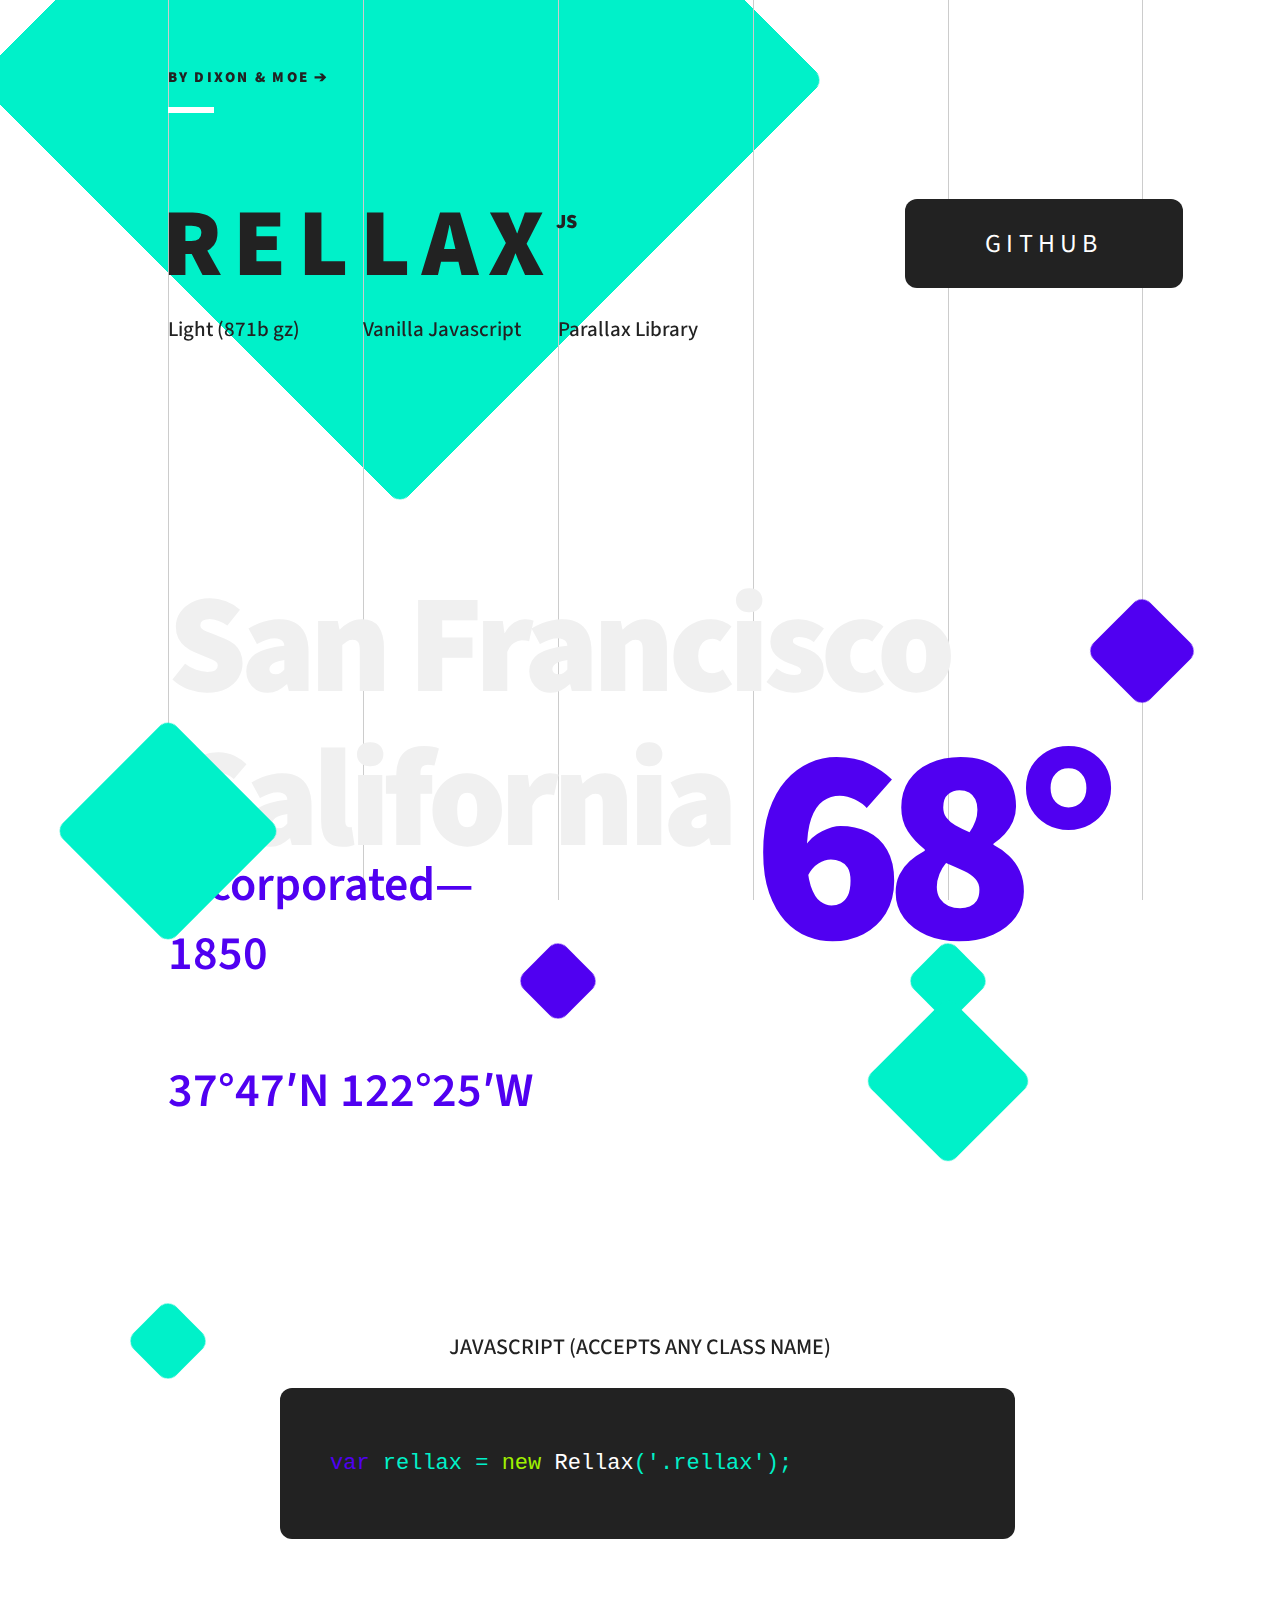
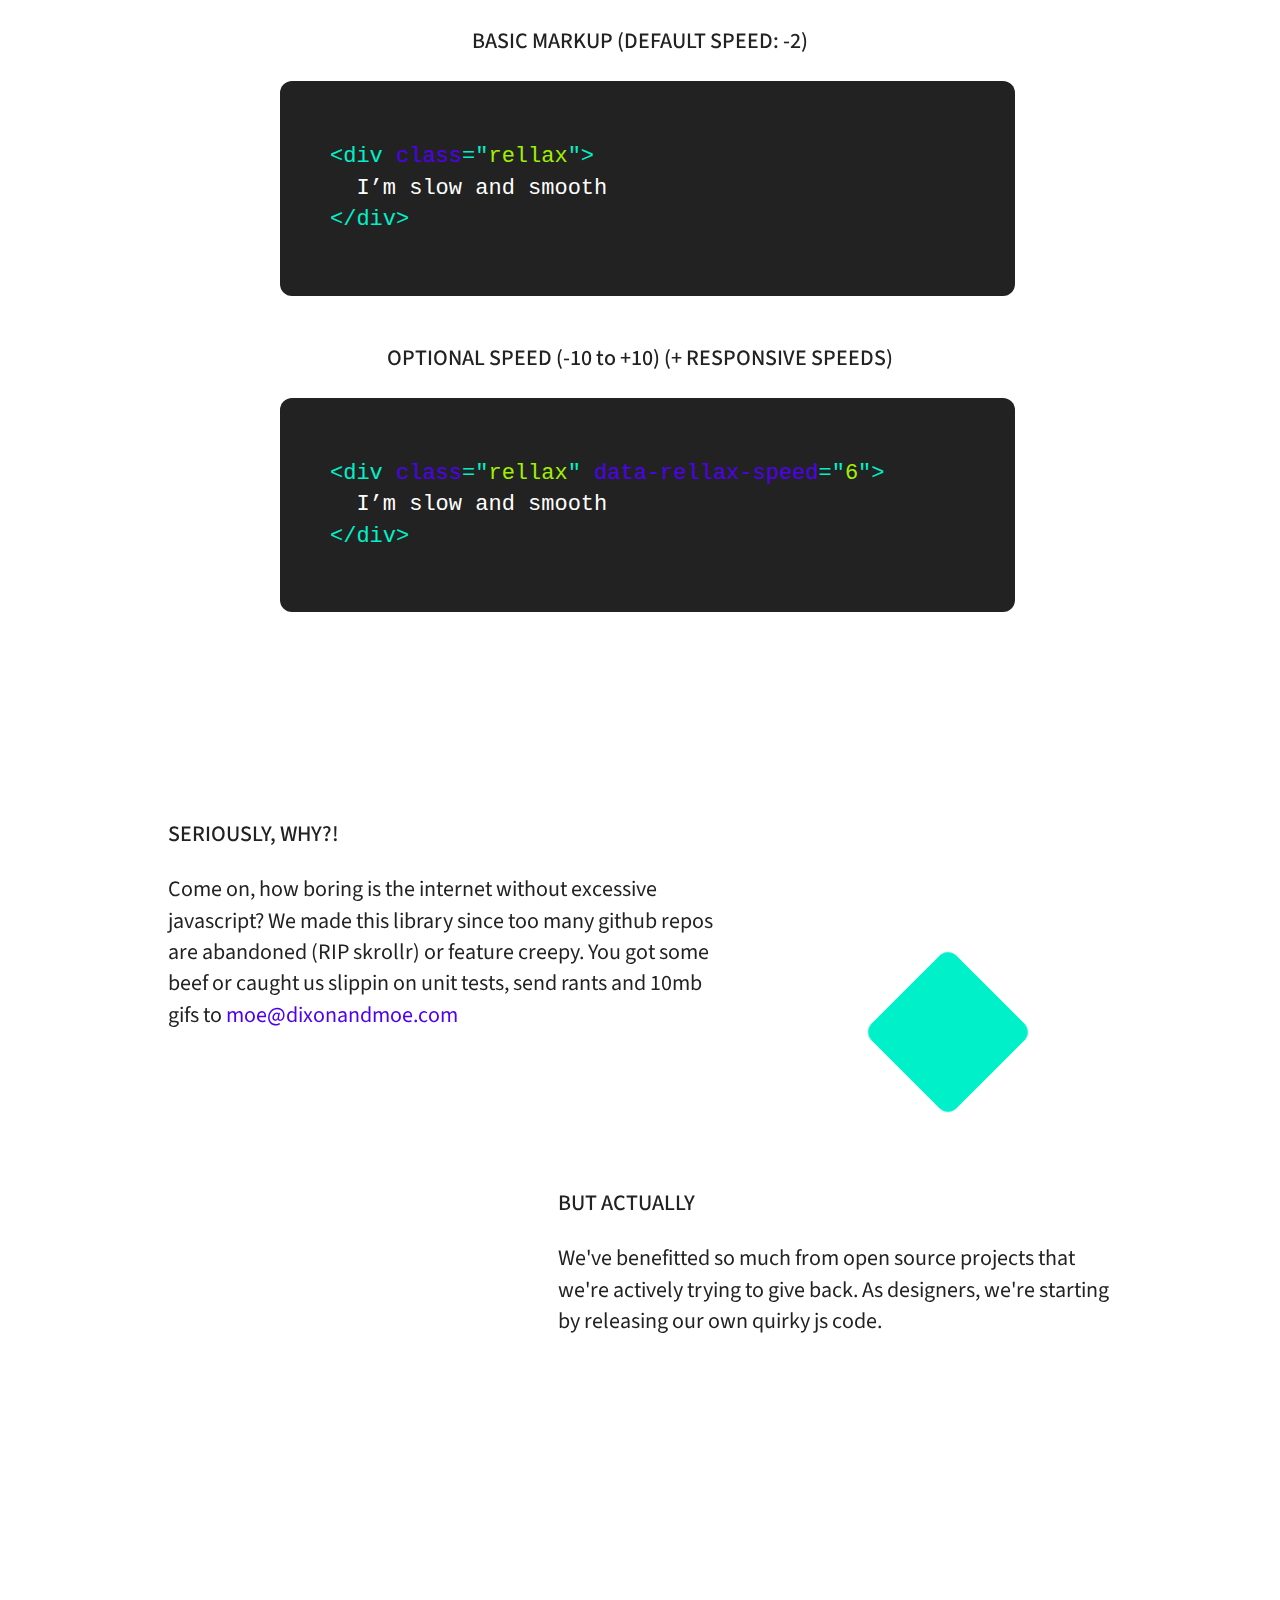
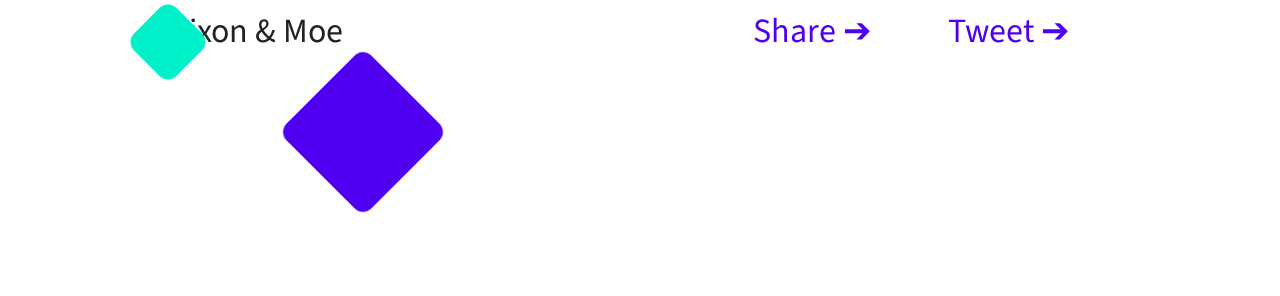
<file: node_modules/rellax/demo.html>
<!DOCTYPE html>
<html lang="en">
  <head>
    <meta charset="utf-8">
    <meta http-equiv="X-UA-Compatible" content="IE=edge,chrome=1">
    <title>Vanilla Javascript Parallax Library - Rellax.js</title>
    <meta name="description" content="">
    <meta name="viewport" content="width=device-width">

    <link href='https://fonts.googleapis.com/css?family=Source+Sans+Pro:600,700,900' rel='stylesheet' type='text/css'>

    <!-- Booooooootstrap -->
    <link rel="stylesheet" href="css/bootstrap.min.css">

    <!-- Styles -->
    <link rel="stylesheet" type="text/css" href="css/main.css">

    <!--[if lt IE 9]>
    <script src="//html5shiv.googlecode.com/svn/trunk/html5.js"></script>
    <script>window.html5 || document.write('<script src="js/vendor/html5shiv.js"><\/script>')</script>
    <![endif]-->
  </head>

  <body>
    <div class="grid">
      <div class="container">
        <div class="row">
          <div class="col-md-offset-1 col-md-2">
            <div class="grid-line"></div>
          </div>
          <div class="col-md-2">
            <div class="grid-line"></div>
          </div>
          <div class="col-md-2">
            <div class="grid-line"></div>
          </div>
          <div class="col-md-2">
            <div class="grid-line"></div>
          </div>
          <div class="col-md-2">
            <div class="grid-line" style="margin-right:-30px;border-right:1px solid #ccc"></div>
          </div>
        </div>
      </div>
    </div>

    <div class="fixed-top rellax" data-rellax-speed="-2"
      style="transform: rotate(45deg);"
    >
    </div>

    <main class="main">
      <header>
        <div class="container">
          <div class="row">
            <div class="col-md-offset-1 col-md-11">
              <a href="http://dixonandmoe.com/">
                <h2>BY DIXON & MOE <span>➔</span></h2>
              </a>
              <div class="white-block"></div>
            </div>
          </div>
          <div class="title">
            <div class="row">
              <div class="col-md-offset-1 col-md-6">
                <h1>RELLAX<span>JS</span></h1>
              </div>
              <div class="col-md-4 text-right">
                <a href="https://github.com/dixonandmoe/rellax">GITHUB</a>
              </div>
            </div>
          </div>
          <div class="subtitle">
            <div class="row">
              <div class="col-md-offset-1 col-md-2">
                <h3>Light (871b gz)</h3>
              </div>
              <div class="col-md-2">
                <h3>Vanilla Javascript</h3>
              </div>
              <div class="col-md-2">
                <h3>Parallax Library</h3>
              </div>
            </div>
          </div>
        </div>
      </header>


      <section class="section san-francisco">
        <div class="absolute">
          <div class="container">
            <div class="row">
              <div class="col-md-offset-1 col-md-11">
                <h2 class="rellax" data-rellax-speed="-3">San Francisco<br>California</h2>
              </div>
            </div>
          </div>
        </div>

        <div class="absolute above">
          <div class="container">
            <div class="row">

              <div class="col-md-offset-1 col-md-2">
                <div class="lg-green rellax"
                  data-rellax-speed="2"
                  style="transform: rotate(45deg);">
                </div>
                <div class="sm-green rellax"
                  data-rellax-speed="5"
                  style="transform: rotate(45deg);">
                </div>
              </div>

              <div class="col-md-offset-2 col-md-1">
                <div class="sm-purple rellax"
                  data-rellax-speed="2"
                  style="transform: rotate(45deg);">
                </div>
              </div>

              <div class="col-md-offset-3 col-md-1">
                <div class="xs-green rellax"
                  data-rellax-speed="5"
                  style="transform: rotate(45deg);">
                </div>
                <div class="md-green rellax"
                  data-rellax-speed="1"
                  style="transform: rotate(45deg);">
                </div>
              </div>

              <div class="col-md-1">
                <div class="lg-purple rellax"
                  data-rellax-speed="3"
                  style="transform: rotate(45deg);">
                </div>
              </div>

            </div>
          </div>
        </div>


        <div class="container">

          <div class="row">
            <div class="col-md-offset-1 col-md-5">
              <div class="date">
                Incorporated—<br>
                1850<br><br>
                37°47′N 122°25′W
              </div>
            </div>
            <div class="col-md-offset-1 col-md-4">
              <div class="temp">
                68°
              </div>
            </div>
          </div>
        </div>


      </section>


      <section class="section">

      </section>


      <section class="section">
        <div style="margin-top: 200px">
          <div class="container">

              <div class="row">
                <div class="col-md-12 text-center">
                  <h4>JAVASCRIPT (ACCEPTS ANY CLASS NAME)</h4>
                </div>
              </div>

              <div class="row">
                <div class="col-md-offset-2 col-md-8">
                  <div class="text-editor">
                    <code>
                      <span class="purple">var</span> rellax = <span class="green">new</span> <span class="white">Rellax</span>('.rellax');
                    </code>
                  </div>
                </div>
              </div>


              <div class="row">
                <div class="col-md-12 text-center" style="margin-top:80px">
                  <h4>BASIC MARKUP (DEFAULT SPEED: -2)</h4>
                </div>
              </div>

              <div class="row">
                <div class="col-md-offset-2 col-md-8">
                  <div class="text-editor">
                    <code>
                      &lt;div <span class="purple">class</span>="<span class="green">rellax</span>"&gt;<br>
                      <span class="white">&nbsp;&nbsp;I’m slow and smooth</span><br>
                      &lt;/div&gt;
                    </code>
                  </div>
                </div>
              </div>


              <div class="row">
                <div class="col-md-12 text-center" style="margin-top:40px">
                  <h4>OPTIONAL SPEED (-10 to +10) (+ RESPONSIVE SPEEDS)</h4>
                </div>
              </div>

              <div class="row">
                <div class="col-md-offset-2 col-md-8">
                  <div class="text-editor">
                    <code>
                      &lt;div <span class="purple">class</span>="<span class="green">rellax</span>" <span class="purple">data-rellax-speed</span>="<span class="green">6</span>"&gt;<br>
                      <span class="white">&nbsp;&nbsp;I’m slow and smooth</span><br>
                      &lt;/div&gt;
                    </code>
                  </div>
                </div>
              </div>

          </div>
        </div>
      </section>



      <section class="section">

        <div class="absolute above" style="pointer-events: none;">
          <div class="container">
            <div class="row">

              <div class="col-md-offset-1 col-md-2">
                <div class="bt-green rellax"
                  data-rellax-speed="5"
                  style="transform: rotate(45deg);">
                </div>
              </div>

              <div class="col-md-offset-0 col-md-1">
                <div class="md-dixonandmoe rellax"
                  data-rellax-speed="2"
                  style="transform: rotate(45deg);">
                </div>
              </div>

              <div class="col-md-offset-5 col-md-1">
                <div class="md-twitter rellax"
                  data-rellax-speed="1"
                  style="transform: rotate(45deg);">
                </div>
              </div>

              <div class="col-md-1">
                <div class="md-facebook rellax"
                  data-rellax-speed="3"
                  data-rellax-percentage="0.5"
                  style="transform: rotate(45deg);">
                </div>
              </div>

            </div>
          </div>
        </div>

        <div class="copy" style="margin-top: 200px;margin-bottom: 500px">
          <div class="container">
            <div class="row">
              <div class="col-md-offset-1 col-md-6">
                <h4>SERIOUSLY, WHY?!</h4>
                <p>Come on, how boring is the internet without excessive javascript? We made this library since too many github repos are abandoned (RIP skrollr) or feature creepy. You got some beef or caught us slippin on unit tests, send rants and 10mb gifs to <a href="mailto:moe@dixonandmoe.">moe@dixonandmoe.com</a></p>
              </div>
            </div>

            <div class="row" style="margin-top: 140px">
              <div class="col-md-offset-5 col-md-6">
                <h4>BUT ACTUALLY</h4>
                <p>We've benefitted so much from open source projects that we're actively trying to give back. As designers, we're starting by releasing our own quirky js code.</p>
              </div>
            </div>
          </div>
        </div>
      </section>

      <section class="share">
        <div class="container">
          <div class="row">
            <div class="col-md-offset-1 col-md-3">
              <a class="dam" href="http://dixonandmoe.com/">Dixon &amp; Moe</a>
            </div>
            <div class="col-md-offset-3 col-md-2">
              <a href="https://www.facebook.com/sharer/sharer.php?u=http://dixonandmoe.com/rellax/">Share <span>➔</span></a>
            </div>
            <div class="col-md-offset-0 col-md-2">
              <a href="https://twitter.com/share?url=http://dixonandmoe.com/rellax/">Tweet <span>➔</span></a>
            </div>
          </div>
        </div>
      </section>

    </main>


    <!-- javascript -->
    <script type="text/javascript" src="rellax.js"></script>
    <script>
    	var rellax = new Rellax('.rellax', {
        // center: true
        callback: function(position) {
            // callback every position change
            console.log(position);
        }
      });
    </script>



  </body>
</html>
</file>
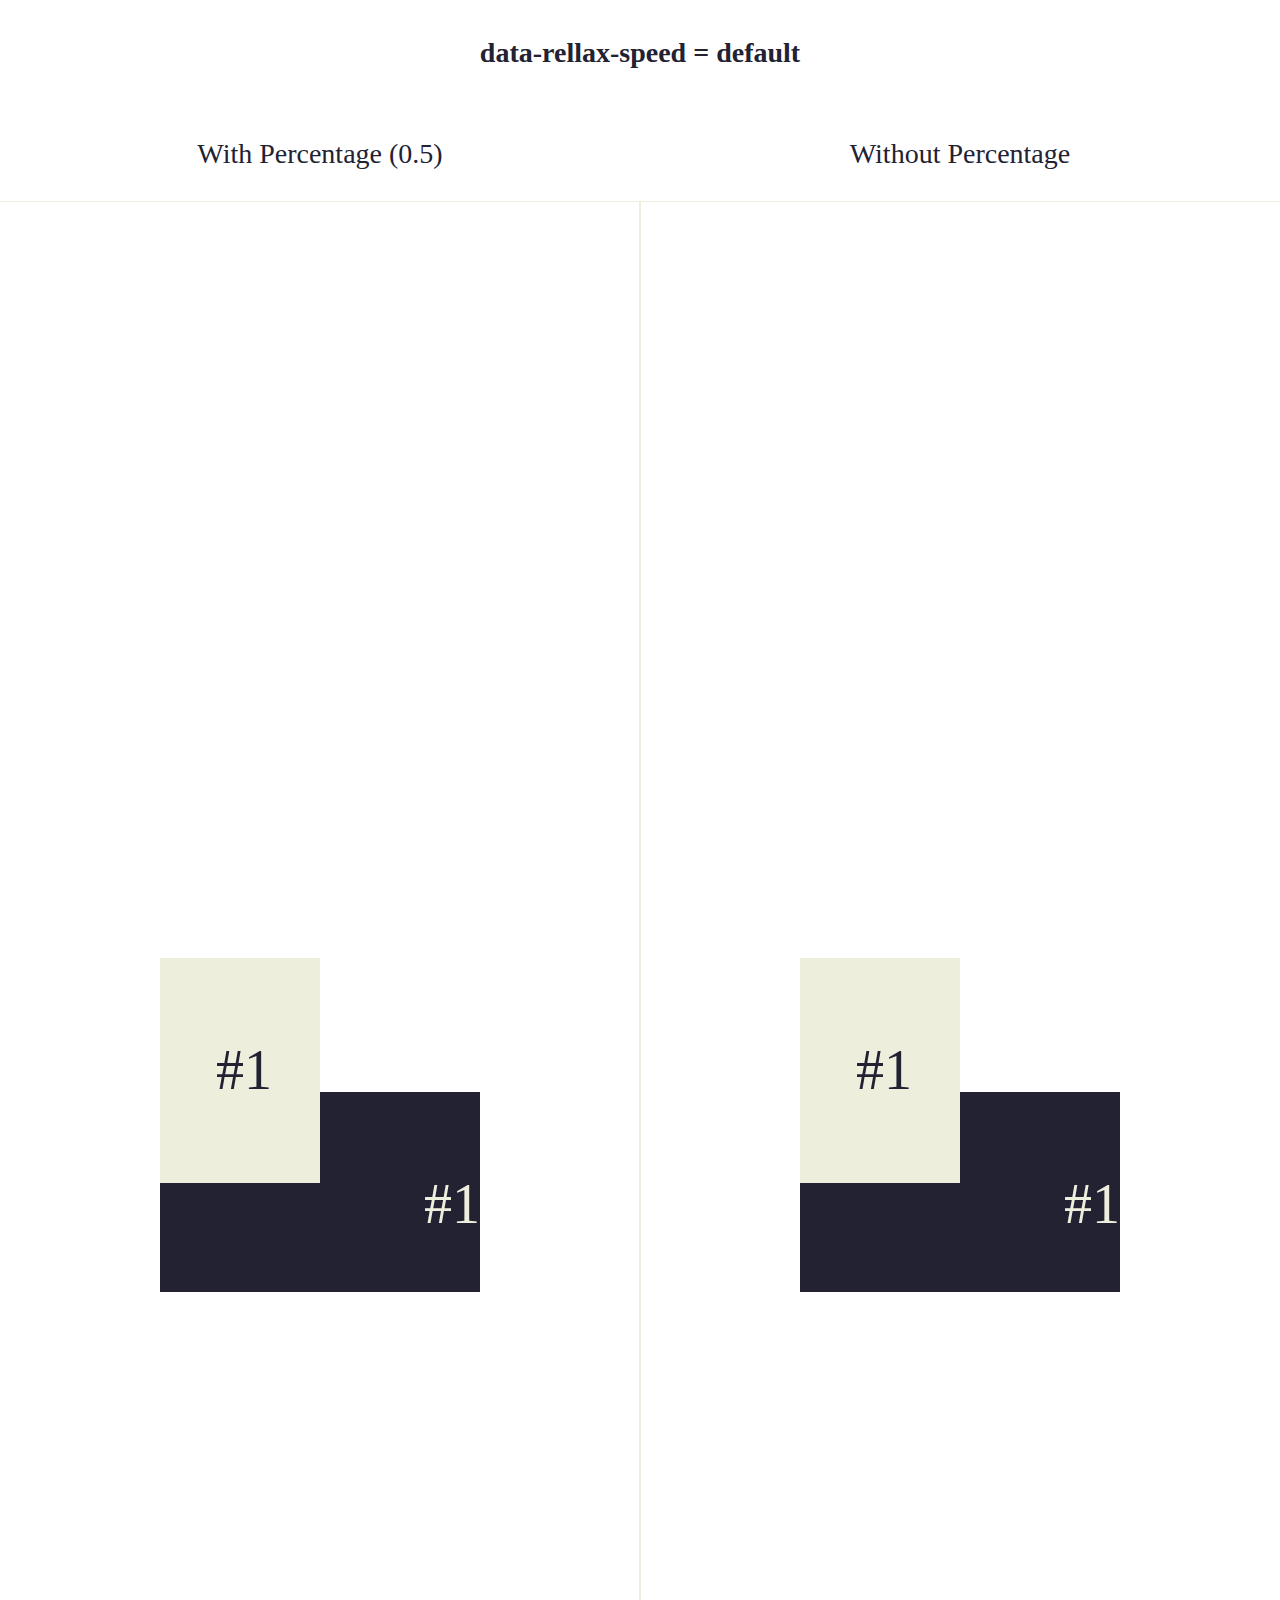
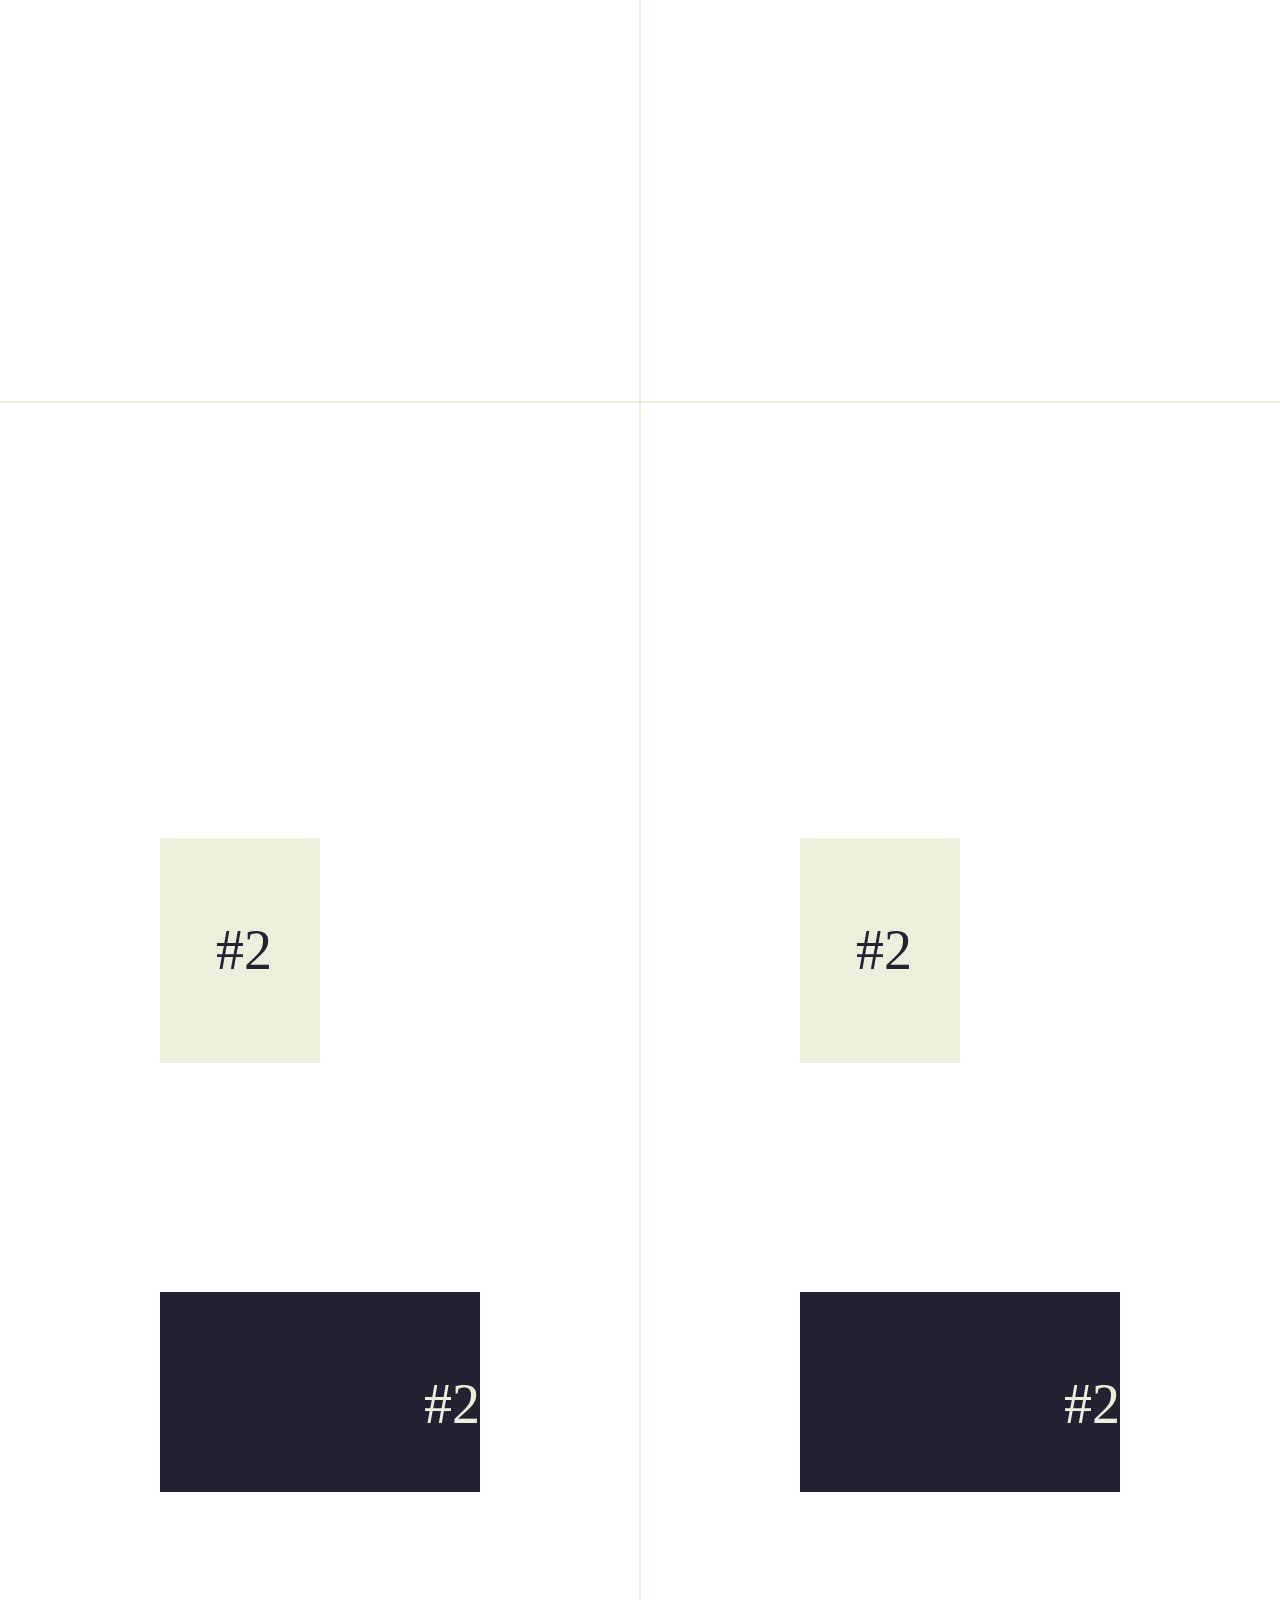
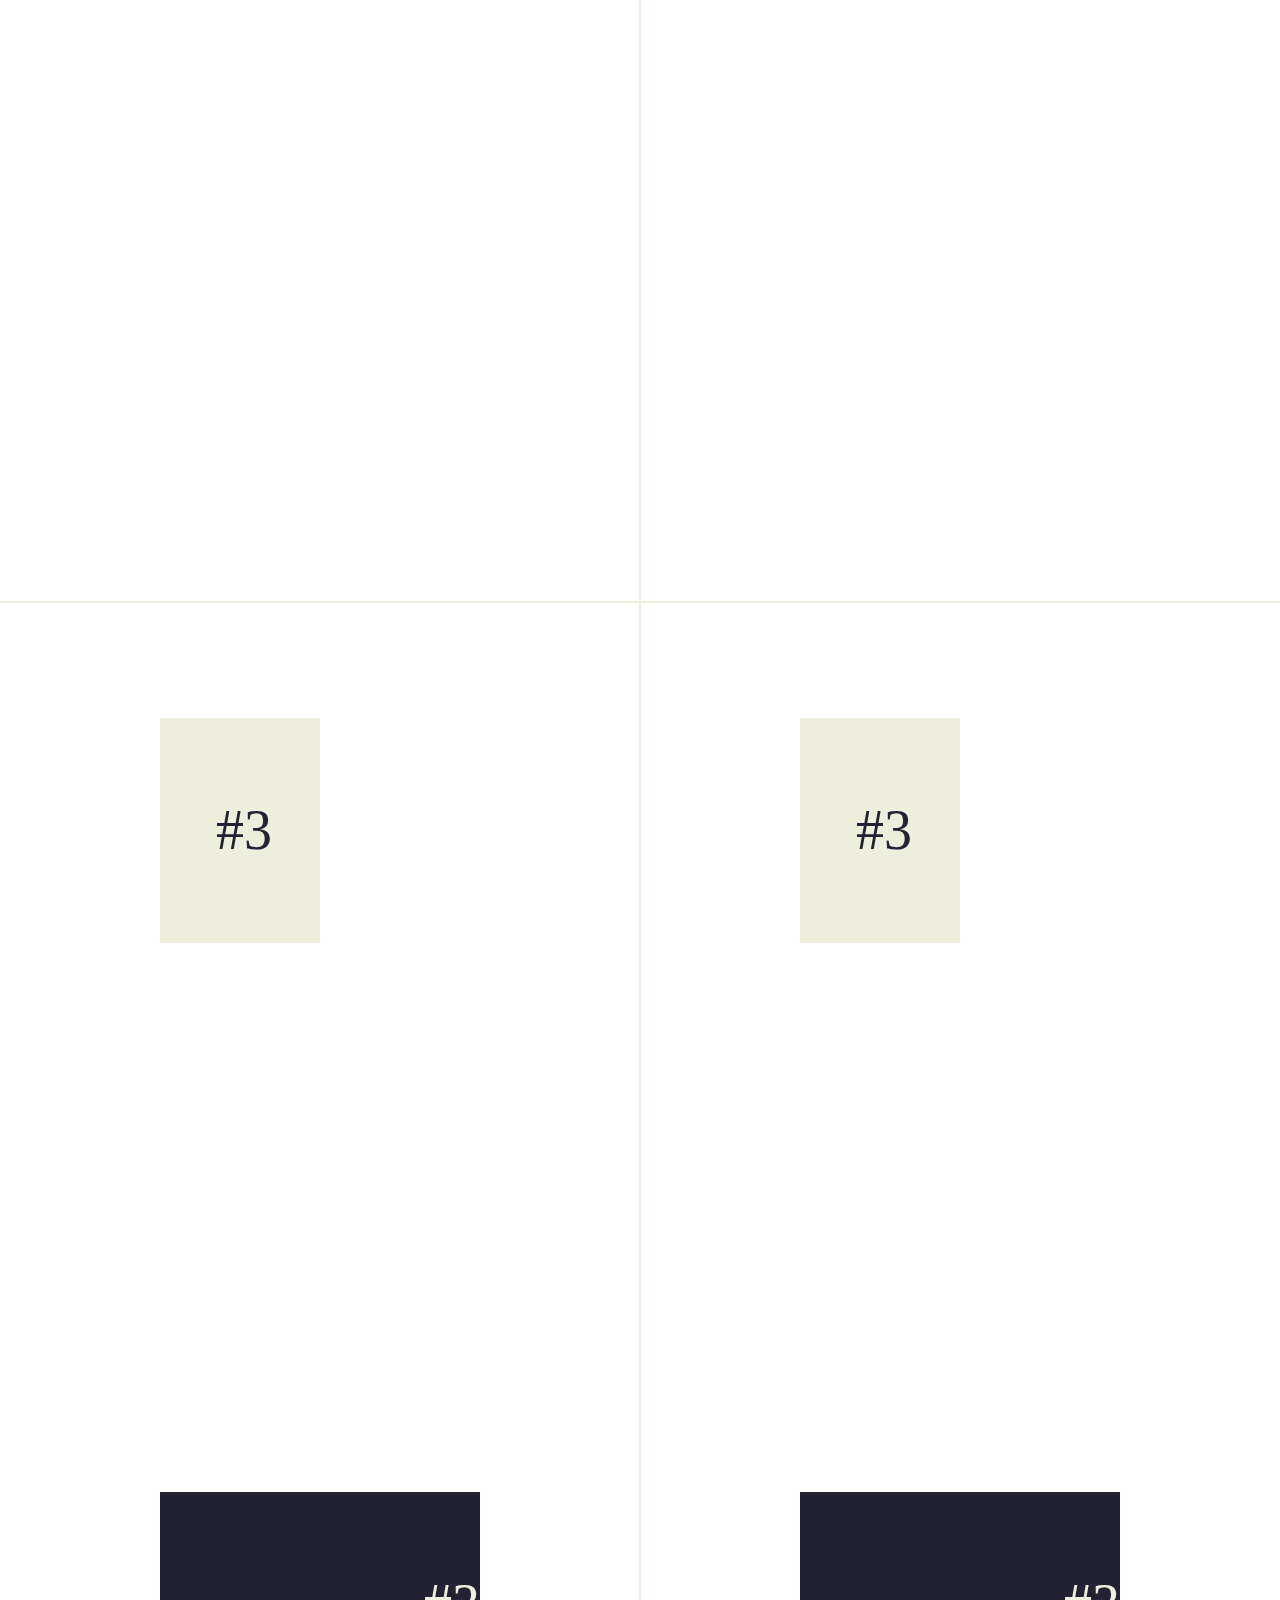
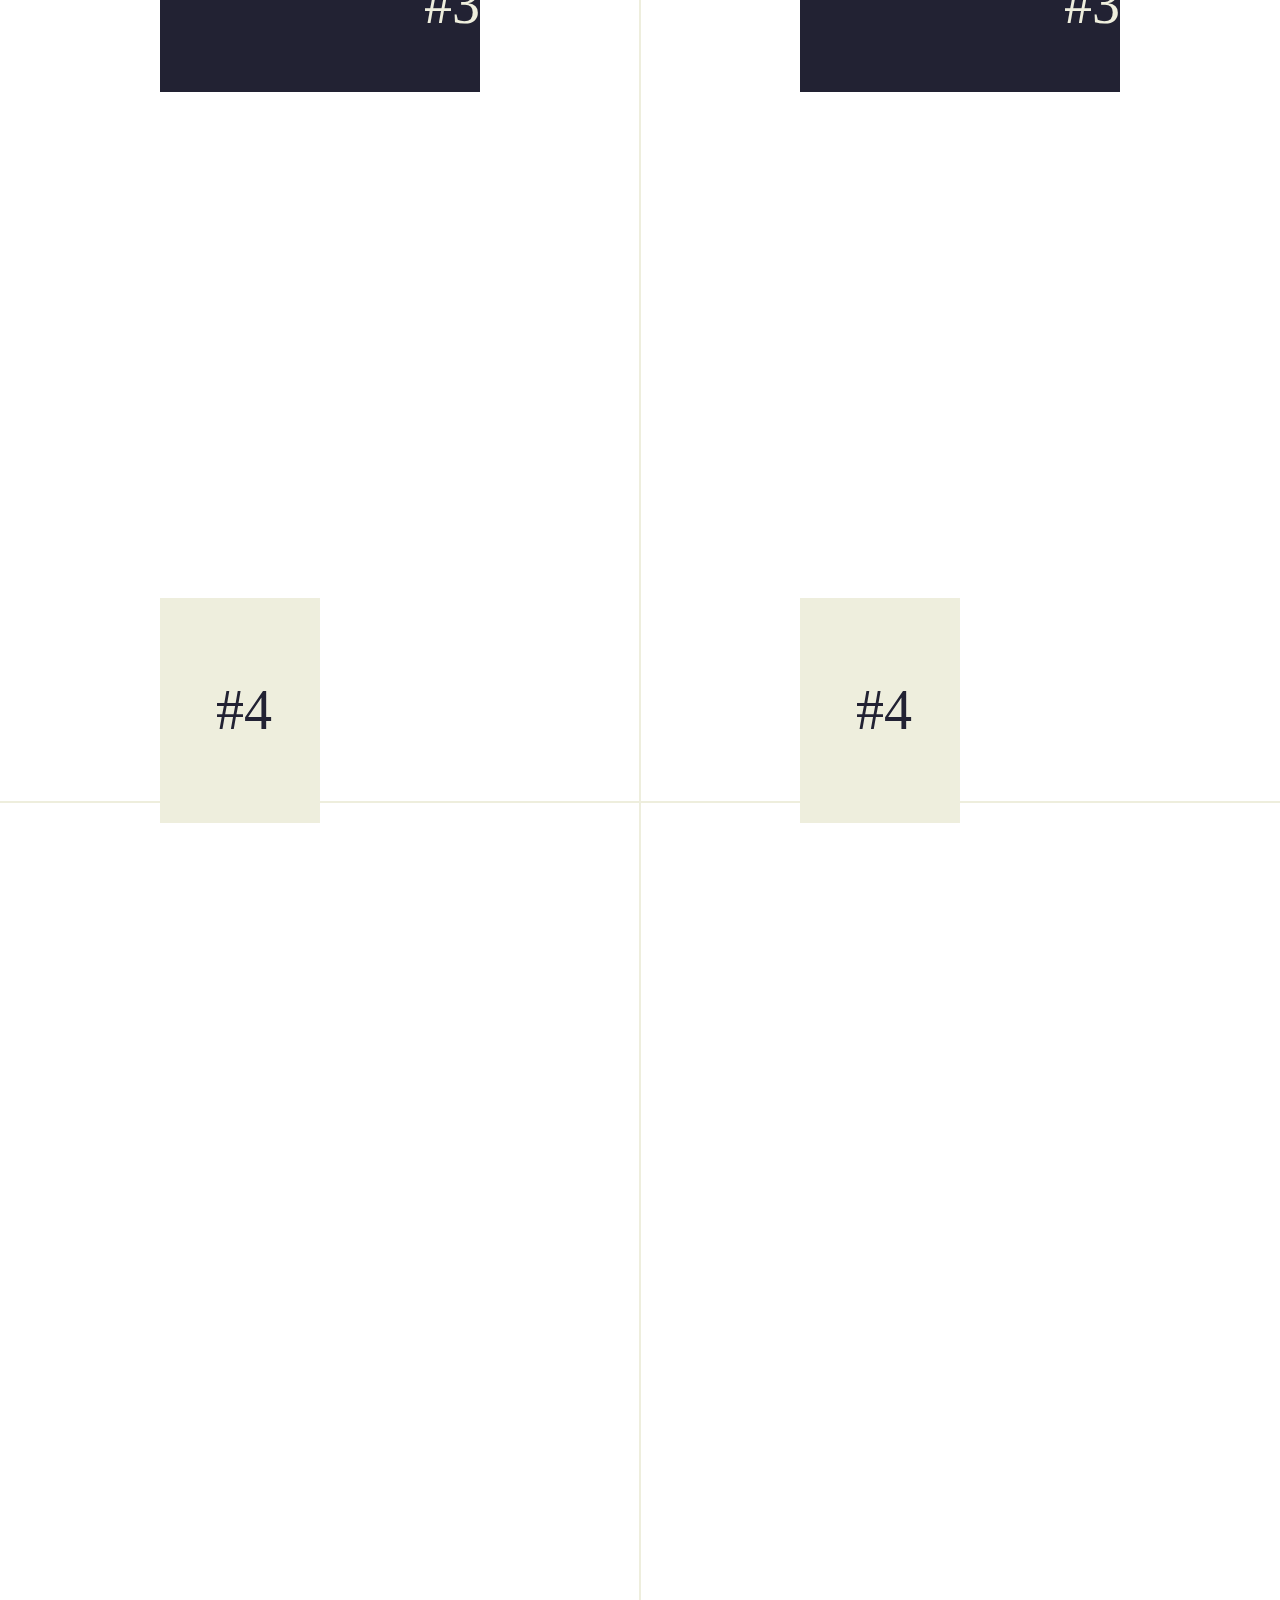
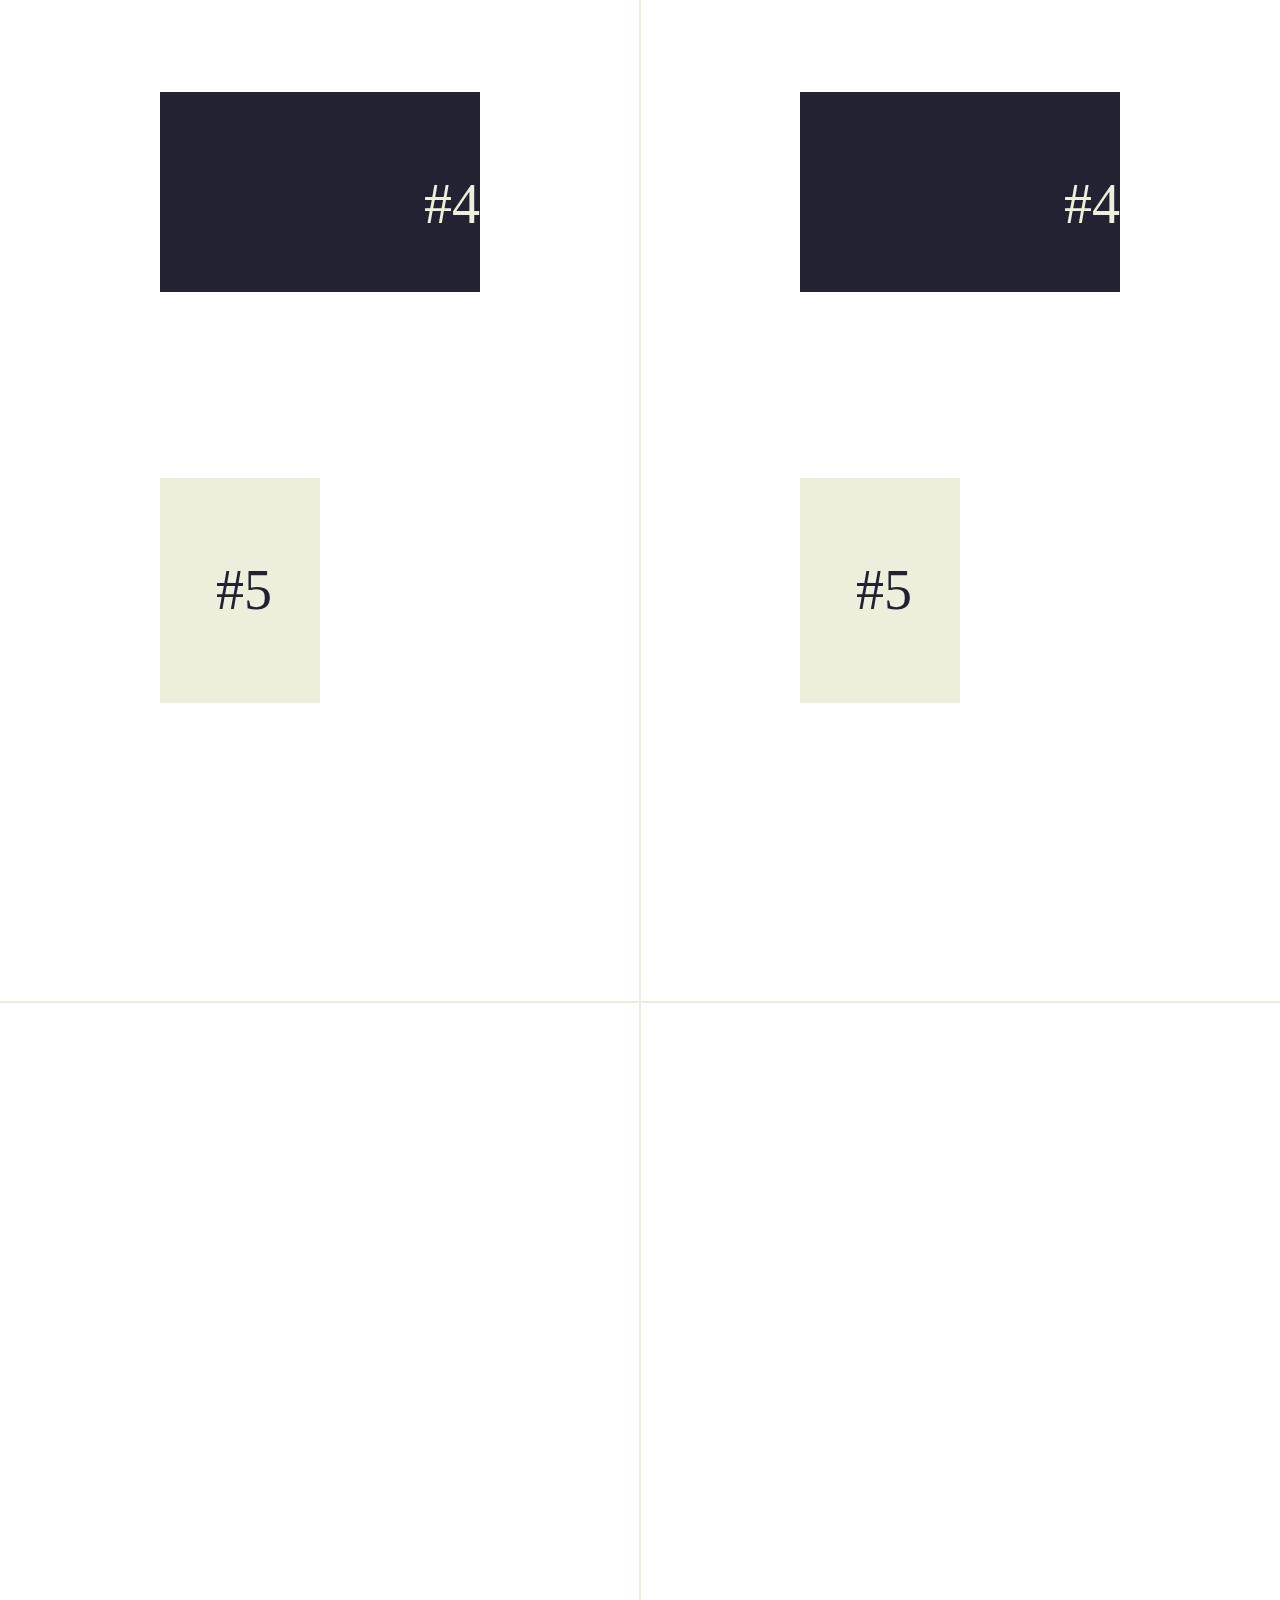
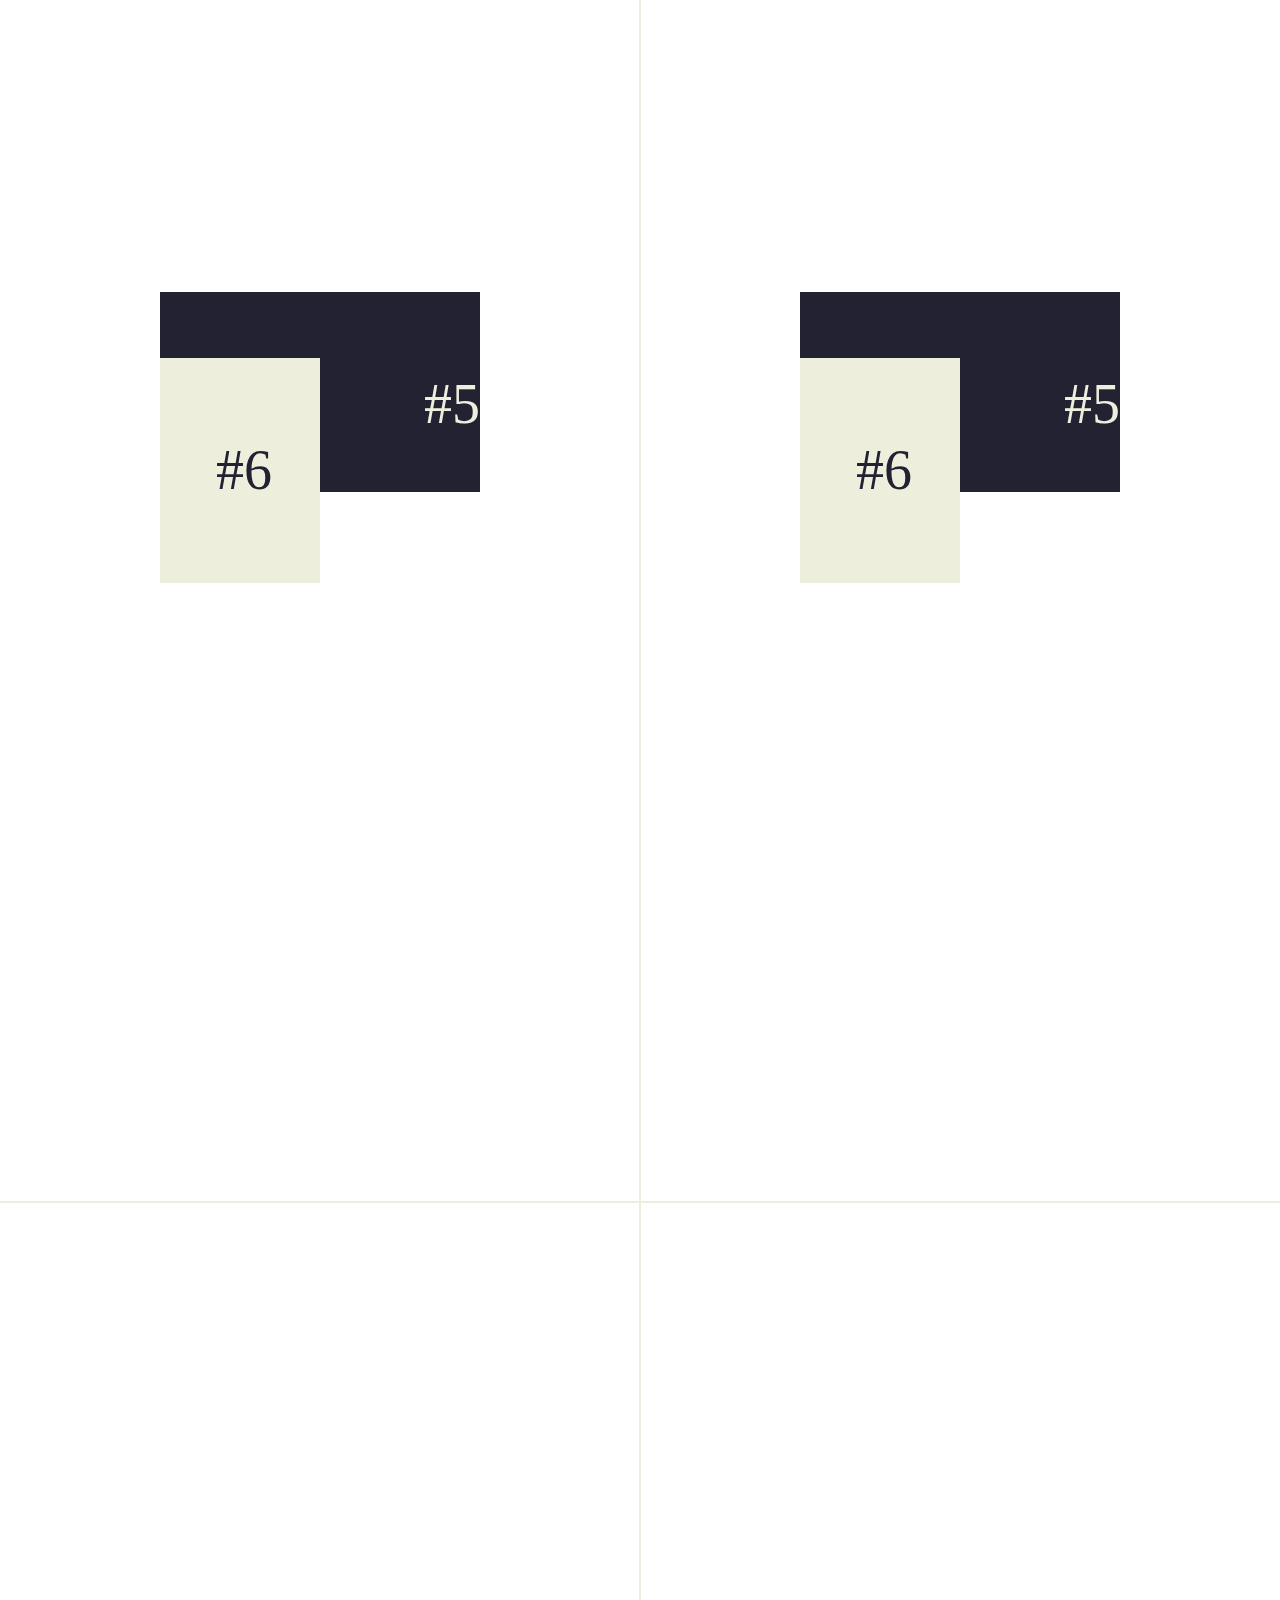
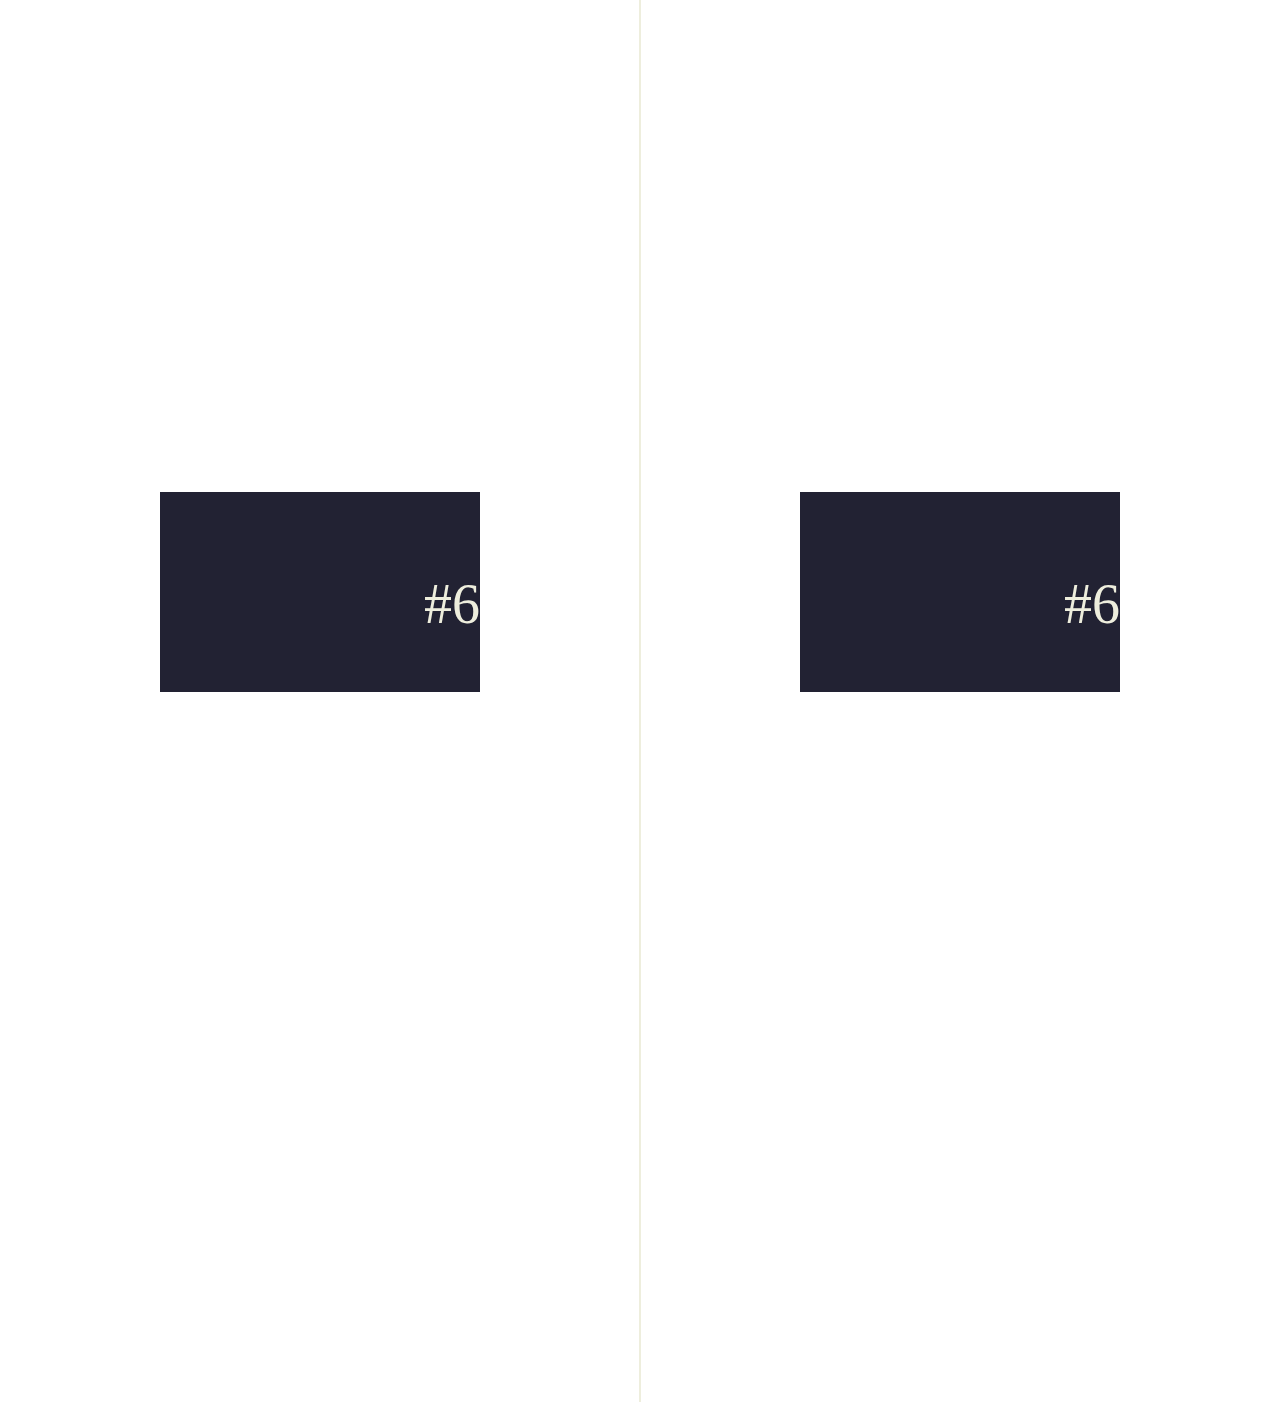
<file: node_modules/rellax/tests/center.html>
<!DOCTYPE html>
<html lang="en">
<head>
	<meta charset="UTF-8">
	<meta name="viewport" content="width=device-width, initial-scale=1.0">
	<meta http-equiv="X-UA-Compatible" content="IE=edge">
	<title></title>
	<style>
		html, body{
			color: #223;
			font-size: 21pt;
			margin: 0; padding: 0;
		}
		nav{
			font-size: 21pt;
			line-height: 1.5em;
			position: fixed;
			bottom: 0; left: 0;
		}
		nav a{ color: inherit; }

		.col{
			text-align: center;
			width: 50%;
			float: left;
			box-sizing: border-box;
		}

		h4{ text-align: center;}

		.container{
			display: flex;
			align-items: center;
			outline: 1px solid #eed;
			font-size: 42pt;
			/*padding: 37.5vh 12.5vw;*/
			padding: 0 12.5vw;
			height: 200vh;
		}
		.block{
			background: #223;
			color: #eed;
			line-height: 25vh;
			text-align: right;
			/*padding: 0 42pt;*/
			margin-top: 20vh;
			height: 200px;
			width: 400px;
			position: relative;
		}
		span{
			background: #eed;
			color: #223;
			line-height: 25vh;
			text-align: left;
			padding: 0 42pt;
			display: block;
			width: 50%;
			position: absolute;
			top: 0; left: 0;
			box-sizing: border-box;
		}
	</style>
</head>
<body>
	<h4>data-rellax-speed = default</h4>
	<section>
		<div class="col">
			<br>With Percentage (0.5) <br><br>
			<div id="21" class="container"><div class="block">#1<span class="rellax" data-rellax-percentage="0.5">#1</span></div></div>
			<div id="22" class="container"><div class="block">#2<span class="rellax" data-rellax-percentage="0.5">#2</span></div></div>
			<div id="23" class="container"><div class="block">#3<span class="rellax" data-rellax-percentage="0.5">#3</span></div></div>
			<div id="24" class="container"><div class="block">#4<span class="rellax" data-rellax-percentage="0.5" style="transition: transform 10s cubic-bezier(0,1,.5,1);">#4</span></div></div>
			<div id="25" class="container"><div class="block">#5<span class="rellax" data-rellax-percentage="0.5" style="transition: transform 10s cubic-bezier(0,1,.5,1);">#5</span></div></div>
			<div id="26" class="container"><div class="block">#6<span class="rellax" data-rellax-percentage="0.5" style="transition: transform 10s cubic-bezier(0,1,.5,1);">#6</span></div></div>
		</div>
		<div class="col">
			<br>Without Percentage <br><br>
			<div id="21" class="container"><div class="block">#1<span class="rellax" style="transition: transform 10s cubic-bezier(0,1,.5,1);">#1</span></div></div>
			<div id="22" class="container"><div class="block">#2<span class="rellax" style="transition: transform 10s cubic-bezier(0,1,.5,1);">#2</span></div></div>
			<div id="23" class="container"><div class="block">#3<span class="rellax" style="transition: transform 10s cubic-bezier(0,1,.5,1);">#3</span></div></div>
			<div id="24" class="container"><div class="block">#4<span class="rellax">#4</span></div></div>
			<div id="25" class="container"><div class="block">#5<span class="rellax">#5</span></div></div>
			<div id="26" class="container"><div class="block">#6<span class="rellax">#6</span></div></div>
		</div>
	</section>

	<!-- Scripts -->
	<script src="../rellax.js"></script>
	<script>
		var rellax = new Rellax('.rellax', {center: true});
	</script>
</body>
</html>
</file>
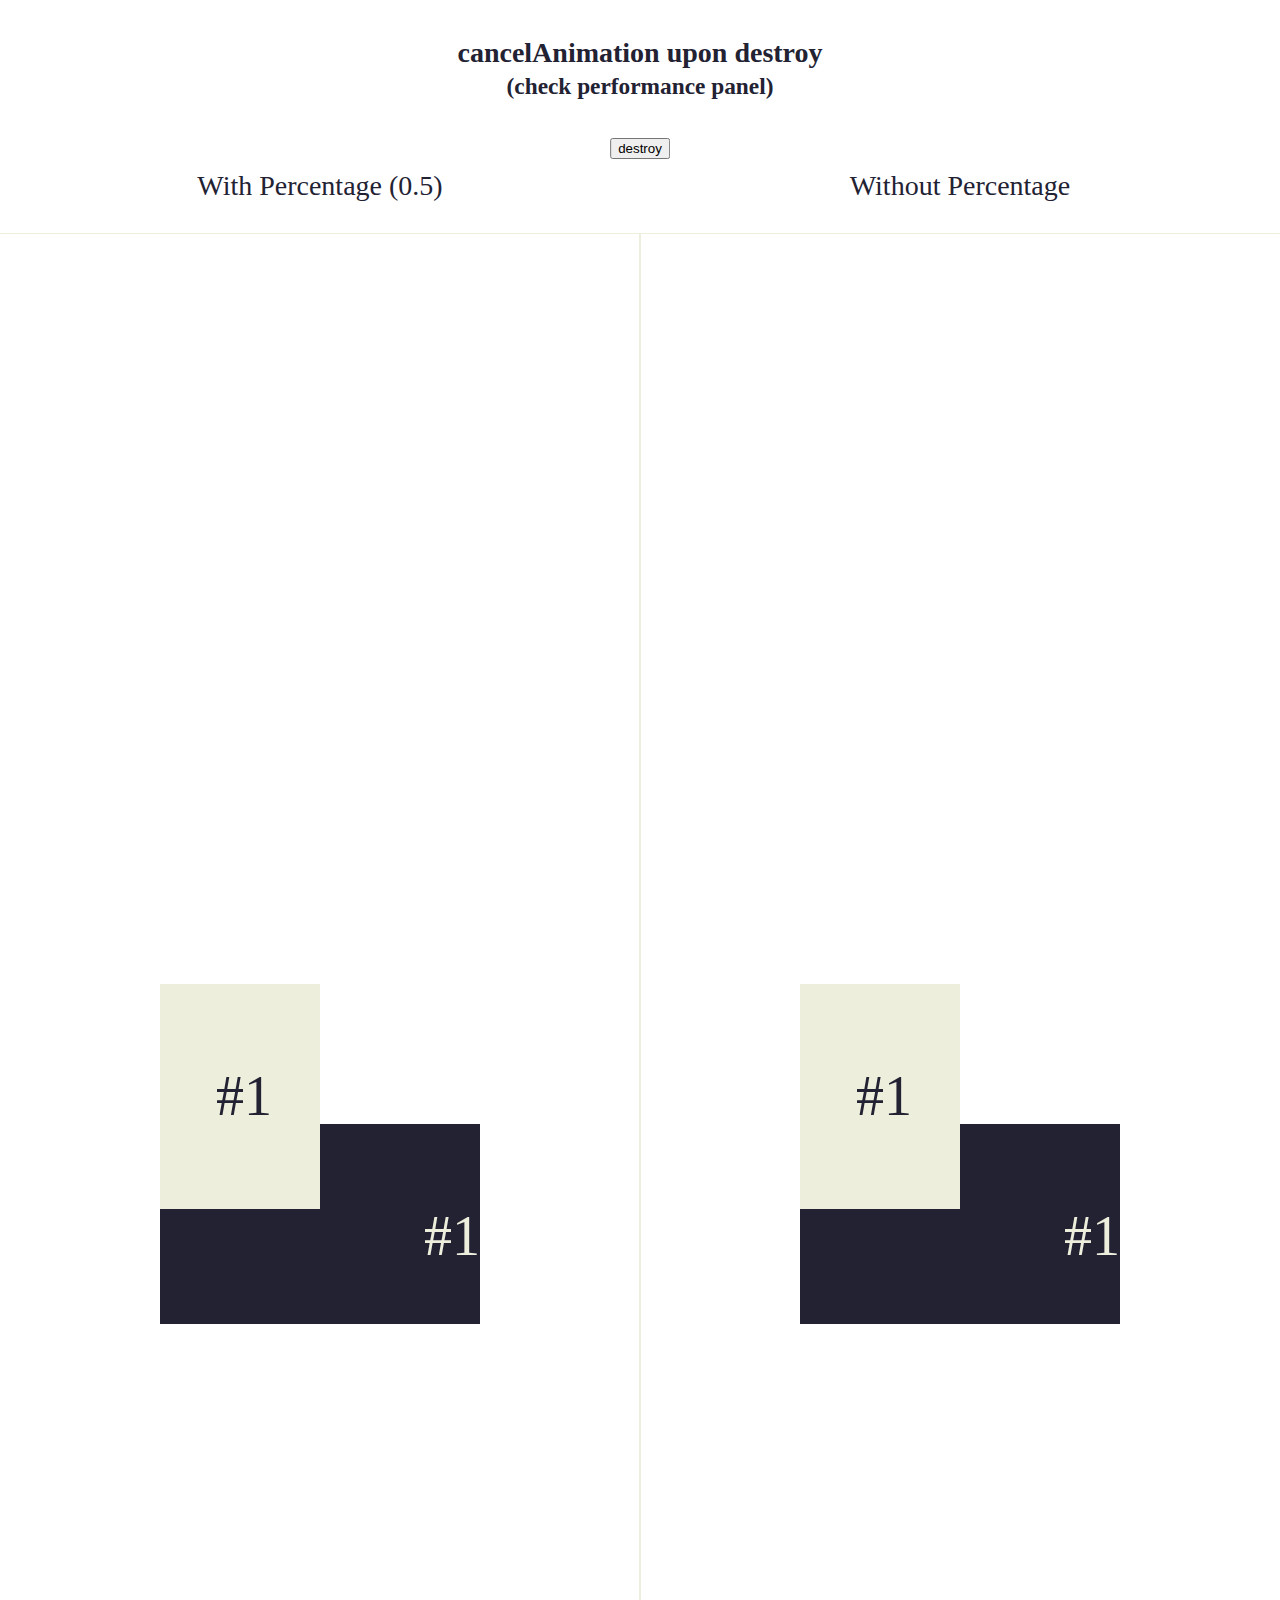
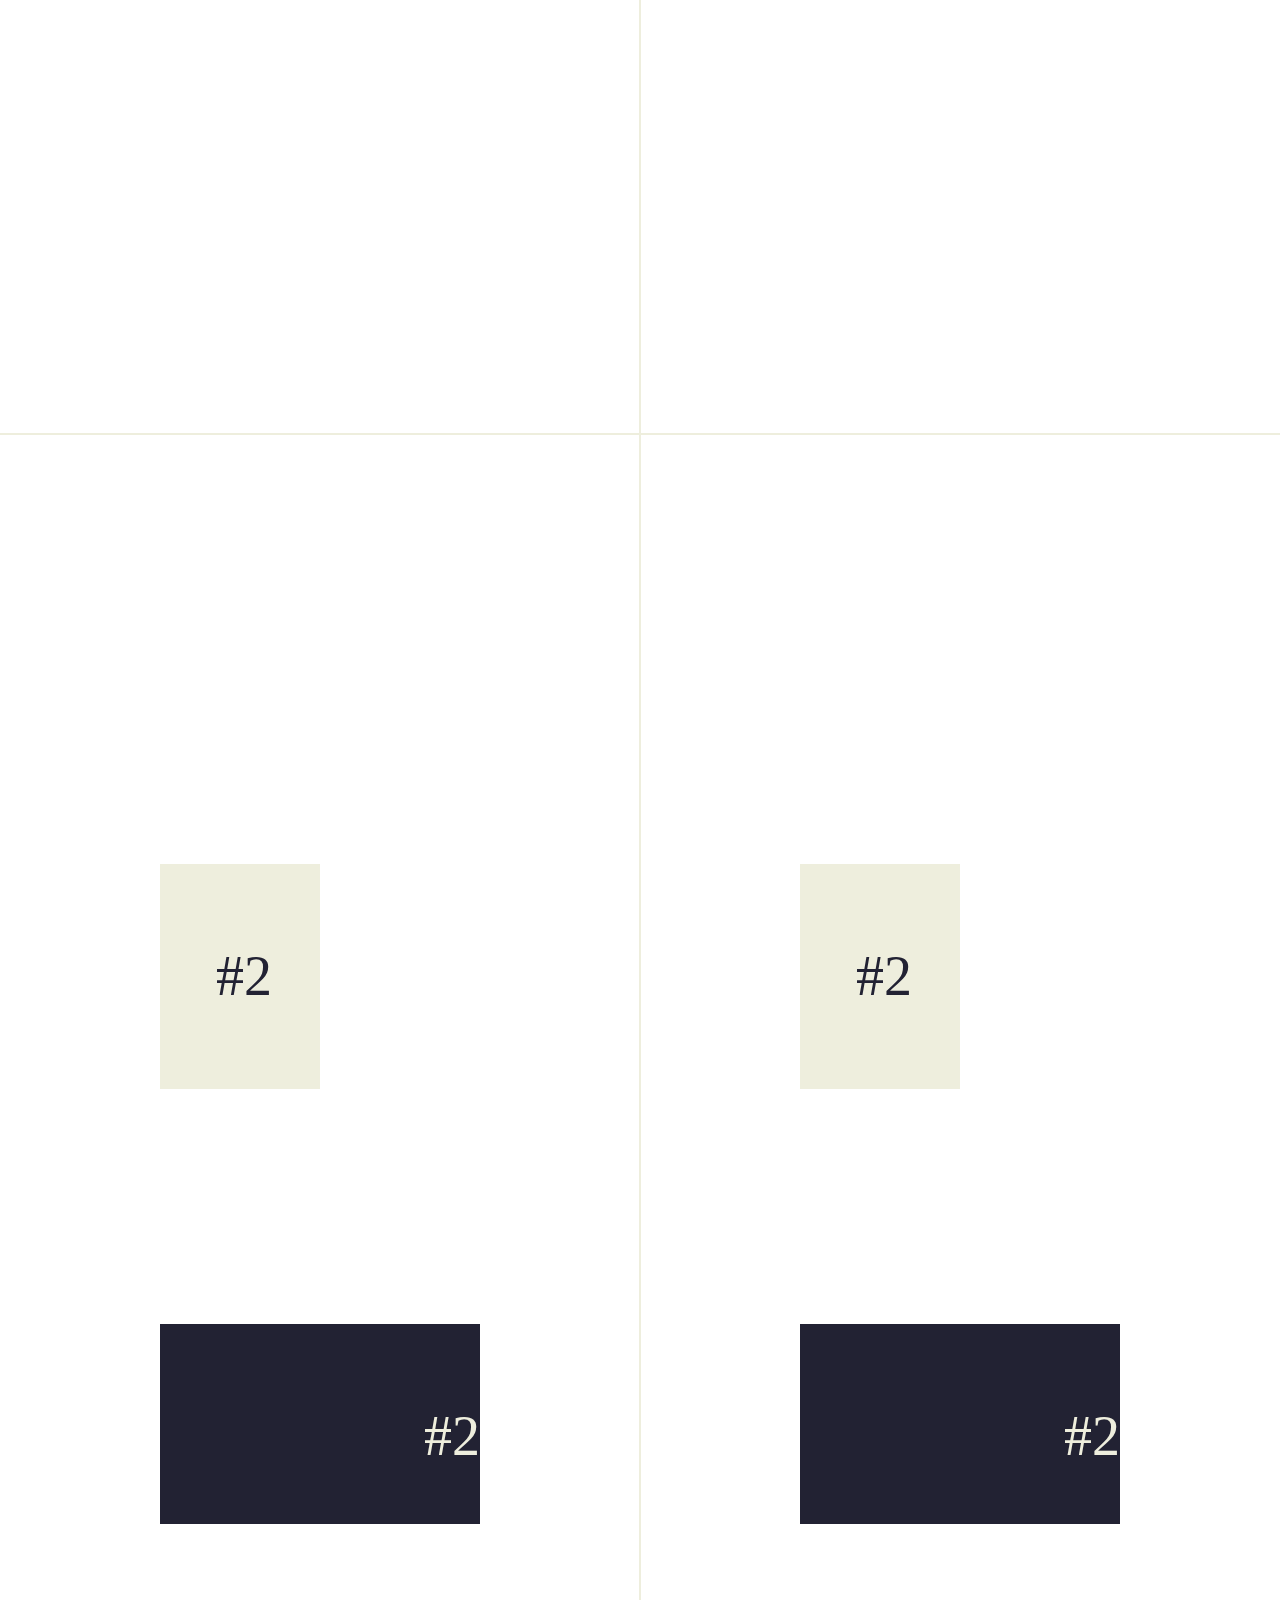
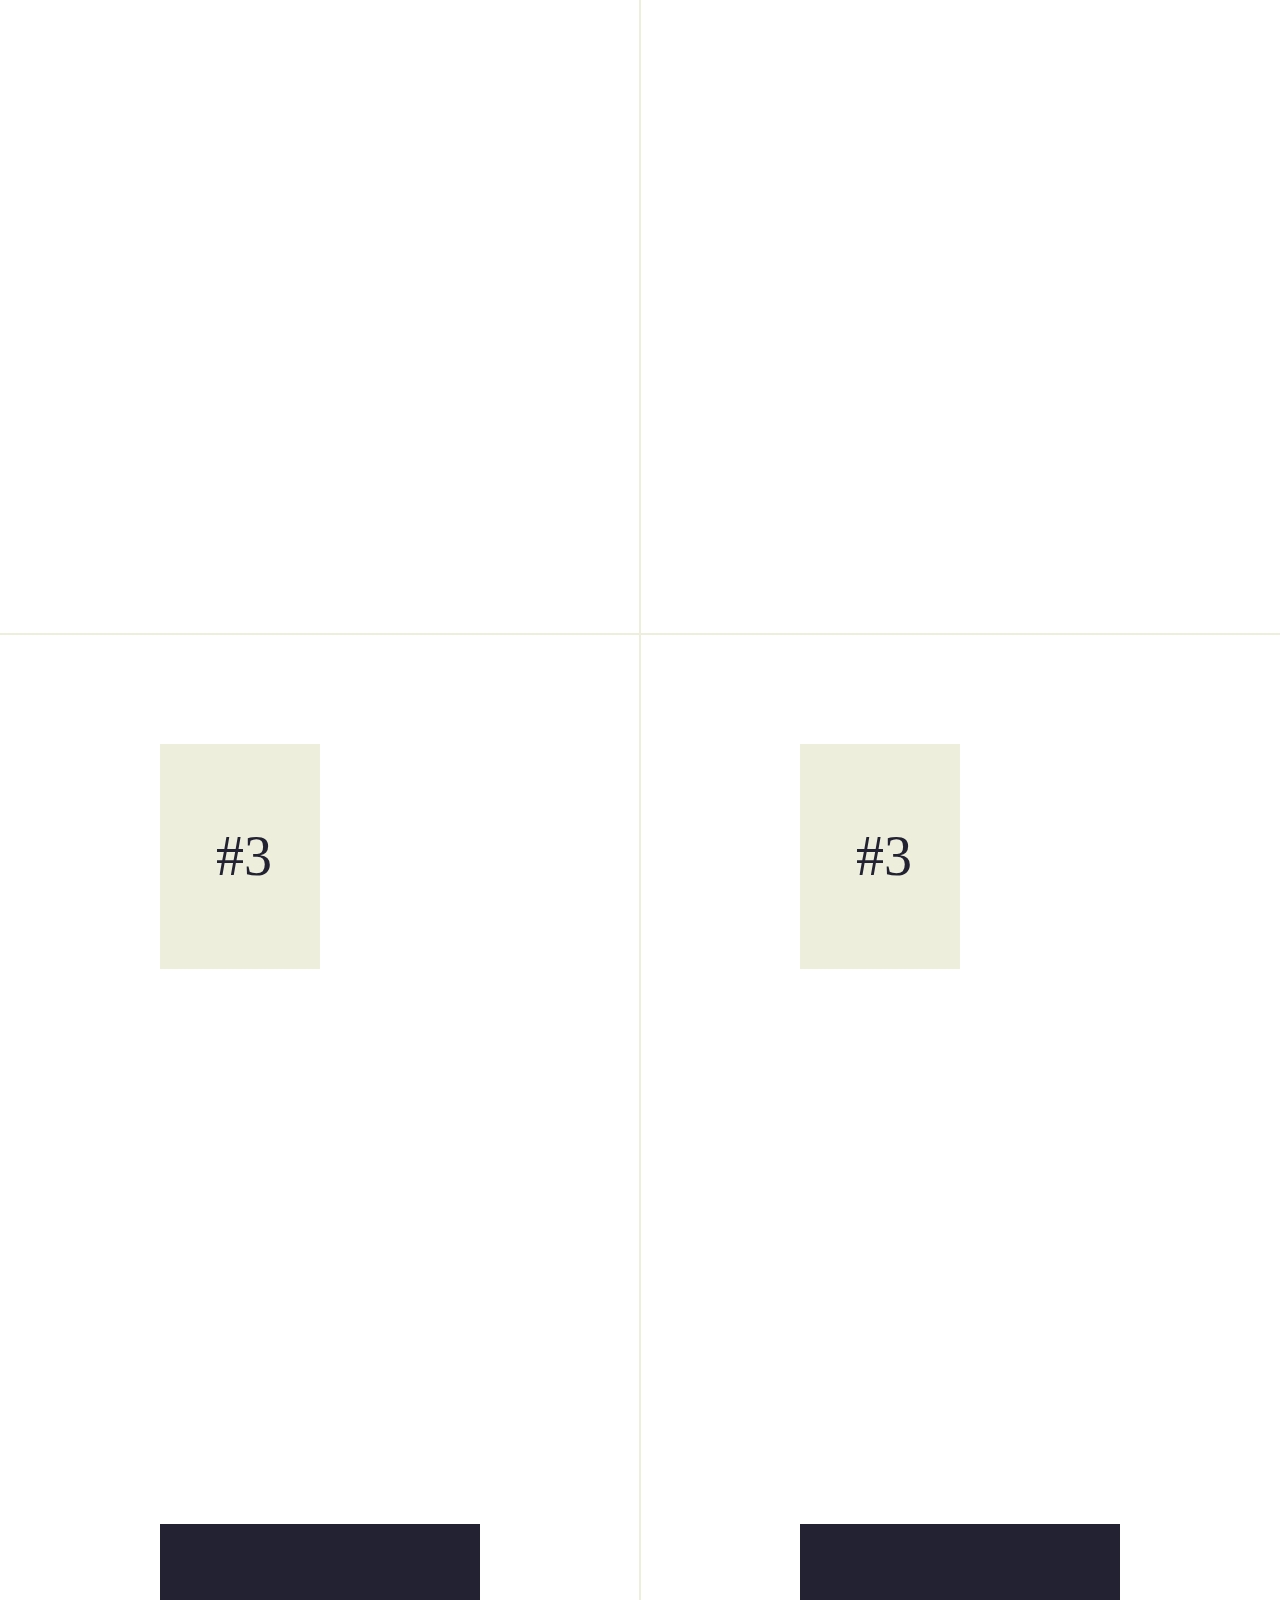
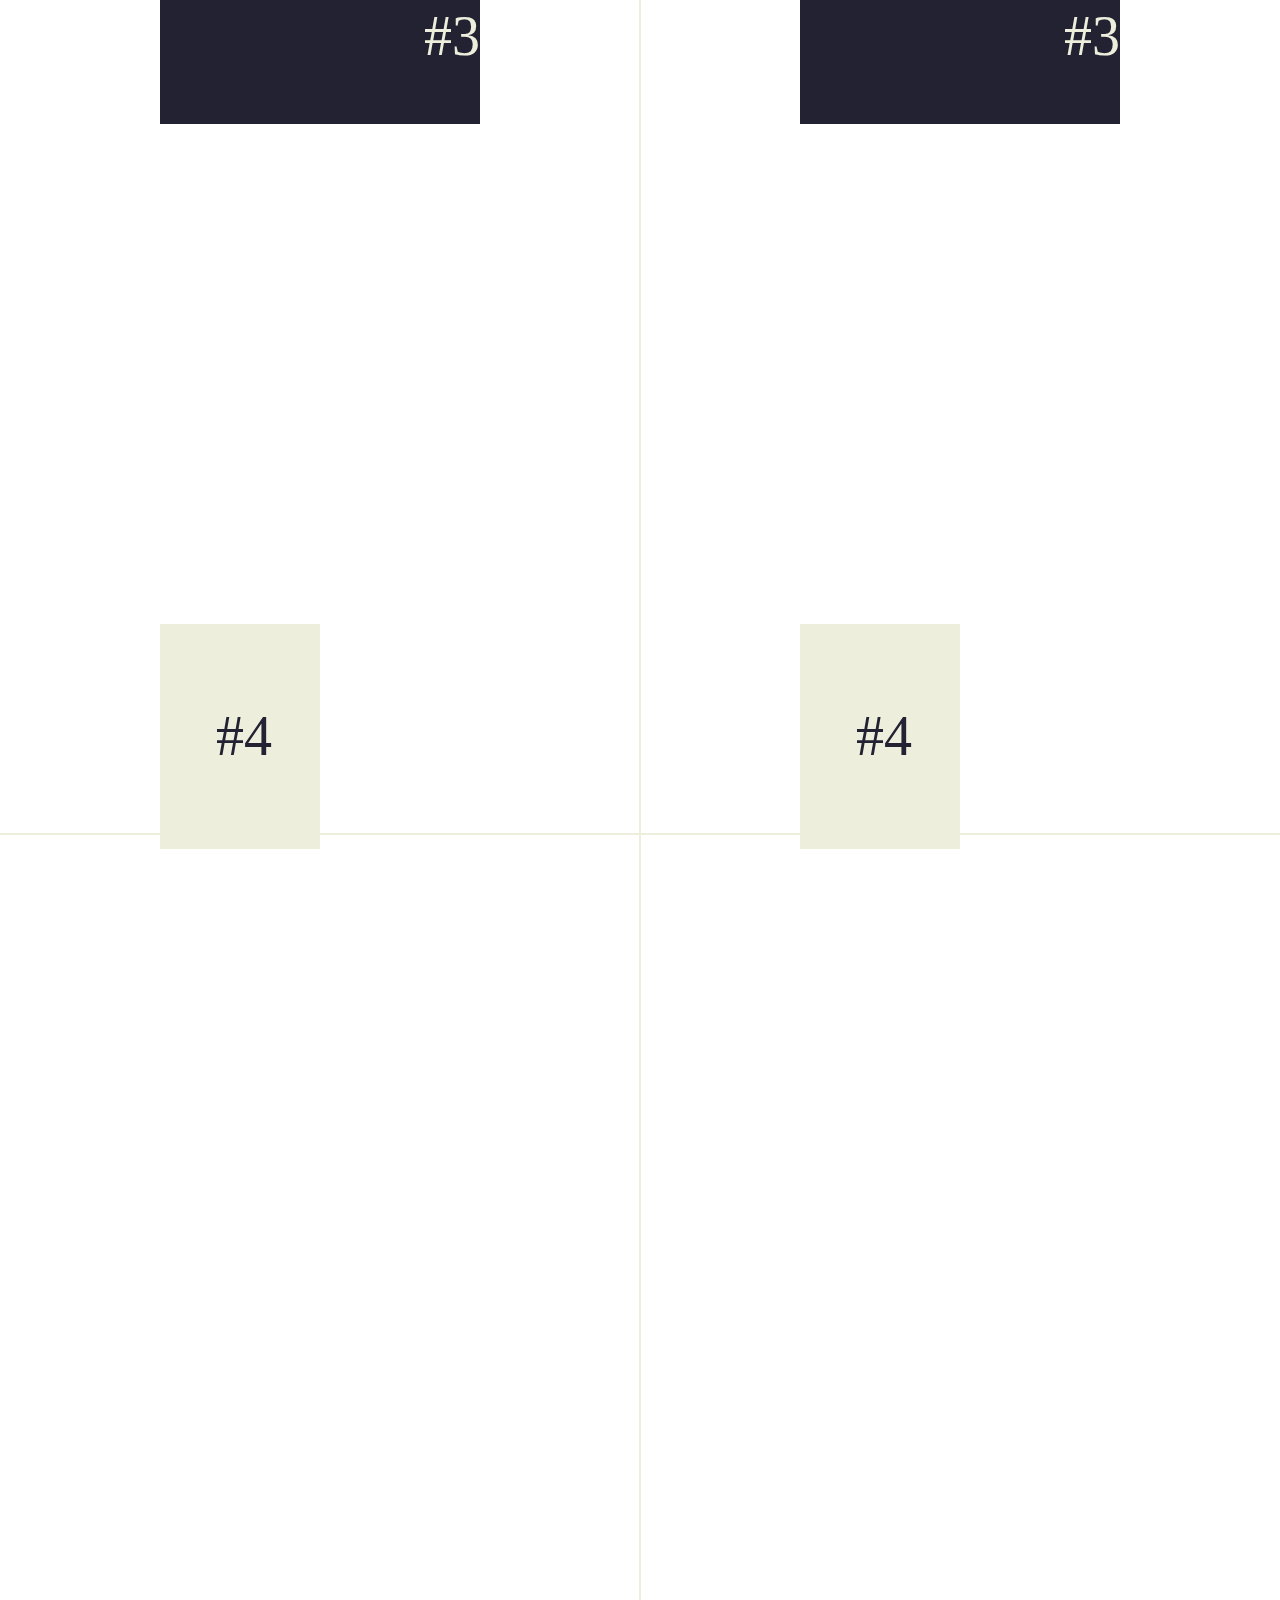
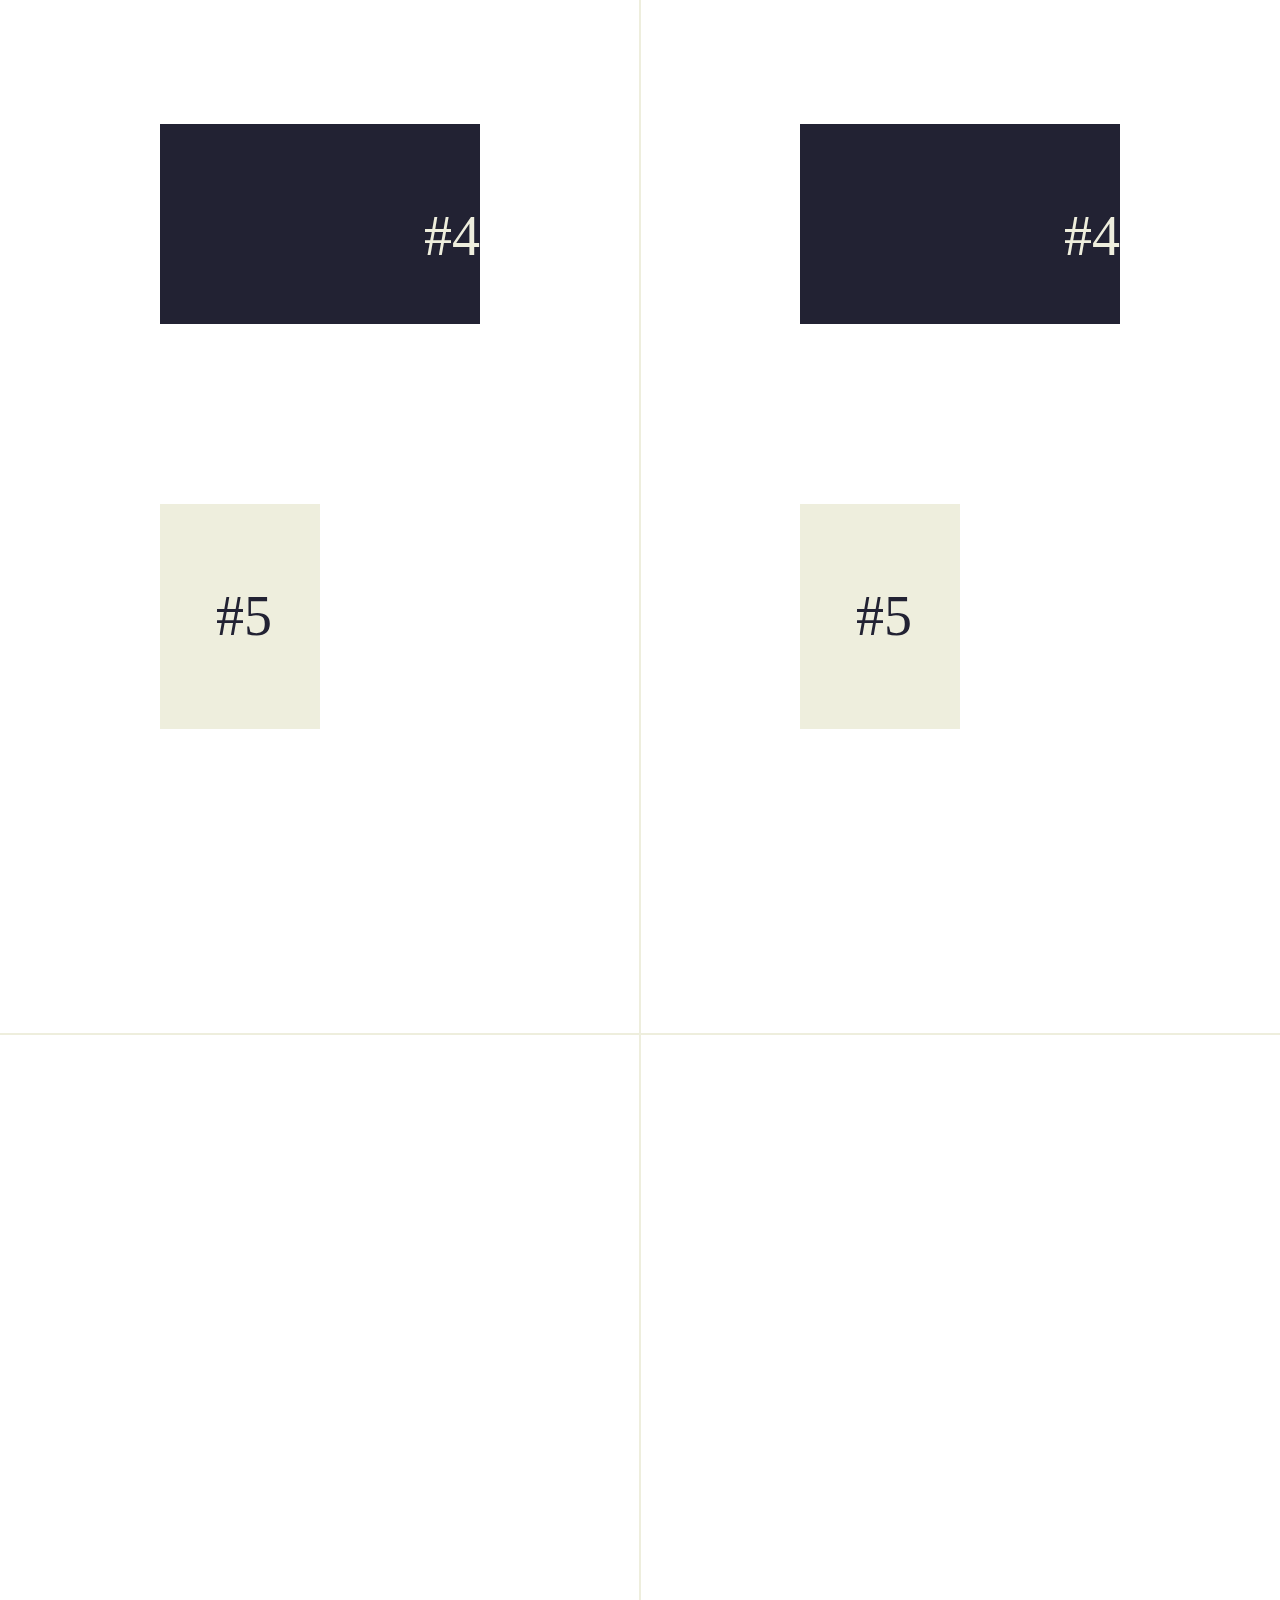
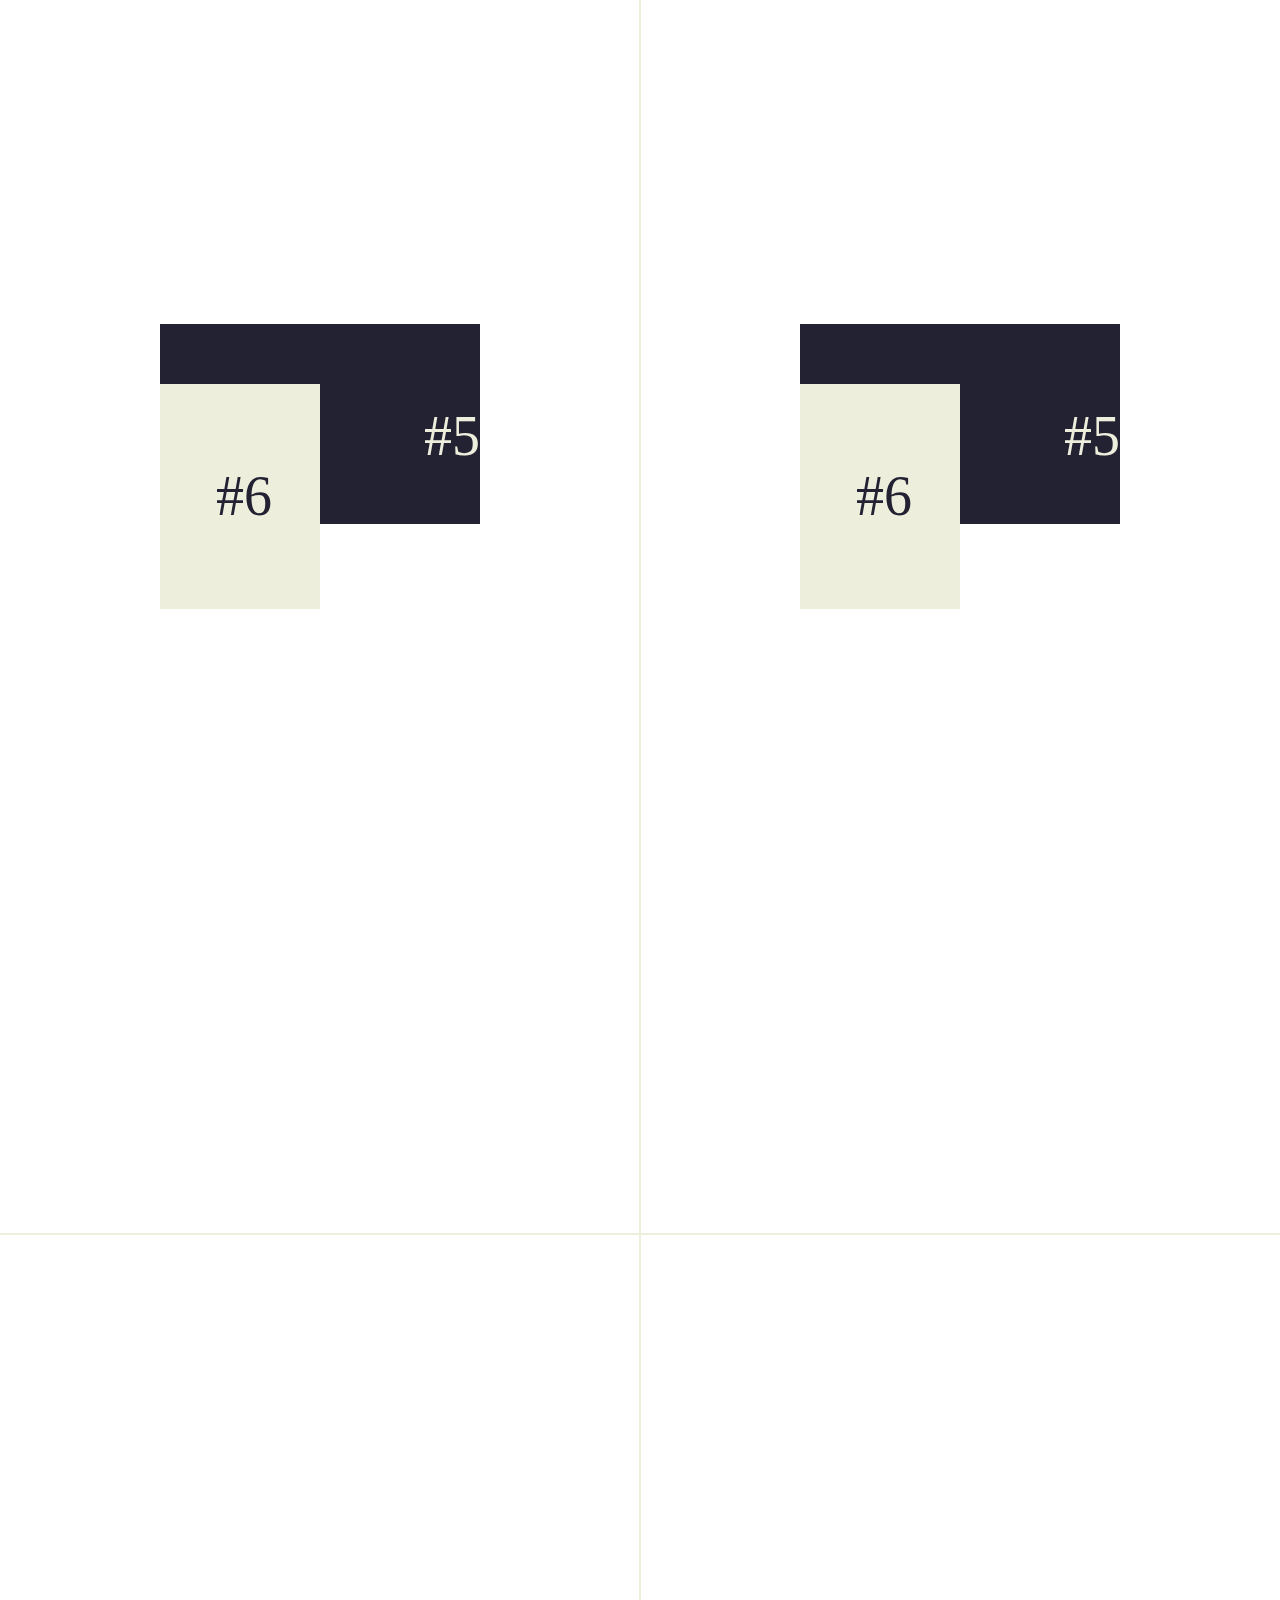
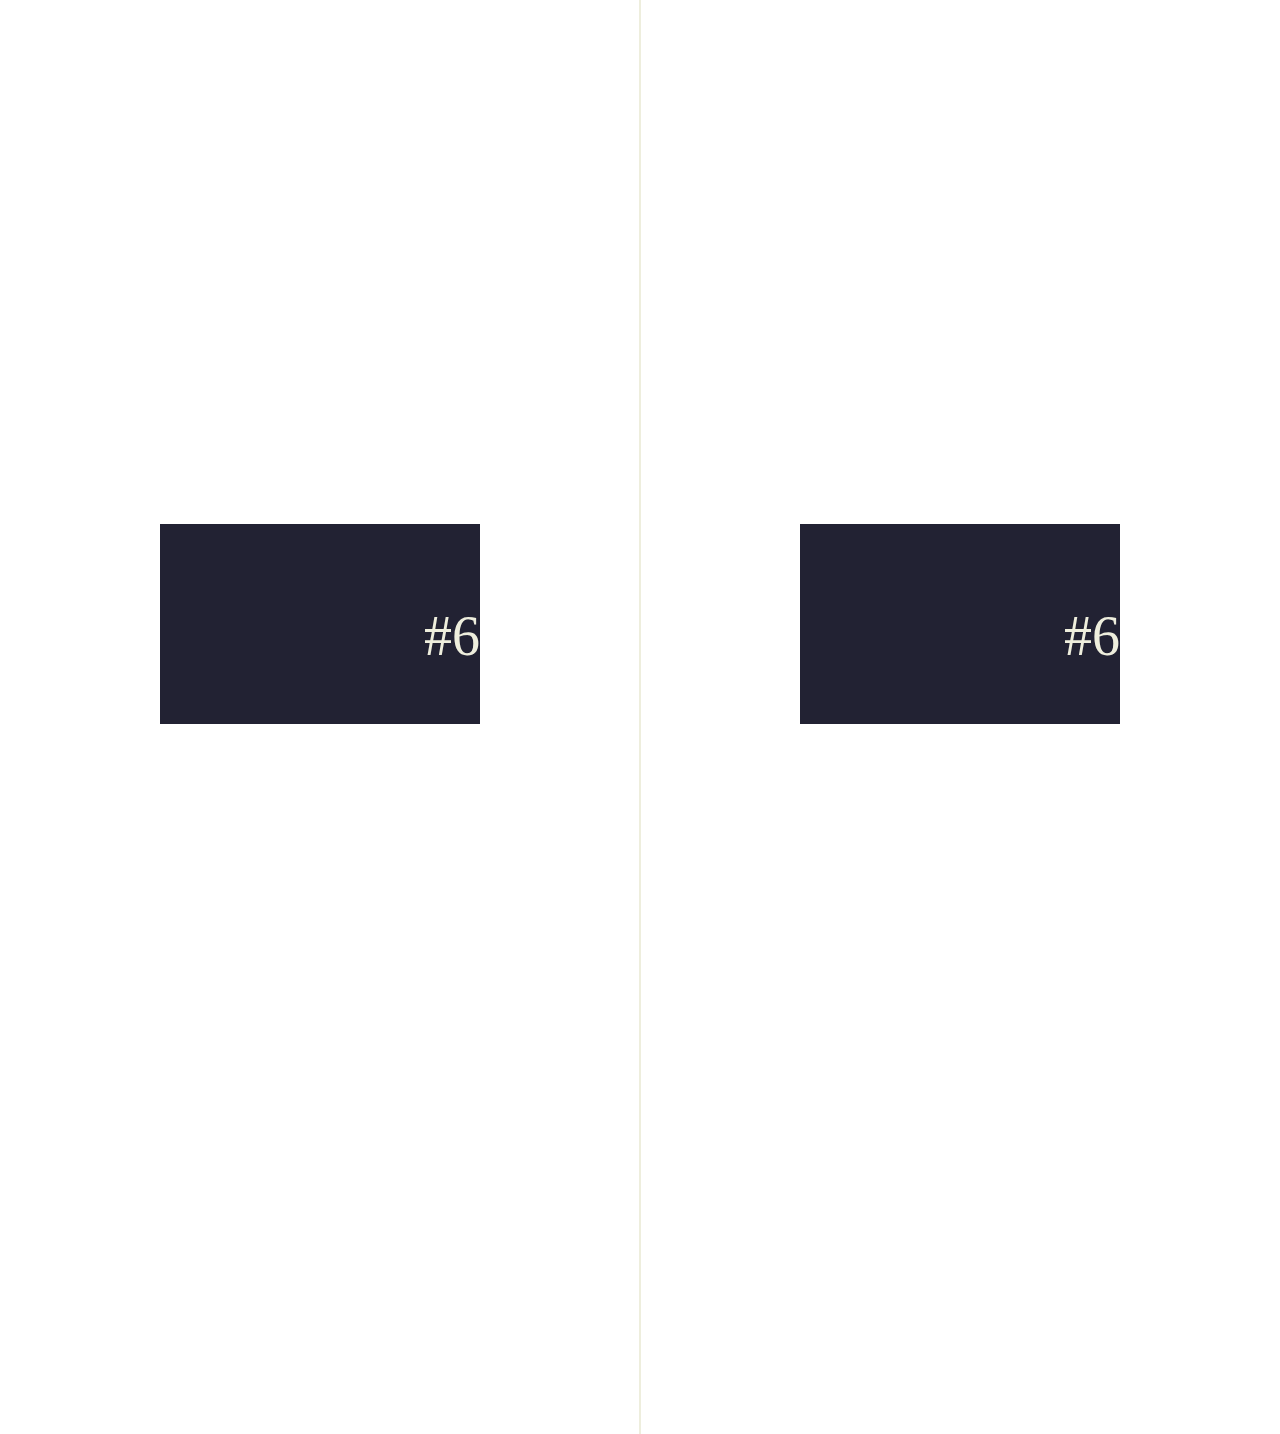
<file: node_modules/rellax/tests/destroy.html>
<!DOCTYPE html>
<html lang="en">
<head>
	<meta charset="UTF-8">
	<meta name="viewport" content="width=device-width, initial-scale=1.0">
	<meta http-equiv="X-UA-Compatible" content="IE=edge">
	<title></title>
	<style>
		html, body{
			color: #223;
			font-size: 21pt;
			margin: 0; padding: 0;
		}
		nav{
			font-size: 21pt;
			line-height: 1.5em;
			position: fixed;
			bottom: 0; left: 0;
		}
		nav a{ color: inherit; }

		.col{
			text-align: center;
			width: 50%;
			float: left;
			box-sizing: border-box;
		}

		h4{ text-align: center;}

		.container{
			display: flex;
			align-items: center;
			outline: 1px solid #eed;
			font-size: 42pt;
			/*padding: 37.5vh 12.5vw;*/
			padding: 0 12.5vw;
			height: 200vh;
		}
		.block{
			background: #223;
			color: #eed;
			line-height: 25vh;
			text-align: right;
			/*padding: 0 42pt;*/
			margin-top: 20vh;
			height: 200px;
			width: 400px;
			position: relative;
		}
		span{
			background: #eed;
			color: #223;
			line-height: 25vh;
			text-align: left;
			padding: 0 42pt;
			display: block;
			width: 50%;
			position: absolute;
			top: 0; left: 0;
			box-sizing: border-box;
		}
    button {
      position: fixed;
      left: 50%;
      transform: translateX(-50%);
    }
	</style>
</head>
<body>
  <h4>cancelAnimation upon destroy <br><small>(check performance panel)</small></h4>
  <button id="destroy">destroy</button>
	<section>
		<div class="col">
			<br>With Percentage (0.5) <br><br>
			<div id="21" class="container"><div class="block">#1<span class="rellax" data-rellax-percentage="0.5">#1</span></div></div>
			<div id="22" class="container"><div class="block">#2<span class="rellax" data-rellax-percentage="0.5">#2</span></div></div>
			<div id="23" class="container"><div class="block">#3<span class="rellax" data-rellax-percentage="0.5">#3</span></div></div>
			<div id="24" class="container"><div class="block">#4<span class="rellax" data-rellax-percentage="0.5" style="transition: transform 10s cubic-bezier(0,1,.5,1);">#4</span></div></div>
			<div id="25" class="container"><div class="block">#5<span class="rellax" data-rellax-percentage="0.5" style="transition: transform 10s cubic-bezier(0,1,.5,1);">#5</span></div></div>
			<div id="26" class="container"><div class="block">#6<span class="rellax" data-rellax-percentage="0.5" style="transition: transform 10s cubic-bezier(0,1,.5,1);">#6</span></div></div>
		</div>
		<div class="col">
			<br>Without Percentage <br><br>
			<div id="21" class="container"><div class="block">#1<span class="rellax" style="transition: transform 10s cubic-bezier(0,1,.5,1);">#1</span></div></div>
			<div id="22" class="container"><div class="block">#2<span class="rellax" style="transition: transform 10s cubic-bezier(0,1,.5,1);">#2</span></div></div>
			<div id="23" class="container"><div class="block">#3<span class="rellax" style="transition: transform 10s cubic-bezier(0,1,.5,1);">#3</span></div></div>
			<div id="24" class="container"><div class="block">#4<span class="rellax">#4</span></div></div>
			<div id="25" class="container"><div class="block">#5<span class="rellax">#5</span></div></div>
			<div id="26" class="container"><div class="block">#6<span class="rellax">#6</span></div></div>
		</div>
	</section>

	<!-- Scripts -->
	<script src="../rellax.js"></script>
	<script>

    var rellax = new Rellax('.rellax', {
      center: true,
      callback: function(positions) {
        // callback every position change
        console.log(positions);
      }
    });

    // test cancaelAnimation on Rellax destroy
    document.querySelector('#destroy').addEventListener('click', function() {

      rellax.destroy();

    }, false);
	</script>
</body>
</html>
</file>
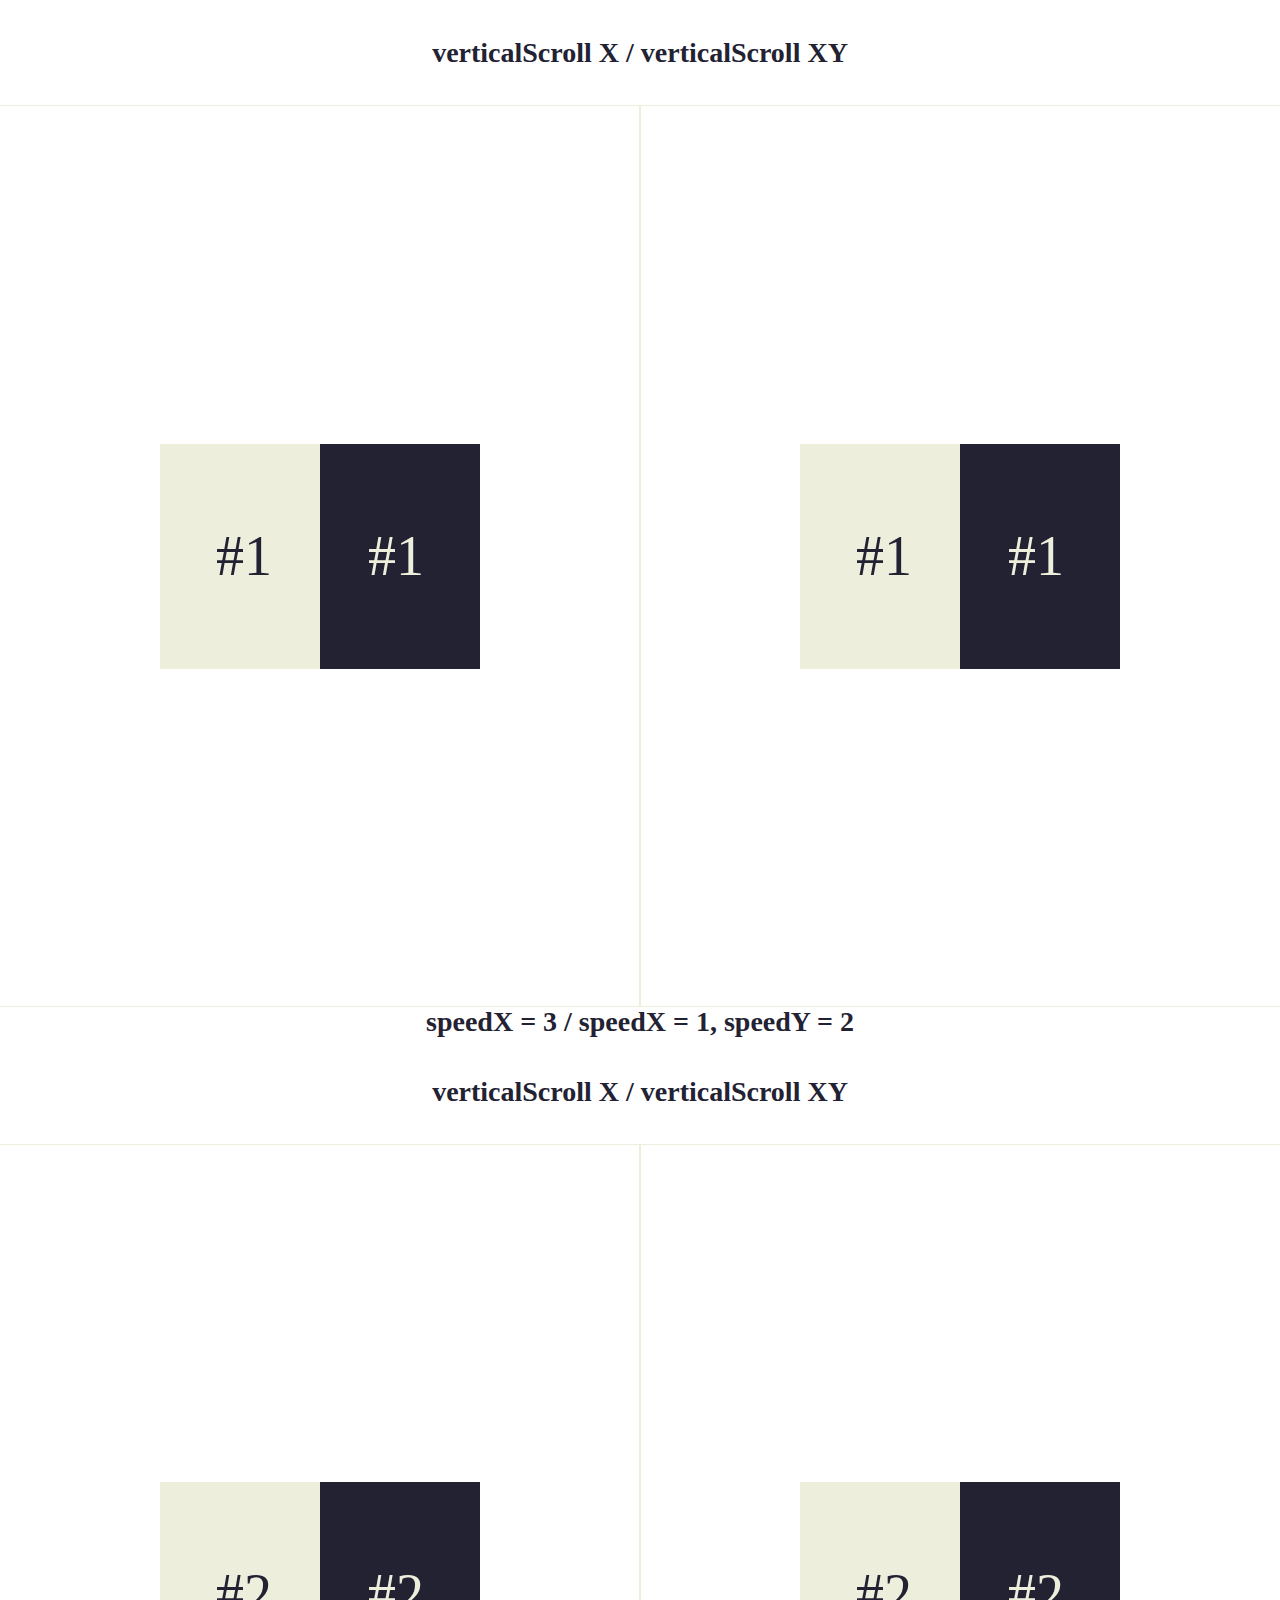
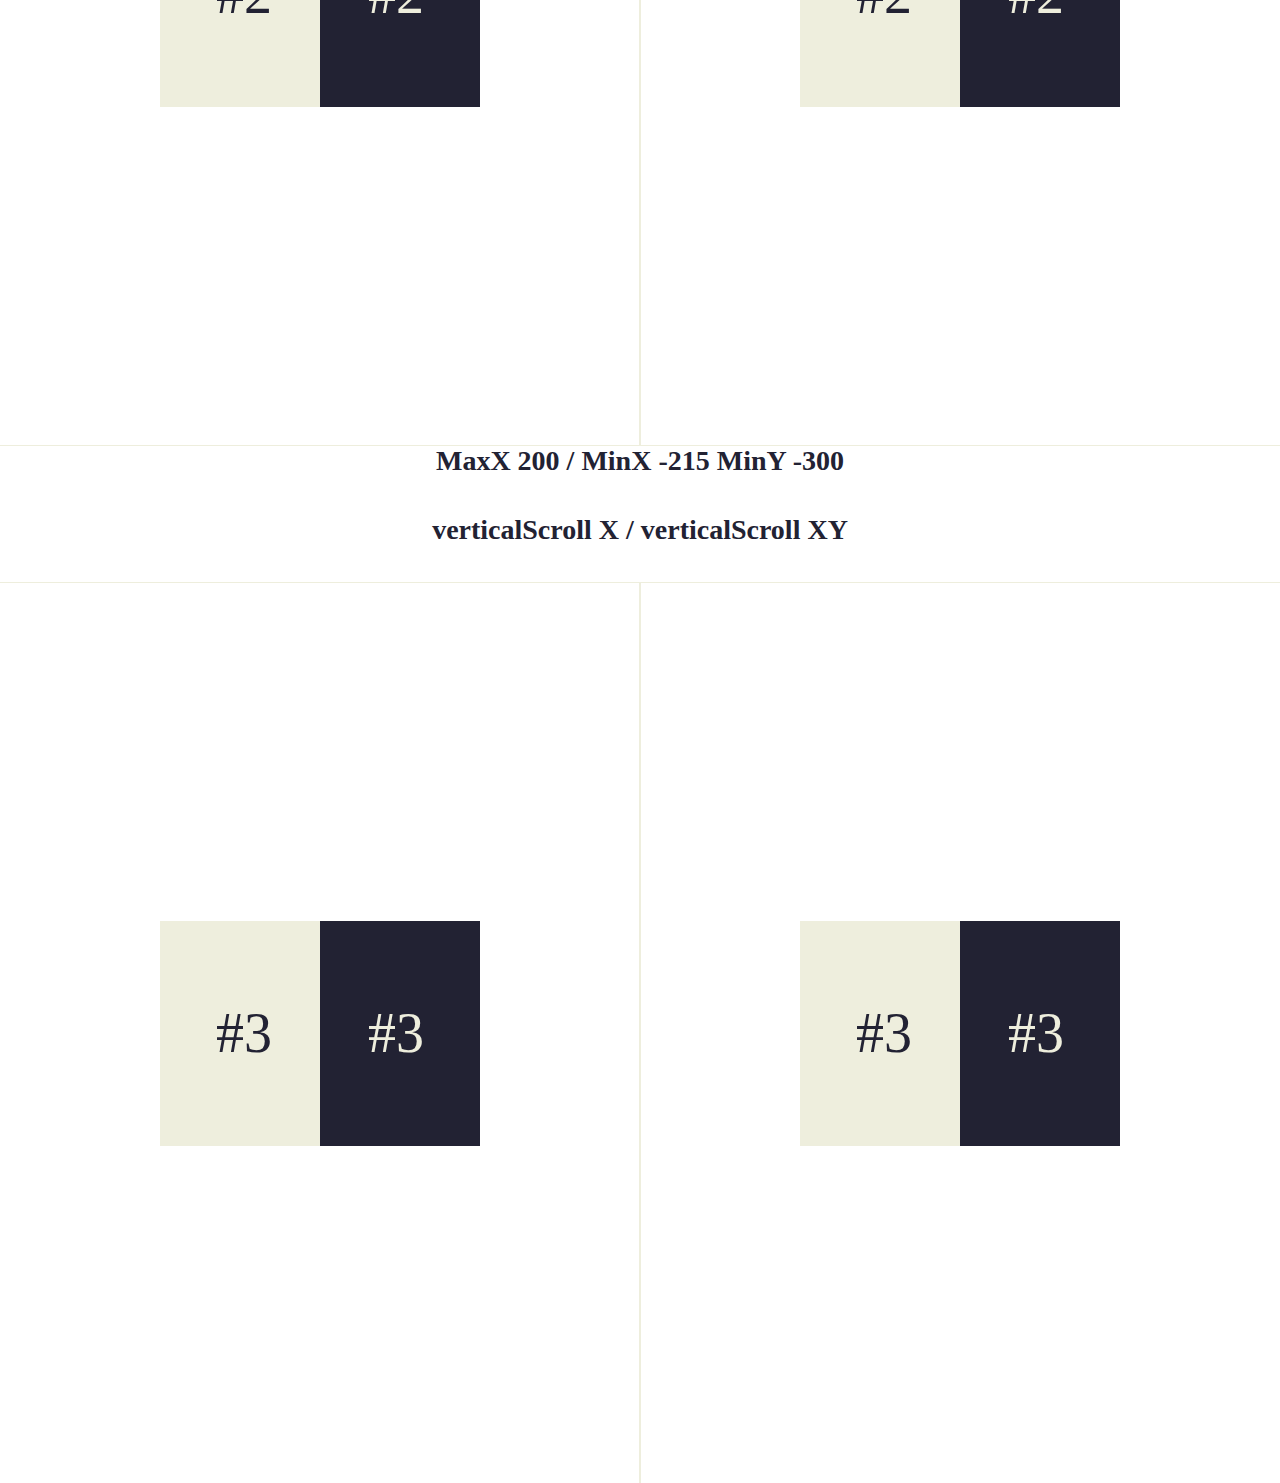
<file: node_modules/rellax/tests/directions.html>
<!DOCTYPE html>
<html lang="en">

<head>
    <meta charset="UTF-8">
    <meta name="viewport" content="width=device-width, initial-scale=1.0">
    <meta http-equiv="X-UA-Compatible" content="IE=edge">
    <title></title>
    <style>
        html,
        body {
            color: #223;
            font-size: 21pt;
            margin: 0;
            padding: 0;
        }

        nav {
            font-size: 21pt;
            line-height: 1.5em;
            position: fixed;
            bottom: 0;
            left: 0;
        }

        nav a {
            color: inherit;
        }

        .col {
            text-align: center;
            width: 50%;
            float: left;
            box-sizing: border-box;
        }

        h4 {
            text-align: center;
        }

        .container {
            outline: 1px solid #eed;
            font-size: 42pt;
            padding: 37.5vh 12.5vw;
        }

        .block {
            background: #223;
            color: #eed;
            line-height: 25vh;
            text-align: right;
            padding: 0 42pt;
            position: relative;
        }

        span {
            background: #eed;
            color: #223;
            line-height: 25vh;
            text-align: left;
            padding: 0 42pt;
            display: block;
            width: 50%;
            position: absolute;
            top: 0;
            left: 0;
            box-sizing: border-box;
        }

    </style>
</head>

<body>
    <h4>verticalScroll X / verticalScroll XY</h4>
    <section>
        <div class="col">
            <div class="container">
                <div class="block">#1<span class="rellax" data-rellax-vertical-scroll-axis="x">#1</span></div>
            </div>
        </div>
        <div class="col">
            <div class="container">
                <div class="block">#1<span class="rellax" data-rellax-vertical-scroll-axis="xy">#1</span></div>
            </div>
        </div>
    </section>

    <h4>speedX = 3 / speedX = 1, speedY = 2</h4>
    <h4>verticalScroll X / verticalScroll XY</h4>
    <section>
        <div class="col">
            <div class="container">
                <div class="block">#2<span class="rellax" data-rellax-horizontal-speed="3" data-rellax-vertical-scroll-axis="x">#2</span></div>
            </div>
        </div>
        <div class="col">
            <div class="container">
                <div class="block">#2<span class="rellax" data-rellax-horizontal-speed="1" data-rellax-vertical-speed="2" data-rellax-vertical-scroll-axis="xy">#2</span></div>
            </div>
        </div>
    </section>

    <h4>MaxX 200 / MinX -215 MinY -300</h4>
    <h4>verticalScroll X / verticalScroll XY</h4>
    <section>
        <div class="col">
            <div class="container">
                <div class="block">#3<span class="rellax" data-rellax-vertical-scroll-axis="x" data-rellax-max-x="200">#3</span></div>
            </div>
        </div>
        <div class="col">
            <div class="container">
                <div class="block">#3<span class="rellax" data-rellax-speed="2" data-rellax-vertical-scroll-axis="xy" data-rellax-min-x="-215" data-rellax-min-y="-300">#3</span></div>
            </div>
        </div>
    </section>

    <!-- Scripts -->
    <script src="../rellax.js"></script>
    <script>
        var rellax = new Rellax('.rellax', {
            horizontal: true,
        });

    </script>
</body>

</html>
</file>
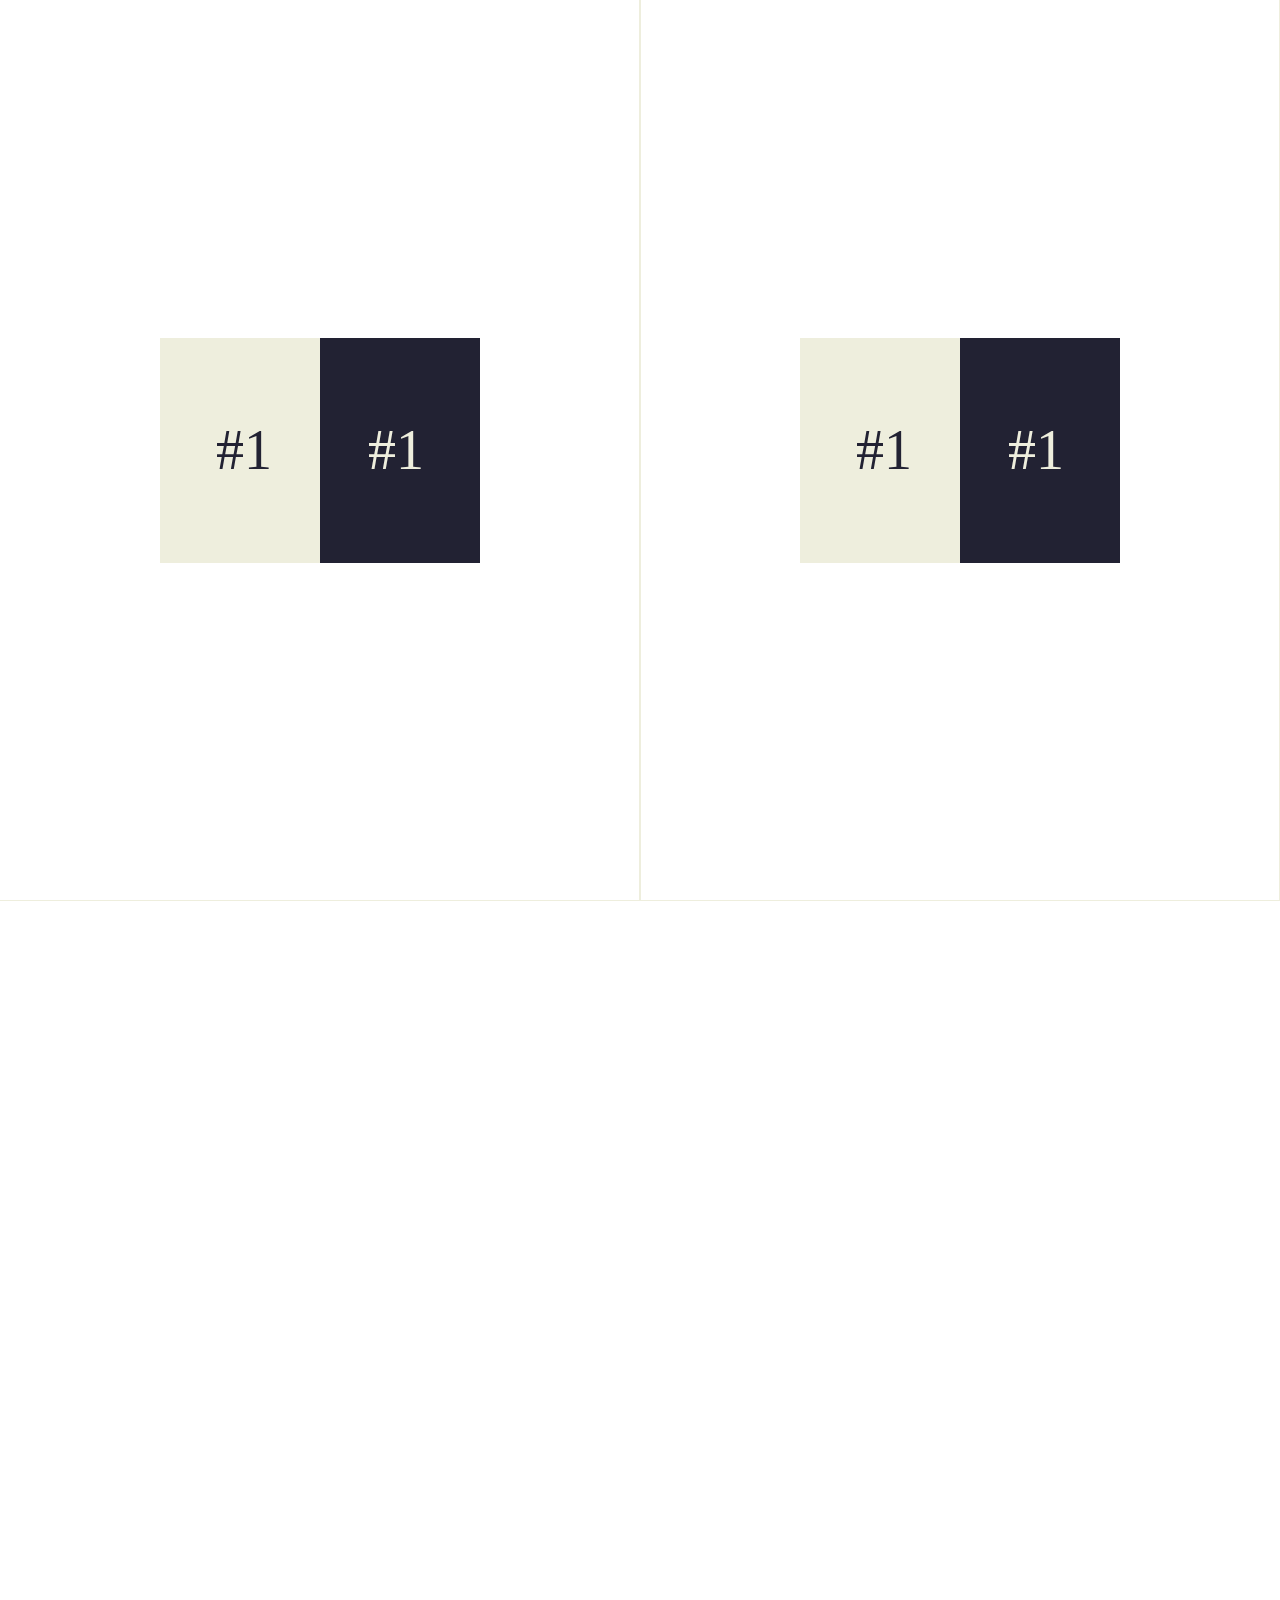
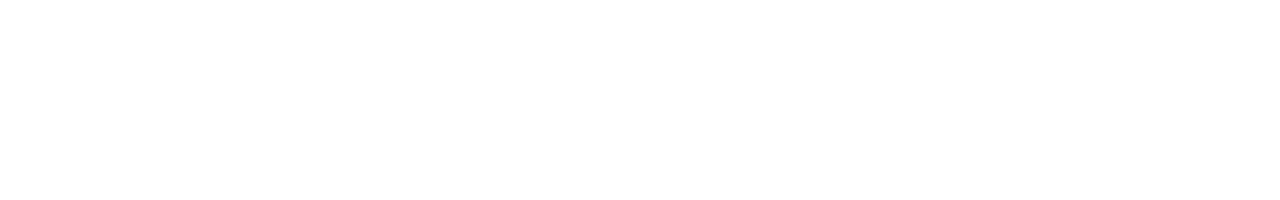
<file: node_modules/rellax/tests/horizontal.html>
<!DOCTYPE html>
<html lang="en">
<head>
  <meta charset="UTF-8">
  <meta name="viewport" content="width=device-width, initial-scale=1.0">
  <meta http-equiv="X-UA-Compatible" content="IE=edge">
  <title></title>
  <style>
    html, body{
      color: #223;
      font-size: 21pt;
      margin: 0; padding: 0;
    }
    body
    {
      display: -webkit-box;  /* OLD - iOS 6-, Safari 3.1-6, BB7 */
      display: -ms-flexbox;  /* TWEENER - IE 10 */
      display: -webkit-flex; /* NEW - Safari 6.1+. iOS 7.1+, BB10 */
      display: flex;         /* NEW, Spec - Firefox, Chrome, Opera */
      width: 400vw;
    }
    nav{
      font-size: 21pt;
      line-height: 1.5em;
      position: fixed;
      bottom: 0; left: 0;
    }
    nav a{ color: inherit; }

    section
    {
      width: 100vw;
      height: 200vh;
      -webkit-box-flex: 1;   /* OLD - iOS 6-, Safari 3.1-6 */
      -webkit-flex: 1;       /* Safari 6.1+. iOS 7.1+, BB10 */
      -ms-flex: 1;           /* IE 10 */
      flex: 1;               /* NEW, Spec - Firefox, Chrome */
    }

    .col{
      text-align: center;
      width: 50%;
      float: left;
      box-sizing: border-box;
    }

    h4{ text-align: center;}

    .container{
      outline: 1px solid #eed;
      font-size: 42pt;
      padding: 37.5vh 12.5vw;
    }
    .block{
      background: #223;
      color: #eed;
      line-height: 25vh;
      text-align: right;
      padding: 0 42pt;
      position: relative;
    }
    span{
      background: #eed;
      color: #223;
      line-height: 25vh;
      text-align: left;
      padding: 0 42pt;
      display: block;
      width: 50%;
      position: absolute;
      top: 0; left: 0;
      box-sizing: border-box;
    }
  </style>
</head>
<body>

<section>
  <div class="col">
    <div class="container"><div class="block">#1<span class="rellax" data-rellax-speed="2">#1</span></div></div>
  </div>
  <div class="col">
    <div class="container"><div class="block">#1<span class="rellax" data-rellax-speed="-2">#1</span></div></div>
  </div>
</section>


<section>
  <div class="col">
    <div class="container"><div class="block">#2<span class="rellax" data-rellax-speed="4">#2</span></div></div>
  </div>
  <div class="col">
    <div class="container"><div class="block">#2<span class="rellax" data-rellax-speed="-4">#2</span></div></div>
  </div>
</section>


<section>
  <div class="col">
    <div class="container"><div class="block">#3<span class="rellax" data-rellax-speed="6" data-rellax-percentage="0.5">#3</span></div></div>
  </div>
  <div class="col">
    <div class="container"><div class="block">#3<span class="rellax" data-rellax-speed="-6" data-rellax-percentage="0.5">#3</span></div></div>
  </div>
</section>


<section>
  <div class="col">
    <div class="container"><div class="block">#4<span class="rellax" data-rellax-speed="8" data-rellax-percentage="0.5">#4</span></div></div>
  </div>
  <div class="col">
    <div class="container"><div class="block">#4<span class="rellax" data-rellax-speed="-8" data-rellax-percentage="0.5">#4</span></div></div>
  </div>
</section>

<!-- Scripts -->
<script src="../rellax.js"></script>
<script>
  var rellax = new Rellax('.rellax', {horizontal: true, vertical: true});
</script>
</body>
</html>
</file>
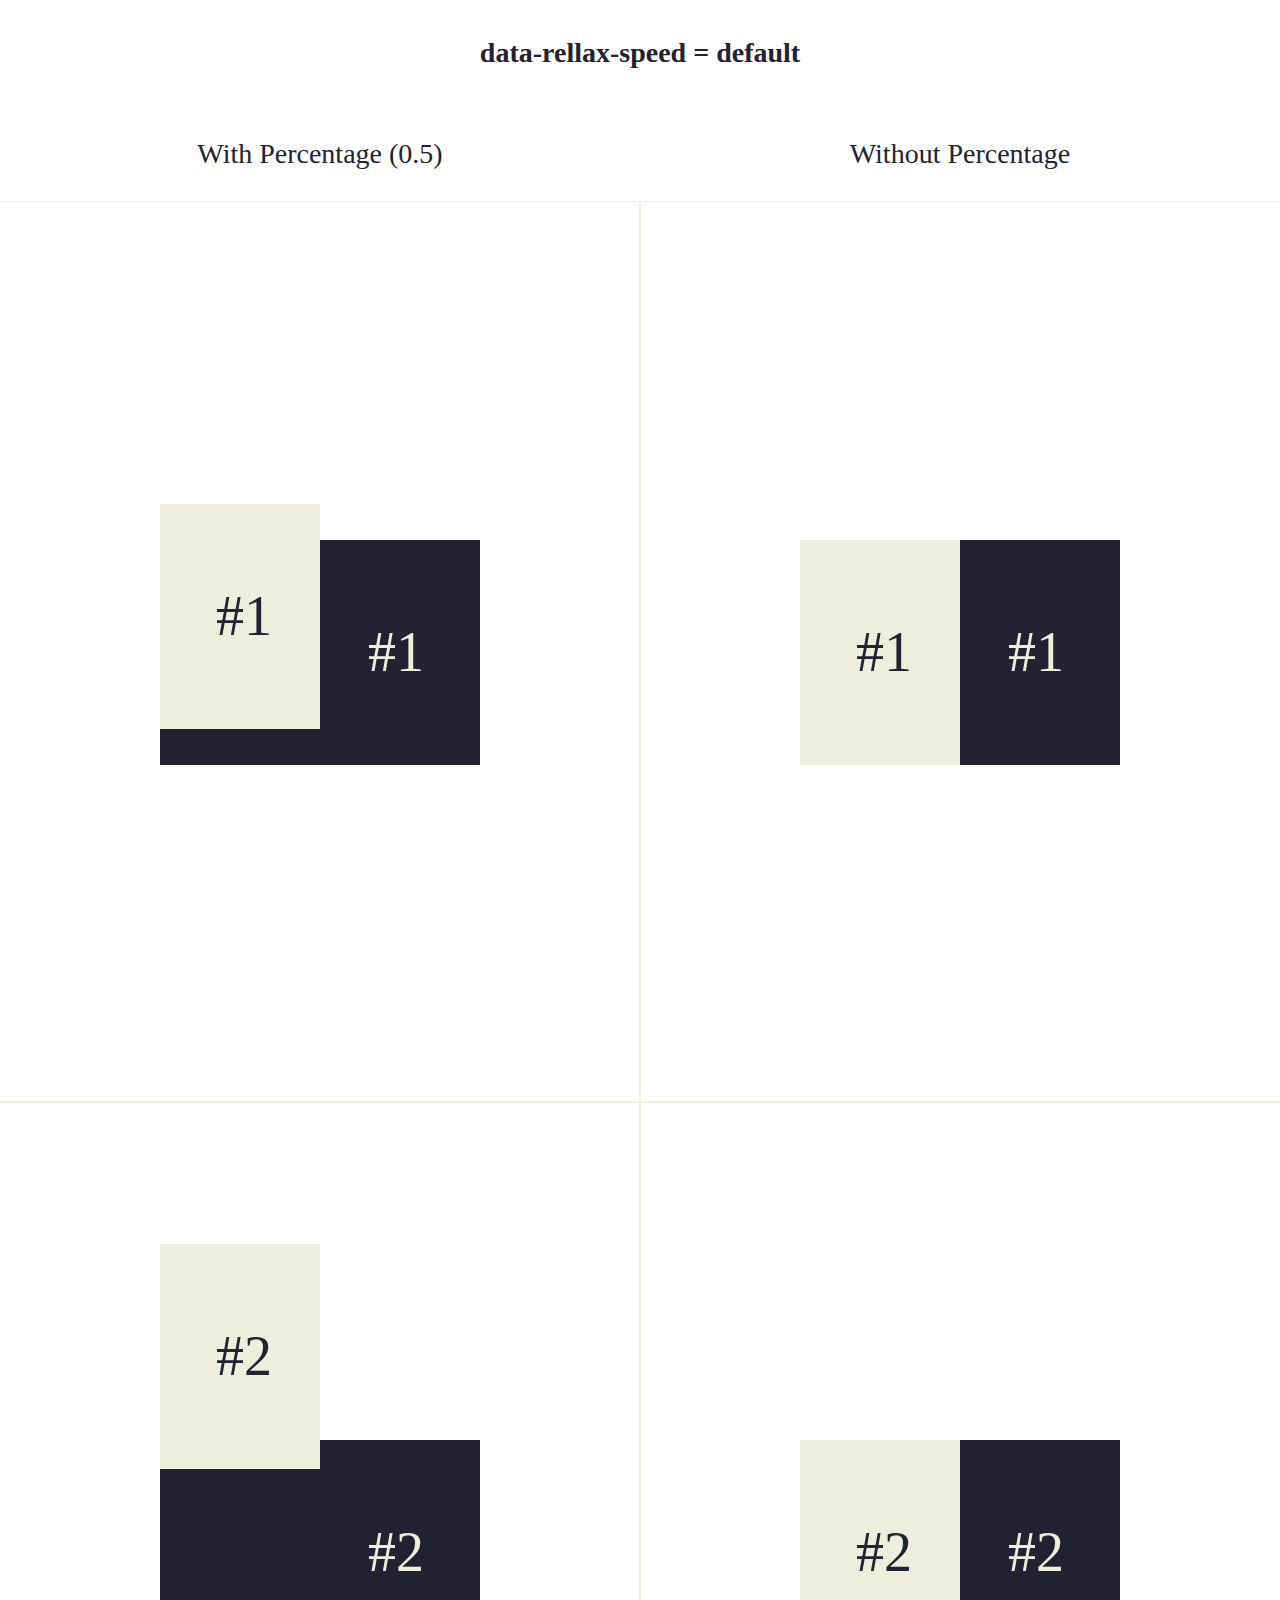
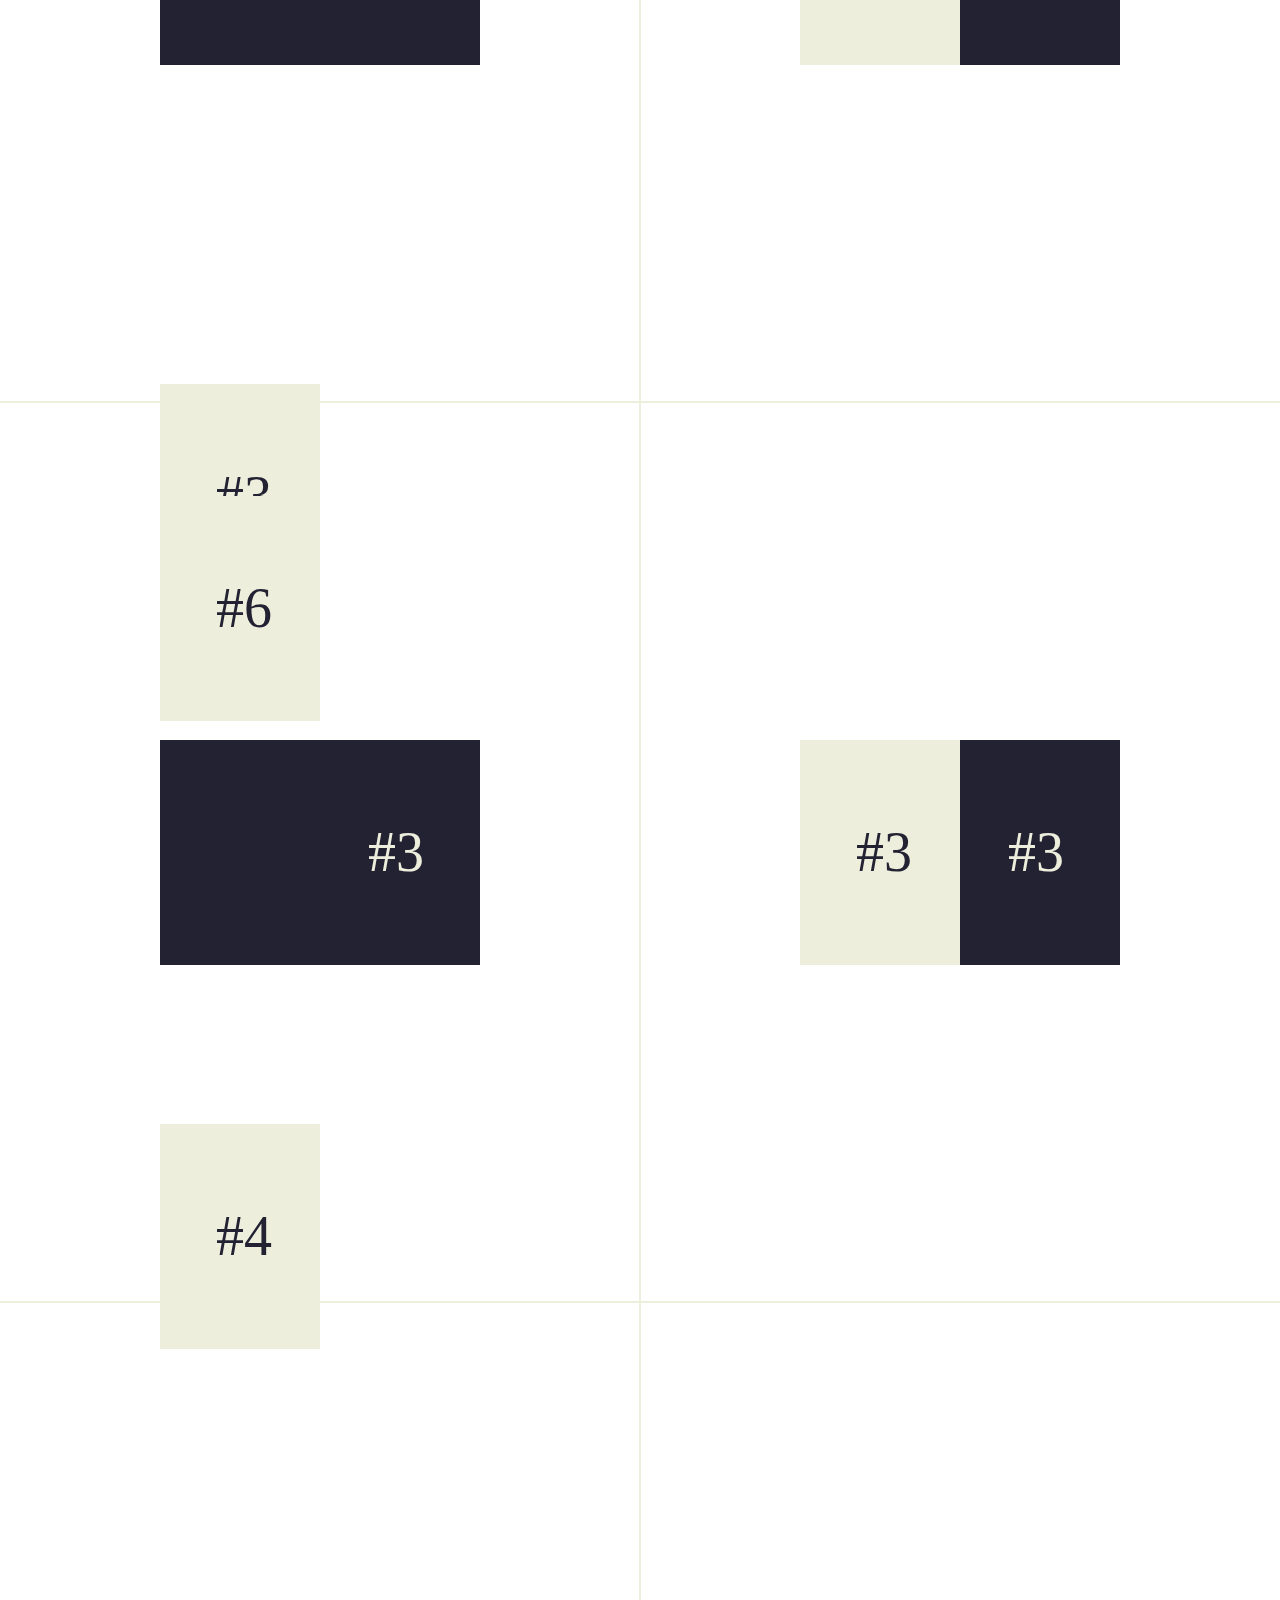
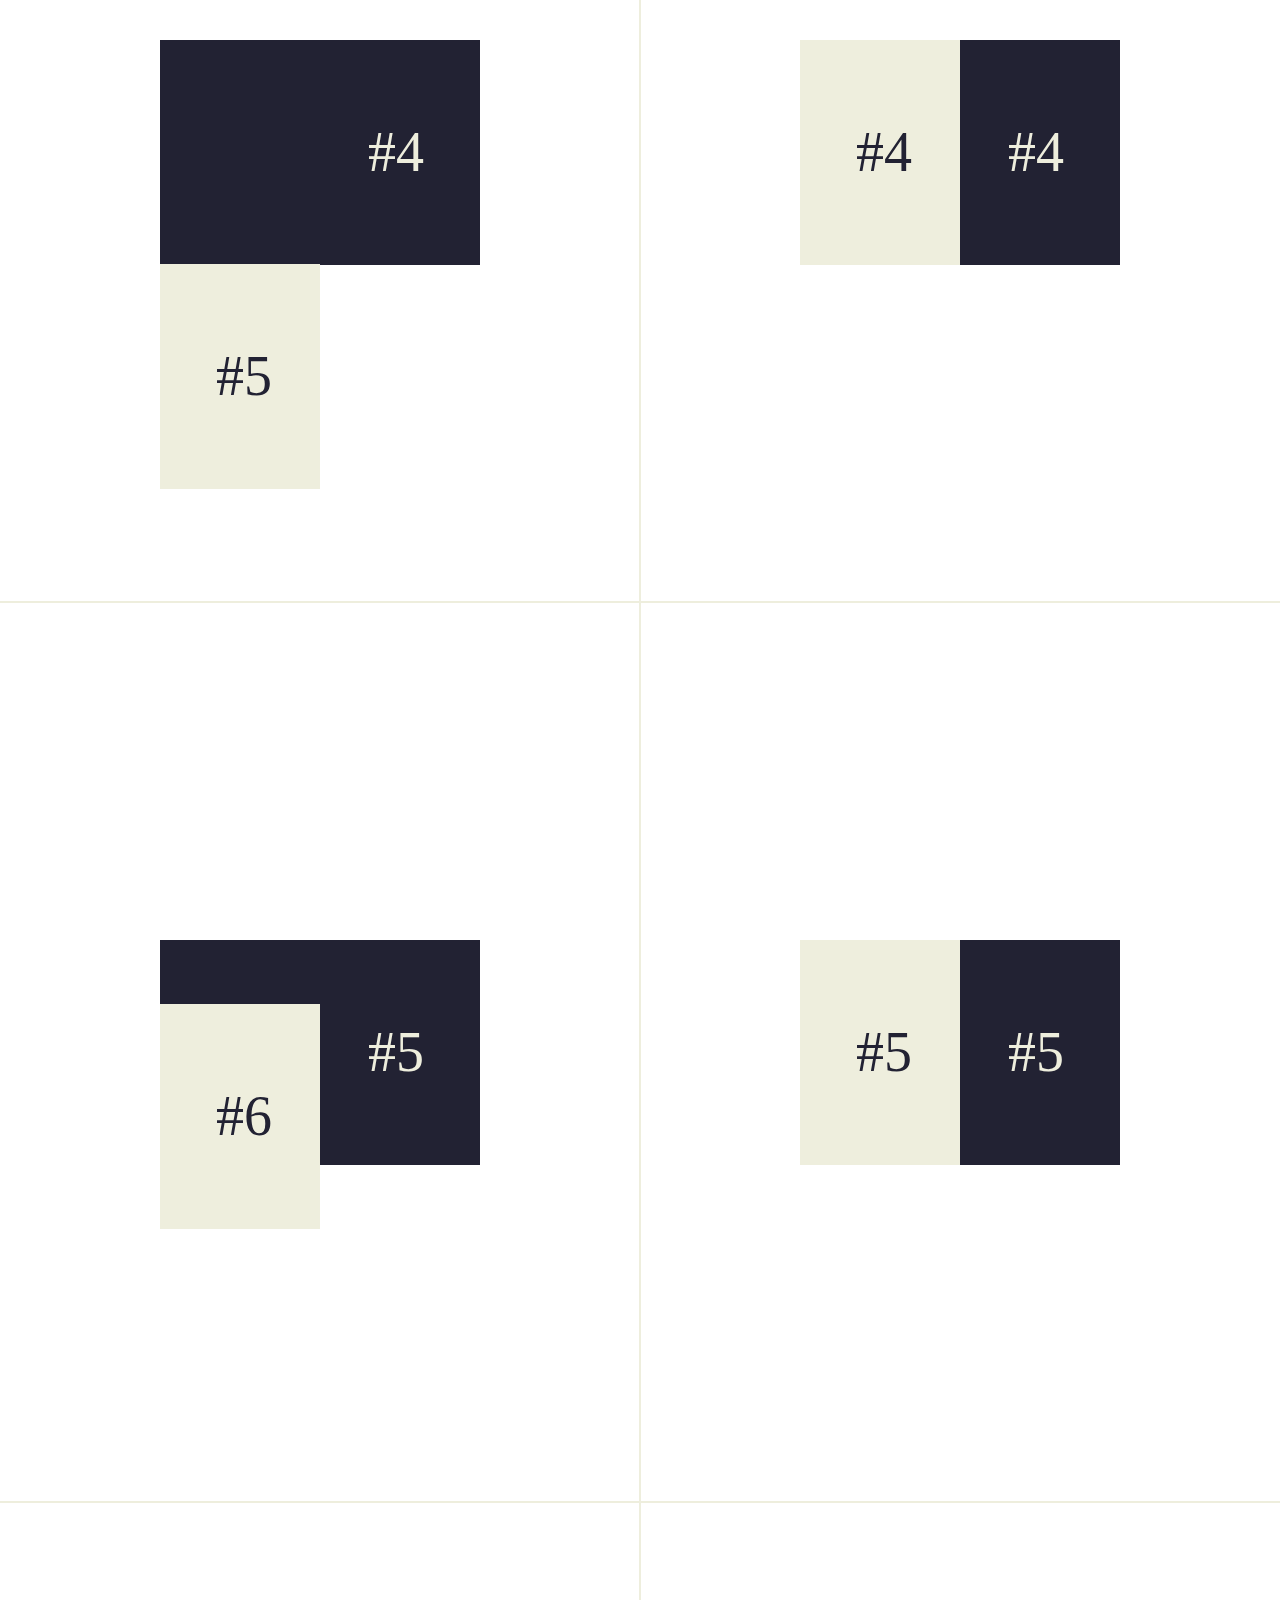
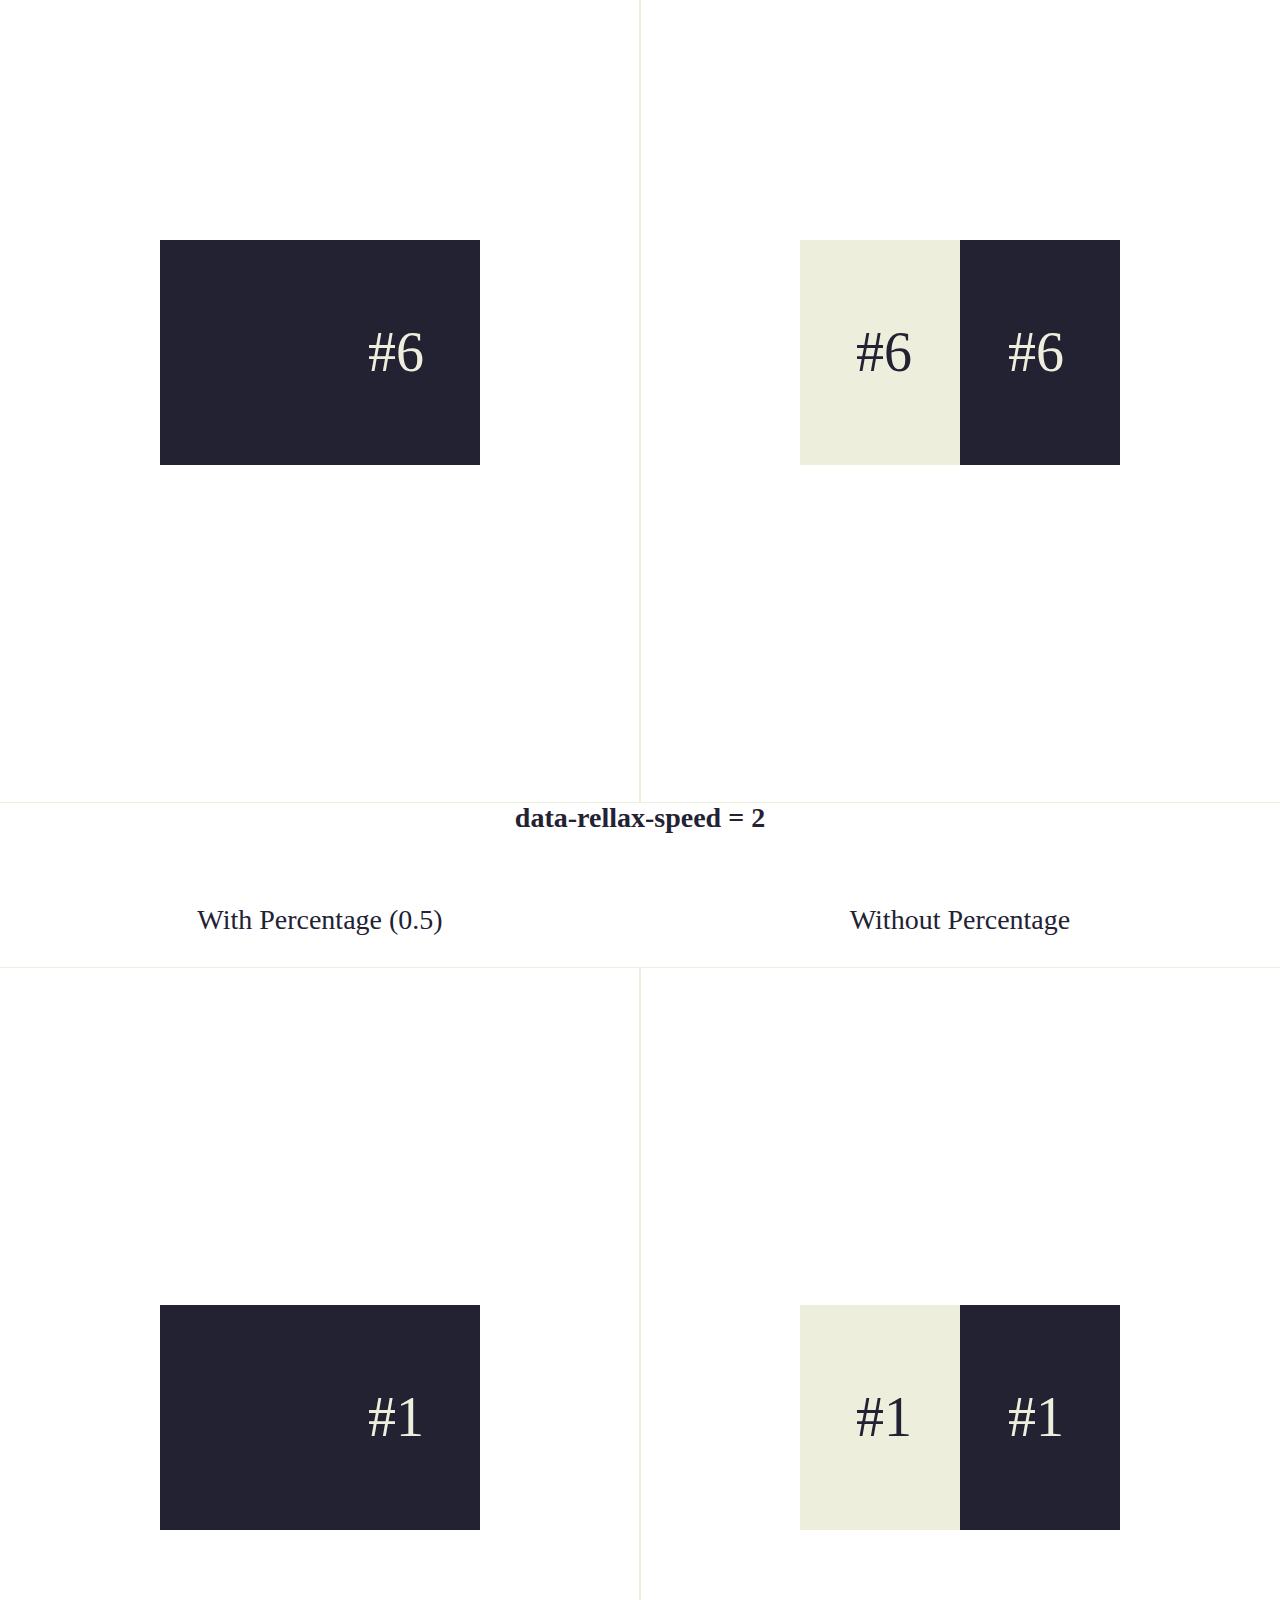
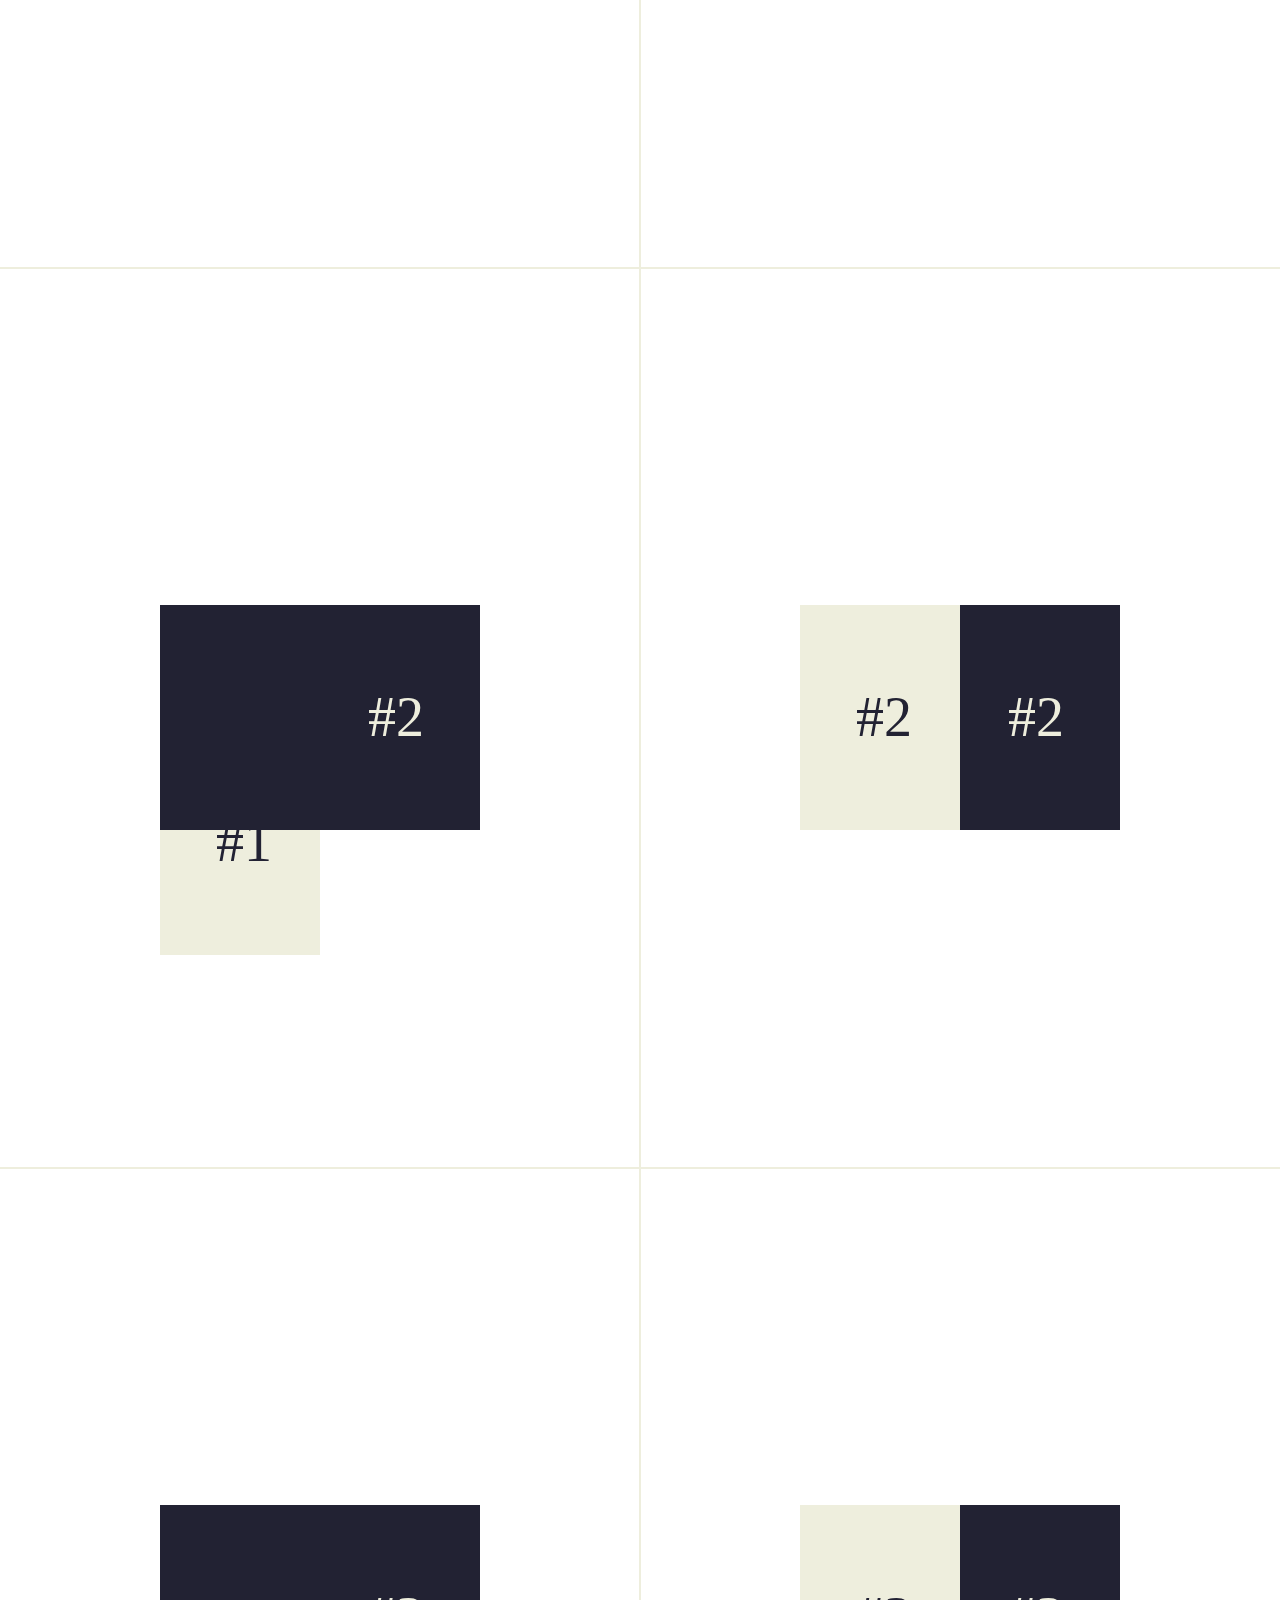
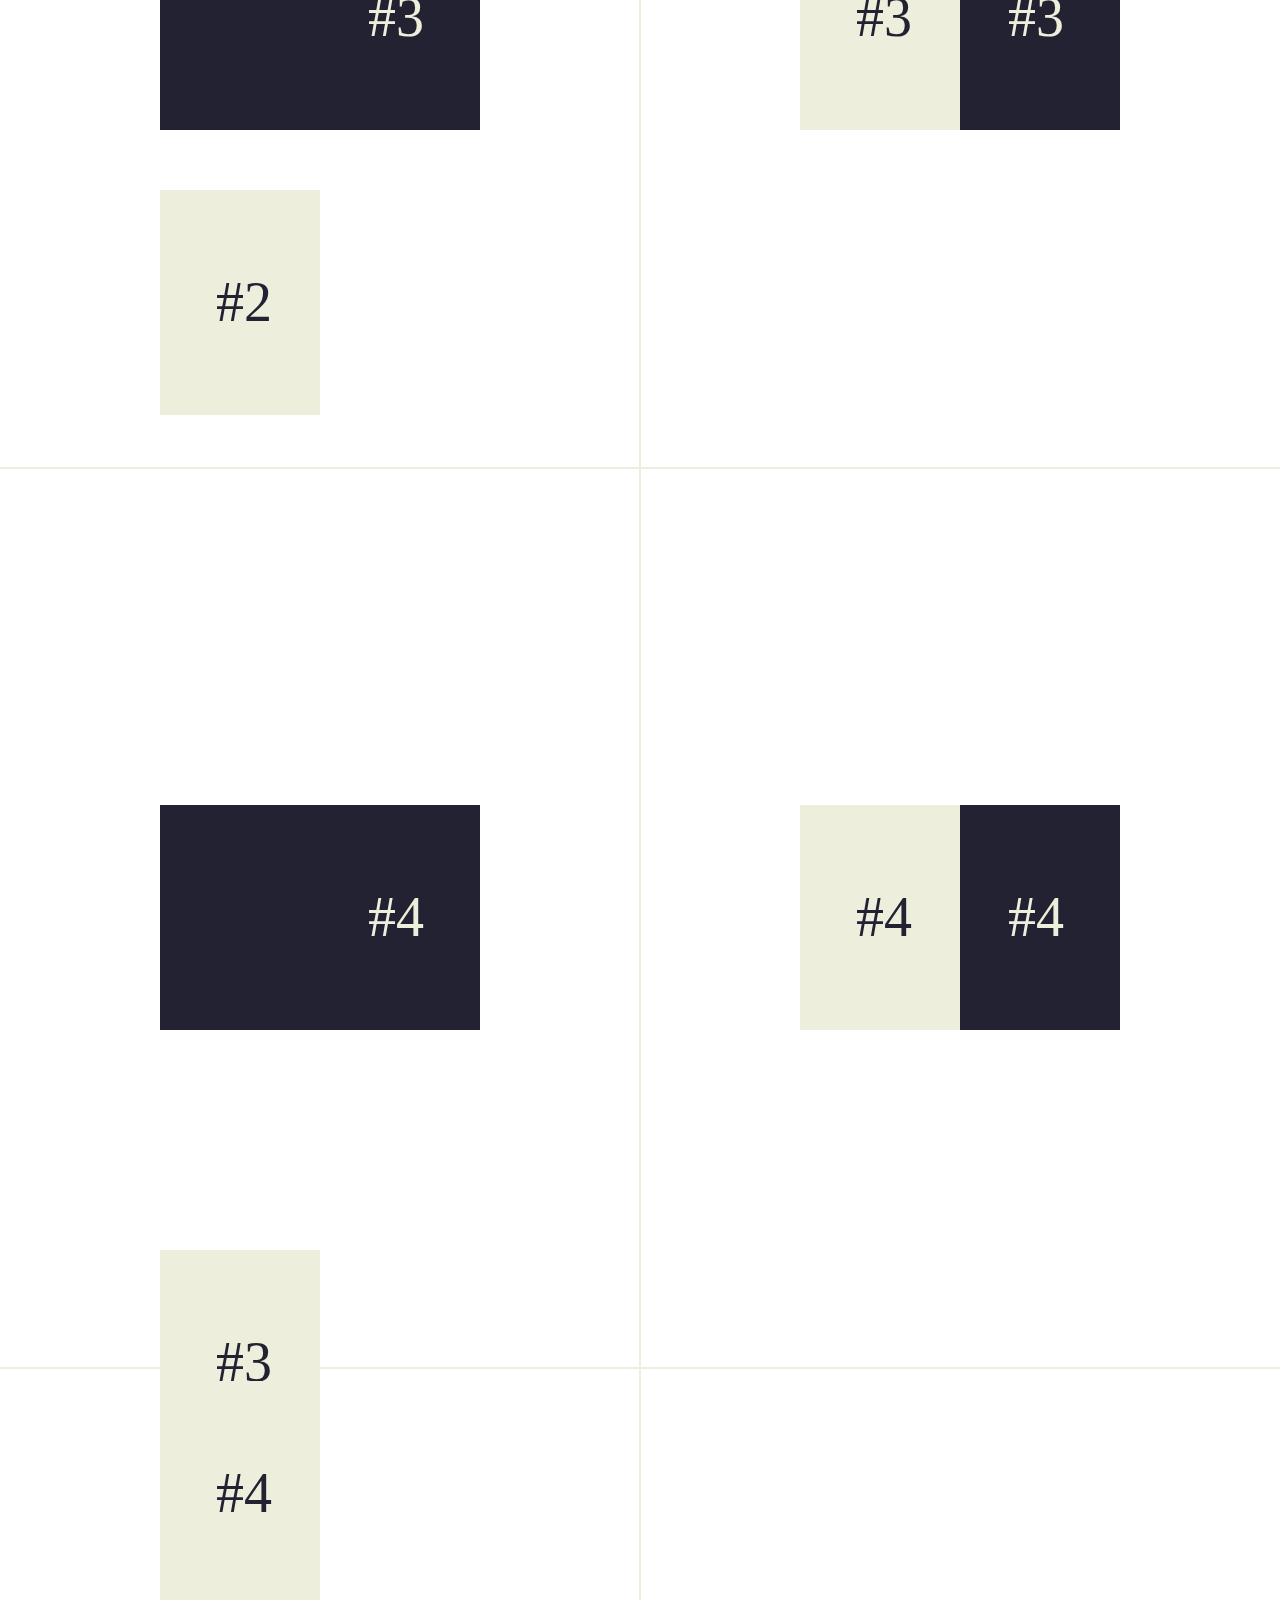
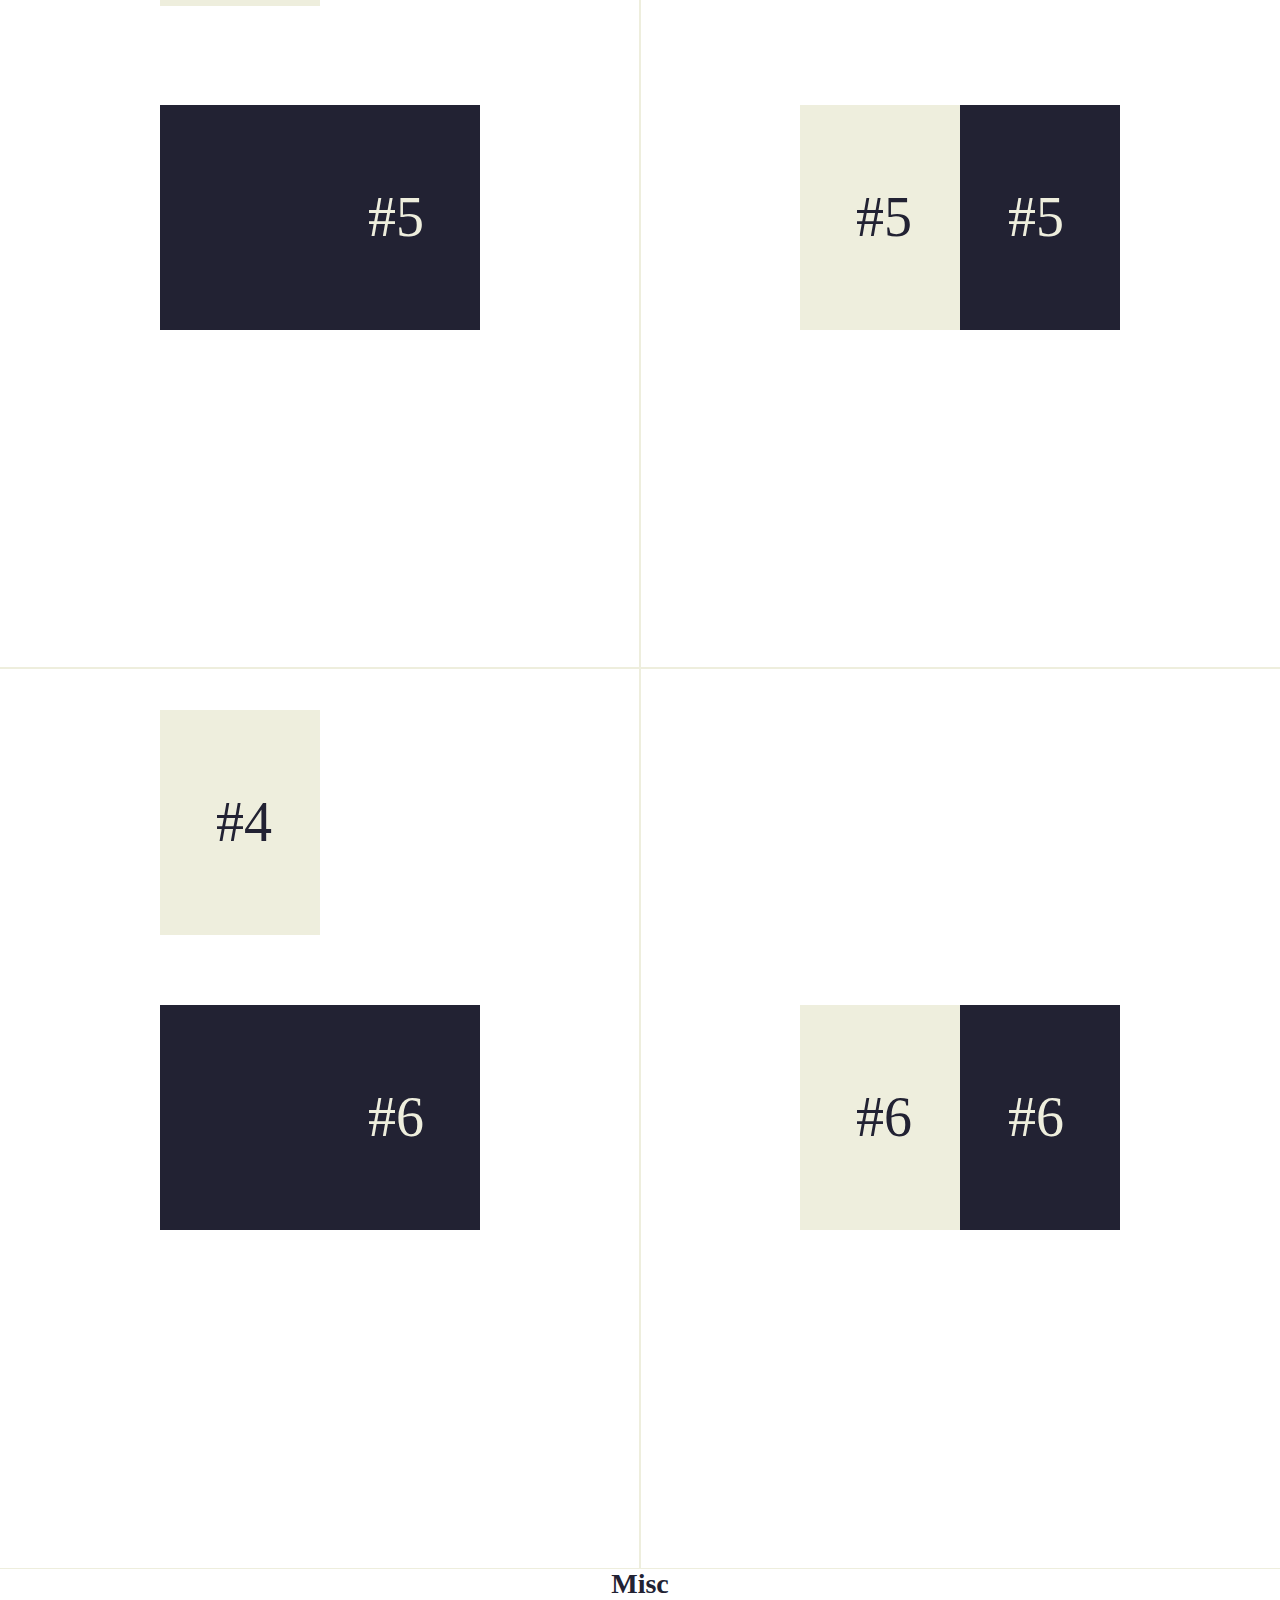
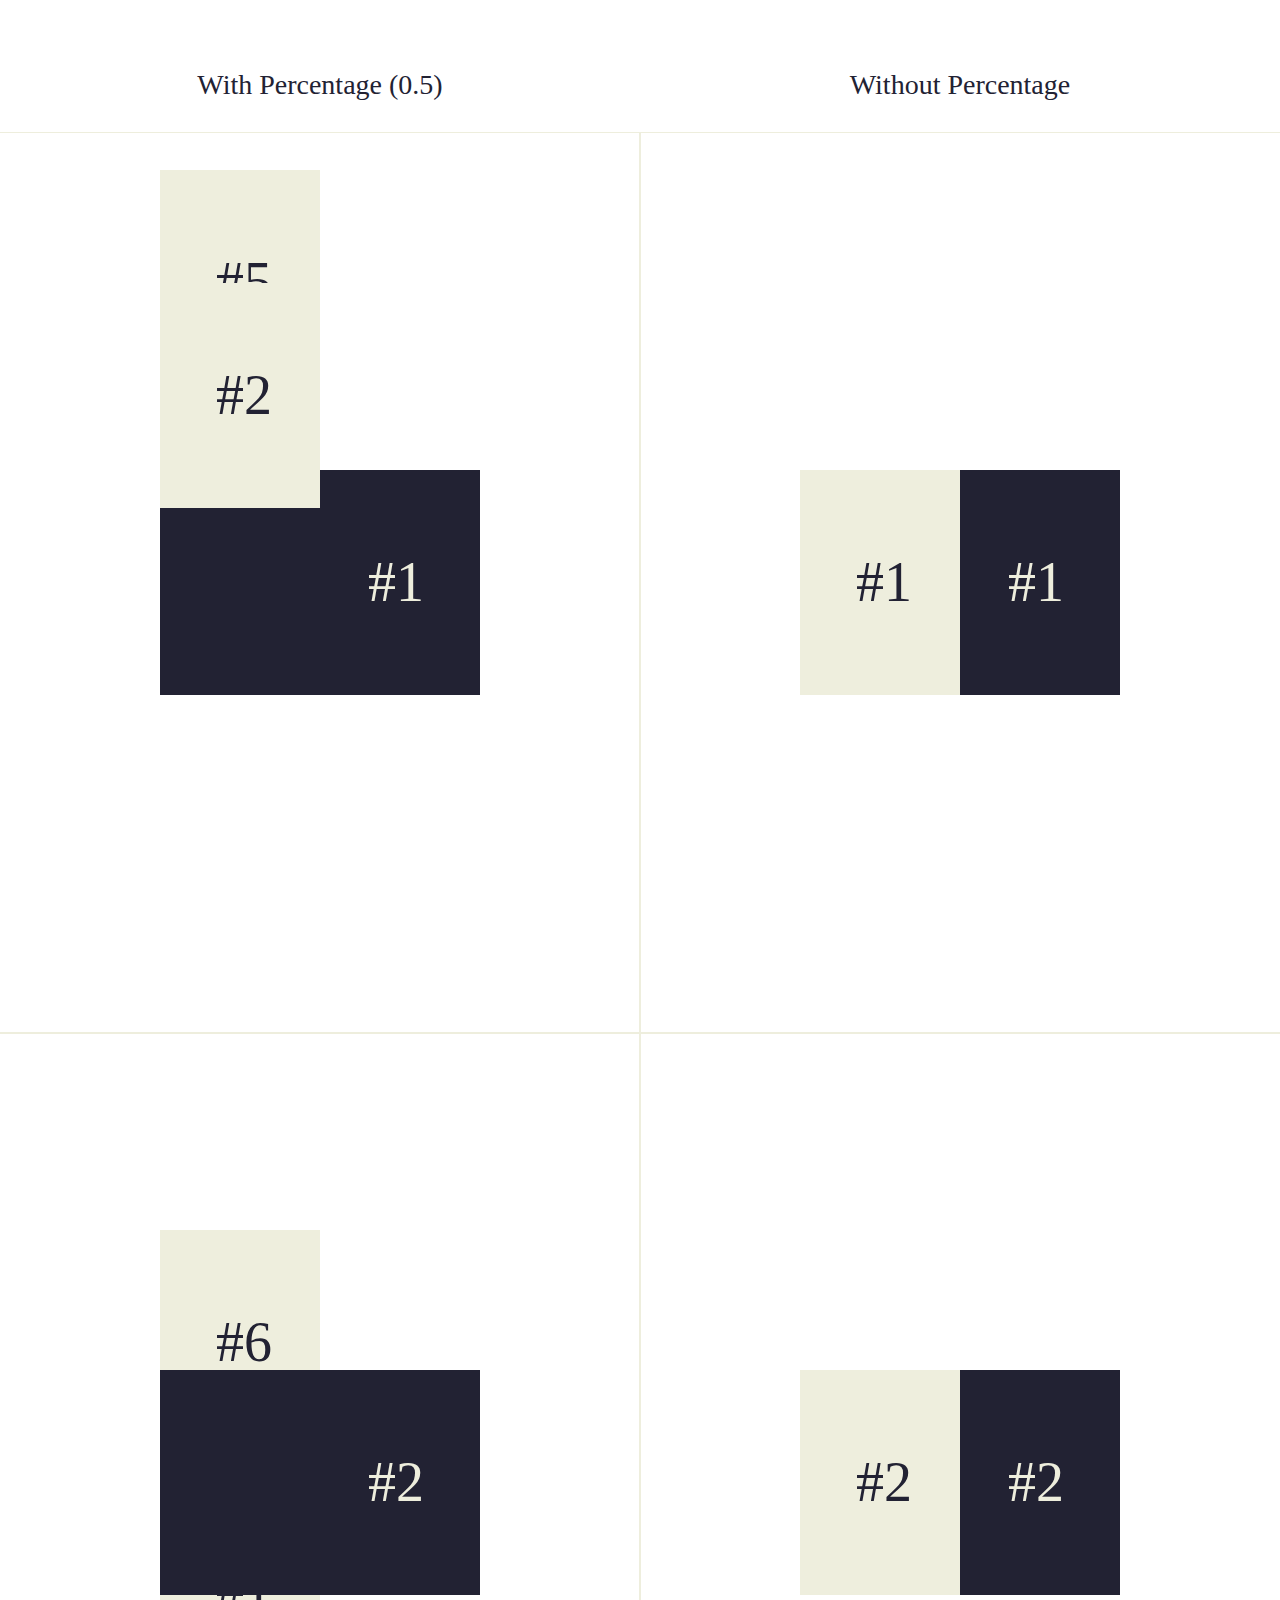
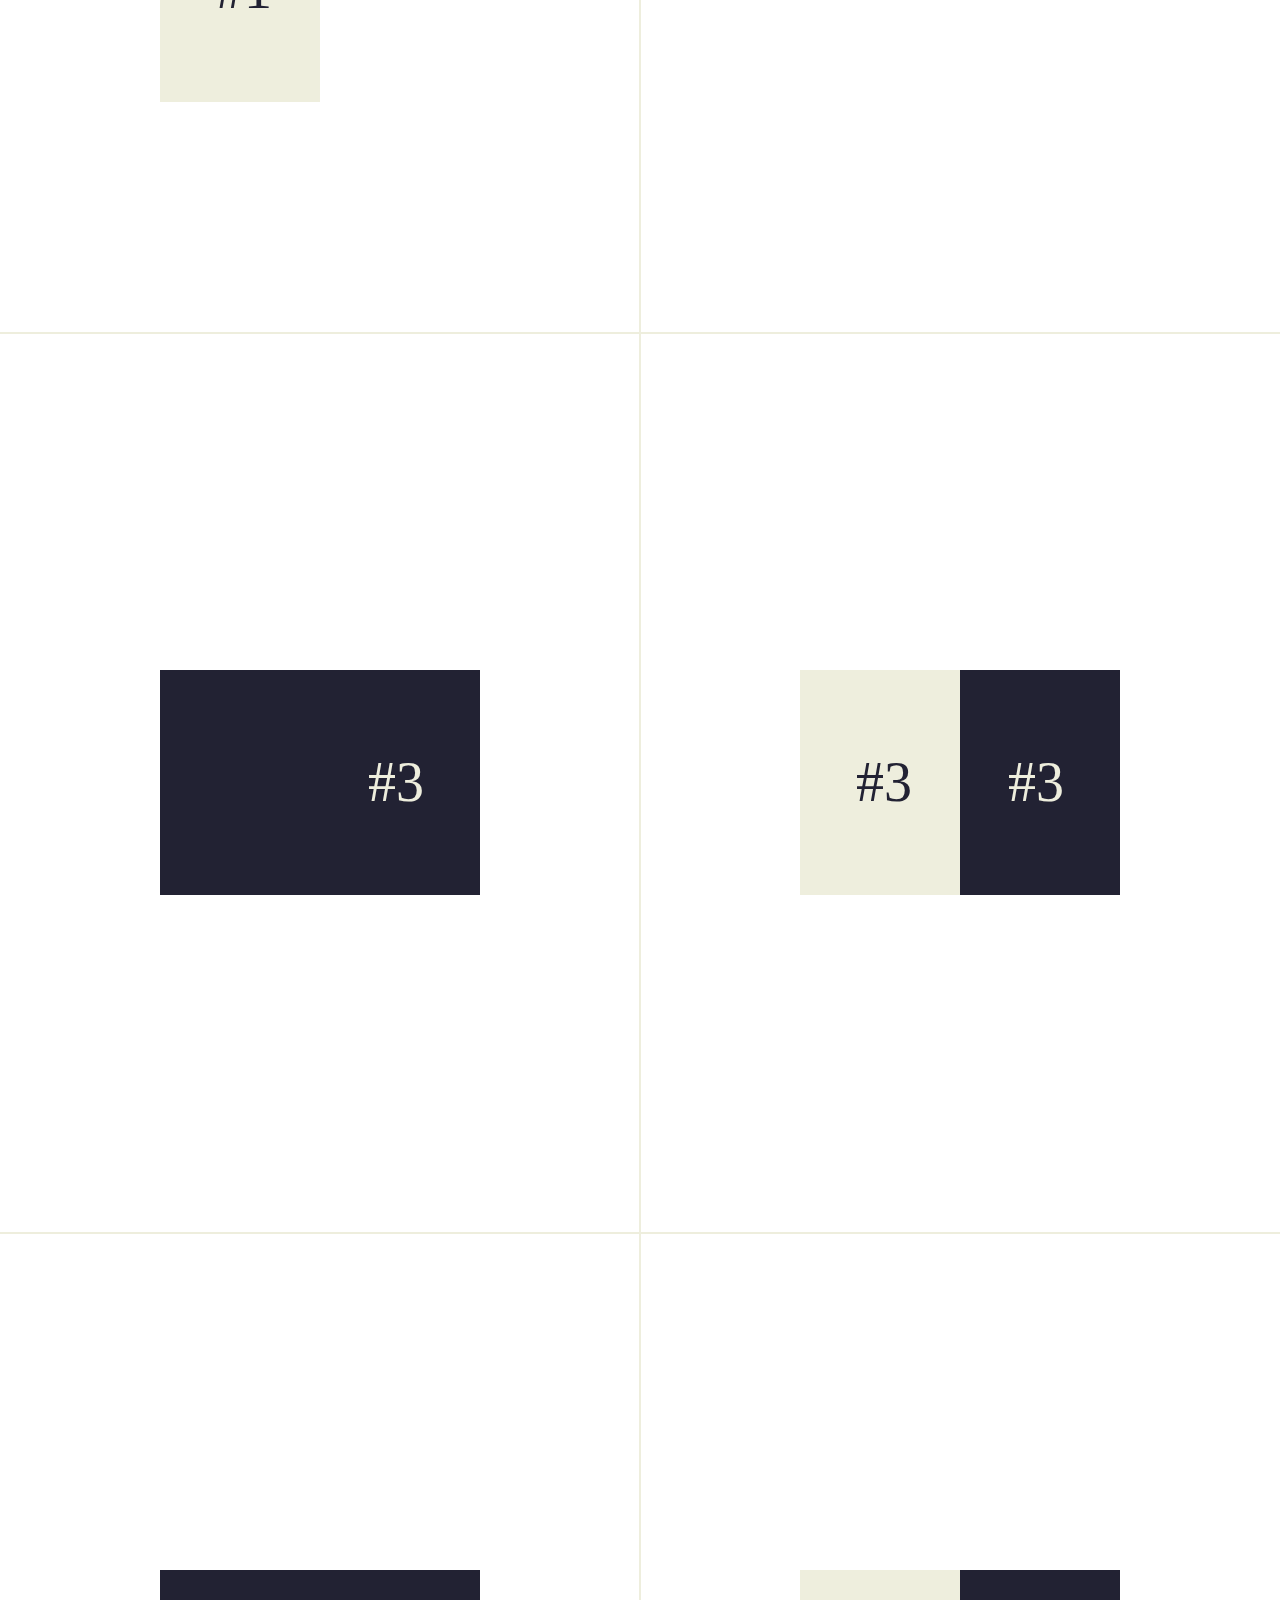
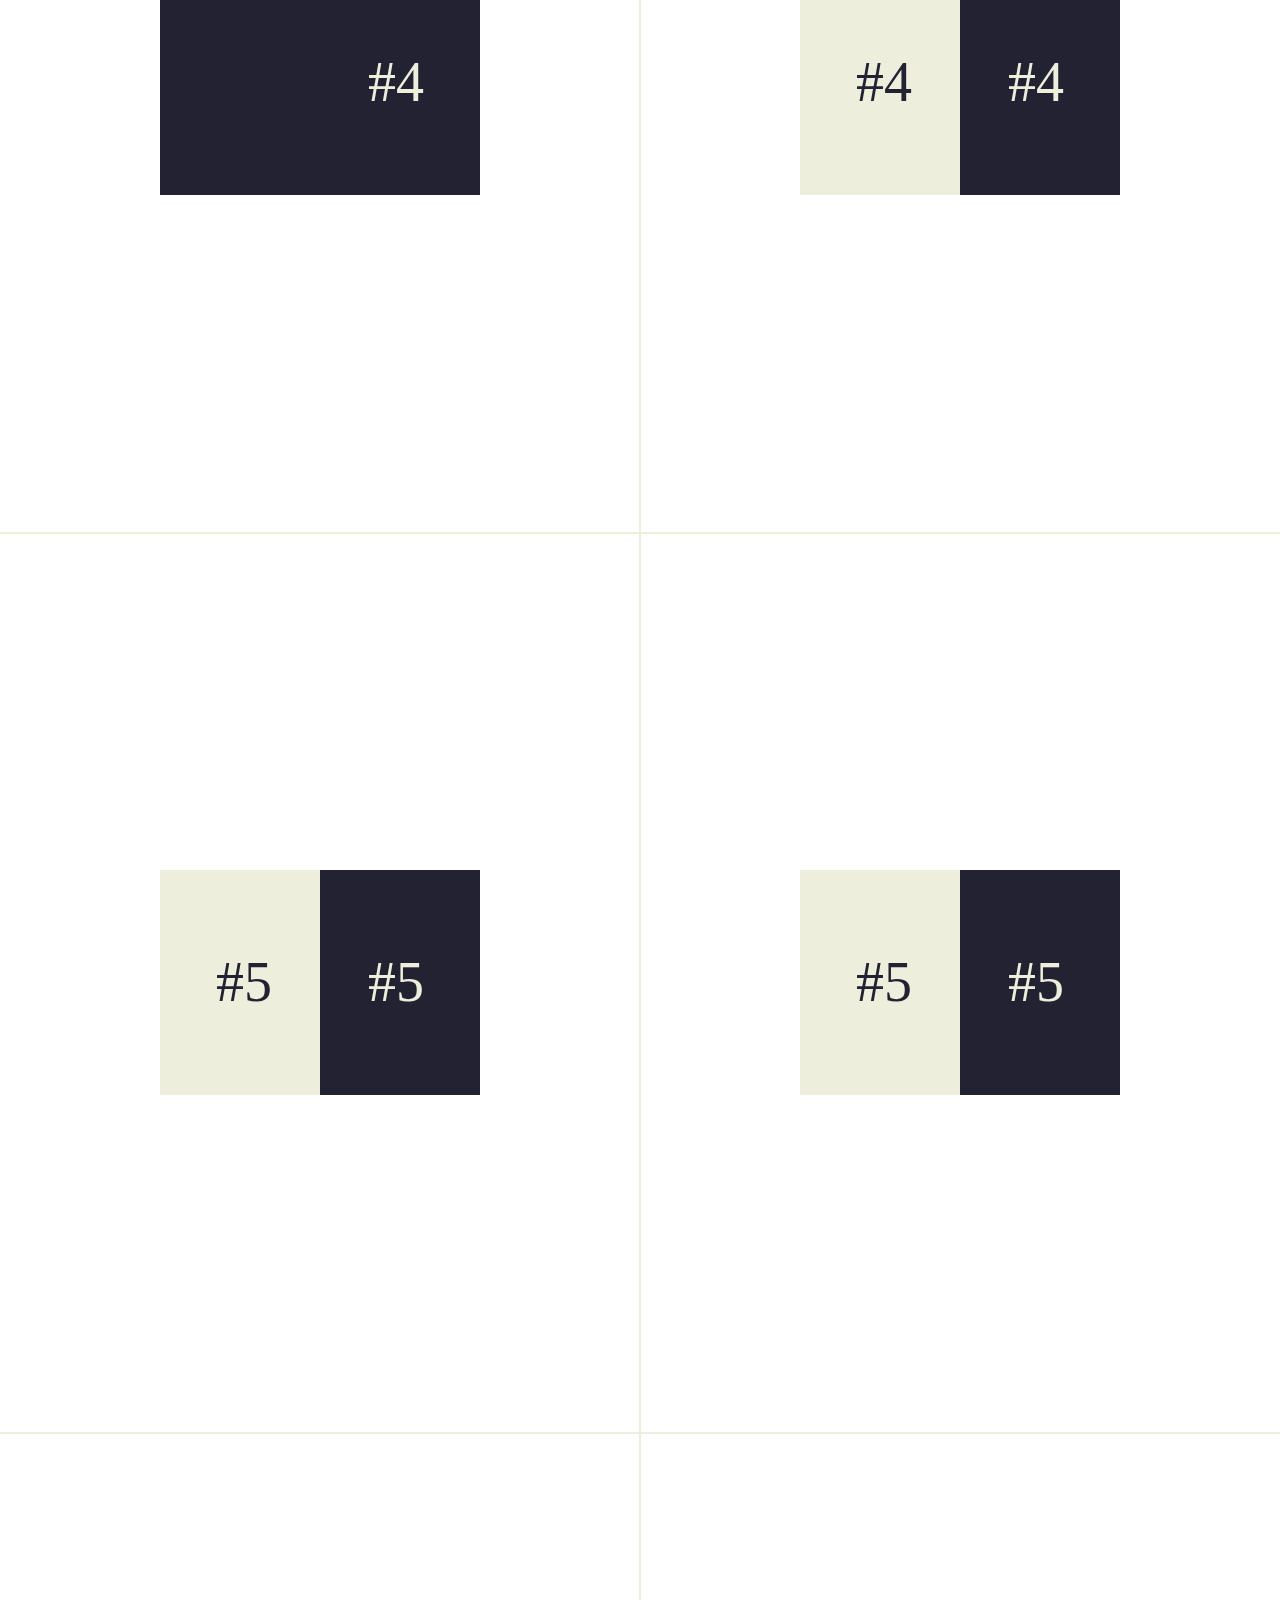
<file: node_modules/rellax/tests/percentage.html>
<!DOCTYPE html>
<html lang="en">
<head>
	<meta charset="UTF-8">
	<meta name="viewport" content="width=device-width, initial-scale=1.0">
	<meta http-equiv="X-UA-Compatible" content="IE=edge">
	<title></title>
	<style>
		html, body{
			color: #223;
			font-size: 21pt;
			margin: 0; padding: 0;
		}
		nav{
			font-size: 21pt;
			line-height: 1.5em;
			position: fixed;
			bottom: 0; left: 0;
		}
		nav a{ color: inherit; }

		.col{
			text-align: center;
			width: 50%;
			float: left;
			box-sizing: border-box;
		}

		h4{ text-align: center;}

		.container{
			outline: 1px solid #eed;
			font-size: 42pt;
			padding: 37.5vh 12.5vw;
		}
		.block{
			background: #223;
			color: #eed;
			line-height: 25vh;
			text-align: right;
			padding: 0 42pt;
			position: relative;
		}
		span{
			background: #eed;
			color: #223;
			line-height: 25vh;
			text-align: left;
			padding: 0 42pt;
			display: block;
			width: 50%;
			position: absolute;
			top: 0; left: 0;
			box-sizing: border-box;
		}
	</style>
</head>
<body>
	<h4>data-rellax-speed = default</h4>
	<section>
		<div class="col">
			<br>With Percentage (0.5) <br><br>
			<div id="21" class="container"><div class="block">#1<span class="rellax" data-rellax-percentage="0.5">#1</span></div></div>
			<div id="22" class="container"><div class="block">#2<span class="rellax" data-rellax-percentage="0.5">#2</span></div></div>
			<div id="23" class="container"><div class="block">#3<span class="rellax" data-rellax-percentage="0.5">#3</span></div></div>
			<div id="24" class="container"><div class="block">#4<span class="rellax" data-rellax-percentage="0.5">#4</span></div></div>
			<div id="25" class="container"><div class="block">#5<span class="rellax" data-rellax-percentage="0.5">#5</span></div></div>
			<div id="26" class="container"><div class="block">#6<span class="rellax" data-rellax-percentage="0.5">#6</span></div></div>
		</div>
		<div class="col">
			<br>Without Percentage <br><br>
			<div id="21" class="container"><div class="block">#1<span class="rellax">#1</span></div></div>
			<div id="22" class="container"><div class="block">#2<span class="rellax">#2</span></div></div>
			<div id="23" class="container"><div class="block">#3<span class="rellax">#3</span></div></div>
			<div id="24" class="container"><div class="block">#4<span class="rellax">#4</span></div></div>
			<div id="25" class="container"><div class="block">#5<span class="rellax">#5</span></div></div>
			<div id="26" class="container"><div class="block">#6<span class="rellax">#6</span></div></div>
		</div>
	</section>

	<!-- /// -->
	<h4>data-rellax-speed = 2</h4>
	<section>
		<div class="col">
			<br>With Percentage (0.5) <br><br>
			<div class="container"><div class="block">#1<span class="rellax" data-rellax-speed="2" data-rellax-percentage="0.5">#1</span></div></div>
			<div class="container"><div class="block">#2<span class="rellax" data-rellax-speed="2" data-rellax-percentage="0.5">#2</span></div></div>
			<div class="container"><div class="block">#3<span class="rellax" data-rellax-speed="2" data-rellax-percentage="0.5">#3</span></div></div>
			<div class="container"><div class="block">#4<span class="rellax" data-rellax-speed="2" data-rellax-percentage="0.5">#4</span></div></div>
			<div class="container"><div class="block">#5<span class="rellax" data-rellax-speed="2" data-rellax-percentage="0.5">#5</span></div></div>
			<div class="container"><div class="block">#6<span class="rellax" data-rellax-speed="2" data-rellax-percentage="0.5">#6</span></div></div>
		</div>
		<div class="col">
			<br>Without Percentage <br><br>
			<div class="container"><div class="block">#1<span class="rellax" data-rellax-speed="2">#1</span></div></div>
			<div class="container"><div class="block">#2<span class="rellax" data-rellax-speed="2">#2</span></div></div>
			<div class="container"><div class="block">#3<span class="rellax" data-rellax-speed="2">#3</span></div></div>
			<div class="container"><div class="block">#4<span class="rellax" data-rellax-speed="2">#4</span></div></div>
			<div class="container"><div class="block">#5<span class="rellax" data-rellax-speed="2">#5</span></div></div>
			<div class="container"><div class="block">#6<span class="rellax" data-rellax-speed="2">#6</span></div></div>
		</div>
	</section>

	<!-- /// -->
	<h4>Misc</h4>
	<section>
		<div class="col">
			<br>With Percentage (0.5) <br><br>
			<div class="container"><div class="block">#1<span class="rellax" data-rellax-speed="1" data-rellax-percentage="0.5">#1</span></div></div>
			<div class="container"><div class="block">#2<span class="rellax" data-rellax-speed="-1" data-rellax-percentage="0.5">#2</span></div></div>
			<div class="container"><div class="block">#3<span class="rellax" data-rellax-speed="4" data-rellax-percentage="0.5">#3</span></div></div>
			<div class="container"><div class="block">#4<span class="rellax" data-rellax-speed="-4" data-rellax-percentage="0.5">#4</span></div></div>
			<div class="container"><div class="block">#5<span class="rellax" data-rellax-speed="0" data-rellax-percentage="0.5">#5</span></div></div>
			<div class="container"><div class="block">#6<span class="rellax" data-rellax-speed="-10" data-rellax-percentage="0.5">#6</span></div></div>
		</div>
		<div class="col">
			<br>Without Percentage <br><br>
			<div class="container"><div class="block">#1<span class="rellax" data-rellax-speed="1">#1</span></div></div>
			<div class="container"><div class="block">#2<span class="rellax" data-rellax-speed="-1">#2</span></div></div>
			<div class="container"><div class="block">#3<span class="rellax" data-rellax-speed="0">#3</span></div></div>
			<div class="container"><div class="block">#4<span class="rellax" data-rellax-speed="0">#4</span></div></div>
			<div class="container"><div class="block">#5<span class="rellax" data-rellax-speed="0">#5</span></div></div>
			<div class="container"><div class="block">#6<span class="rellax" data-rellax-speed="0">#6</span></div></div>
		</div>
	</section>

	<!-- Scripts -->
	<script src="../rellax.js"></script>
	<script>
		var rellax = new Rellax();
	</script>
</body>
</html>
</file>
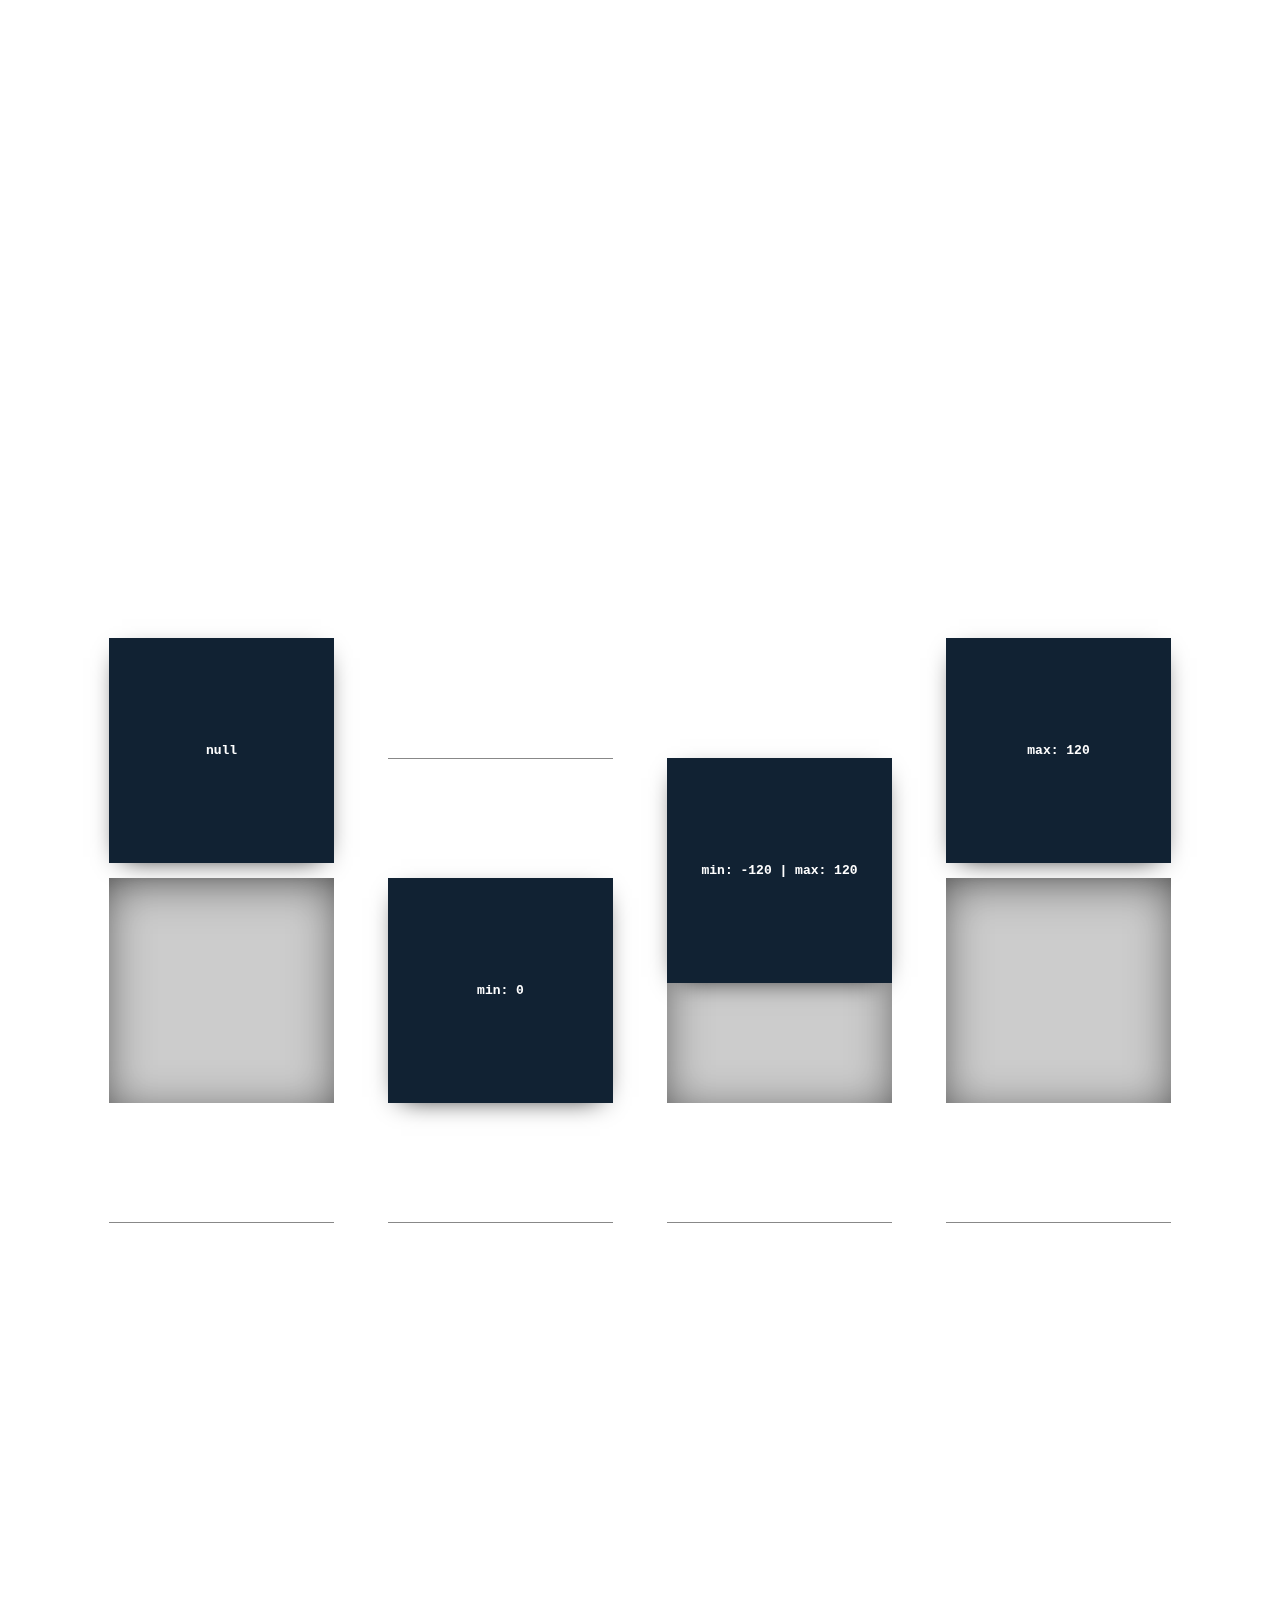
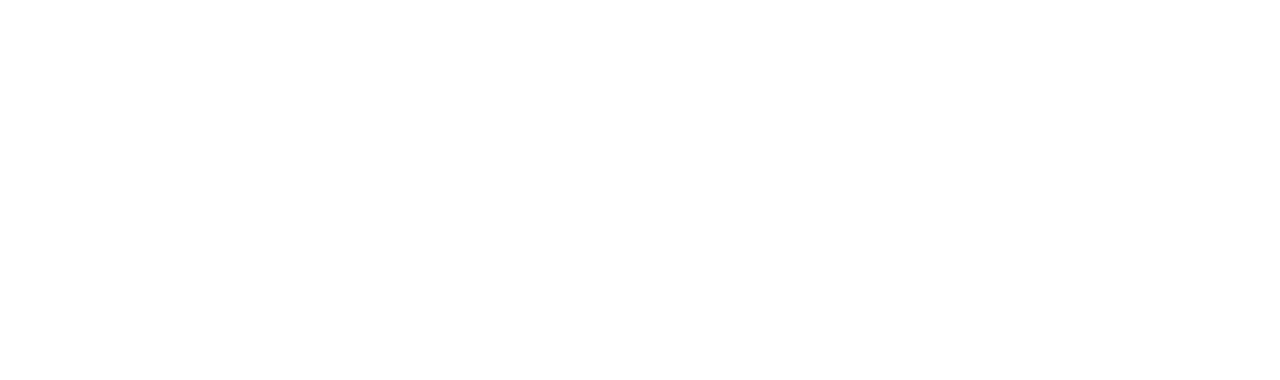
<file: node_modules/rellax/tests/range.html>
<!DOCTYPE html>
<html lang="en">
<head>
	<meta charset="UTF-8">
	<meta name="viewport" content="width=device-width, initial-scale=1.0">
	<meta http-equiv="X-UA-Compatible" content="IE=edge">
	<title></title>

	<style>
		html, body {
			margin: 0; padding: 0;
			font-family: monospace;
			font-weight: bold;
		}

		.flex {
			display: flex;
			justify-content: center;
			align-items: center;
			height: 100vh; width: 100%;
			padding: 60vh 0;
		}

		.rellax-container {
			height: 25vmin; width: 25vmin;
			position: relative;
			background: #ccc;
			margin: 0 3vmin;
			box-shadow: inset 0 .5rem 4rem -1rem rgba(0,0,0,.8),
						0 -119px 0 #fff,
						0 -120px 0 #888,
						0 119px 0 #fff,
						0 120px 0 #888;
		}

		.rellax {
			background: #123;
			color: #fff;
			position: absolute;
			top: 0; left: 0;
			height: 100%; width: 100%;
			display: flex;
			justify-content: center;
			align-items: center;
			box-shadow: 0 .5rem 2rem -1rem rgba(0,0,0,1);
			will-change: transform;
		}
	</style>

</head>
<body>

	<div class="flex">
		<div class="rellax-container">
			<div class="rellax" data-rellax-speed="-5"> null </div>
		</div>
		<div class="rellax-container">
			<div class="rellax" data-rellax-speed="-5" data-rellax-min="0">min: 0</div>
		</div>
		<div class="rellax-container">
			<div class="rellax" data-rellax-speed="-5" data-rellax-min="-120" data-rellax-max="120">min: -120 | max: 120</div>
		</div>
		<div class="rellax-container">
			<div class="rellax" data-rellax-speed="-5" data-rellax-max="120">max: 120</div>
		</div>
	</div>

	<!-- Scripts -->
	<script src="../rellax.js"></script>
	<script>
		var rellax = new Rellax('.rellax', {center: true});
	</script>
</body>
</html>
</file>
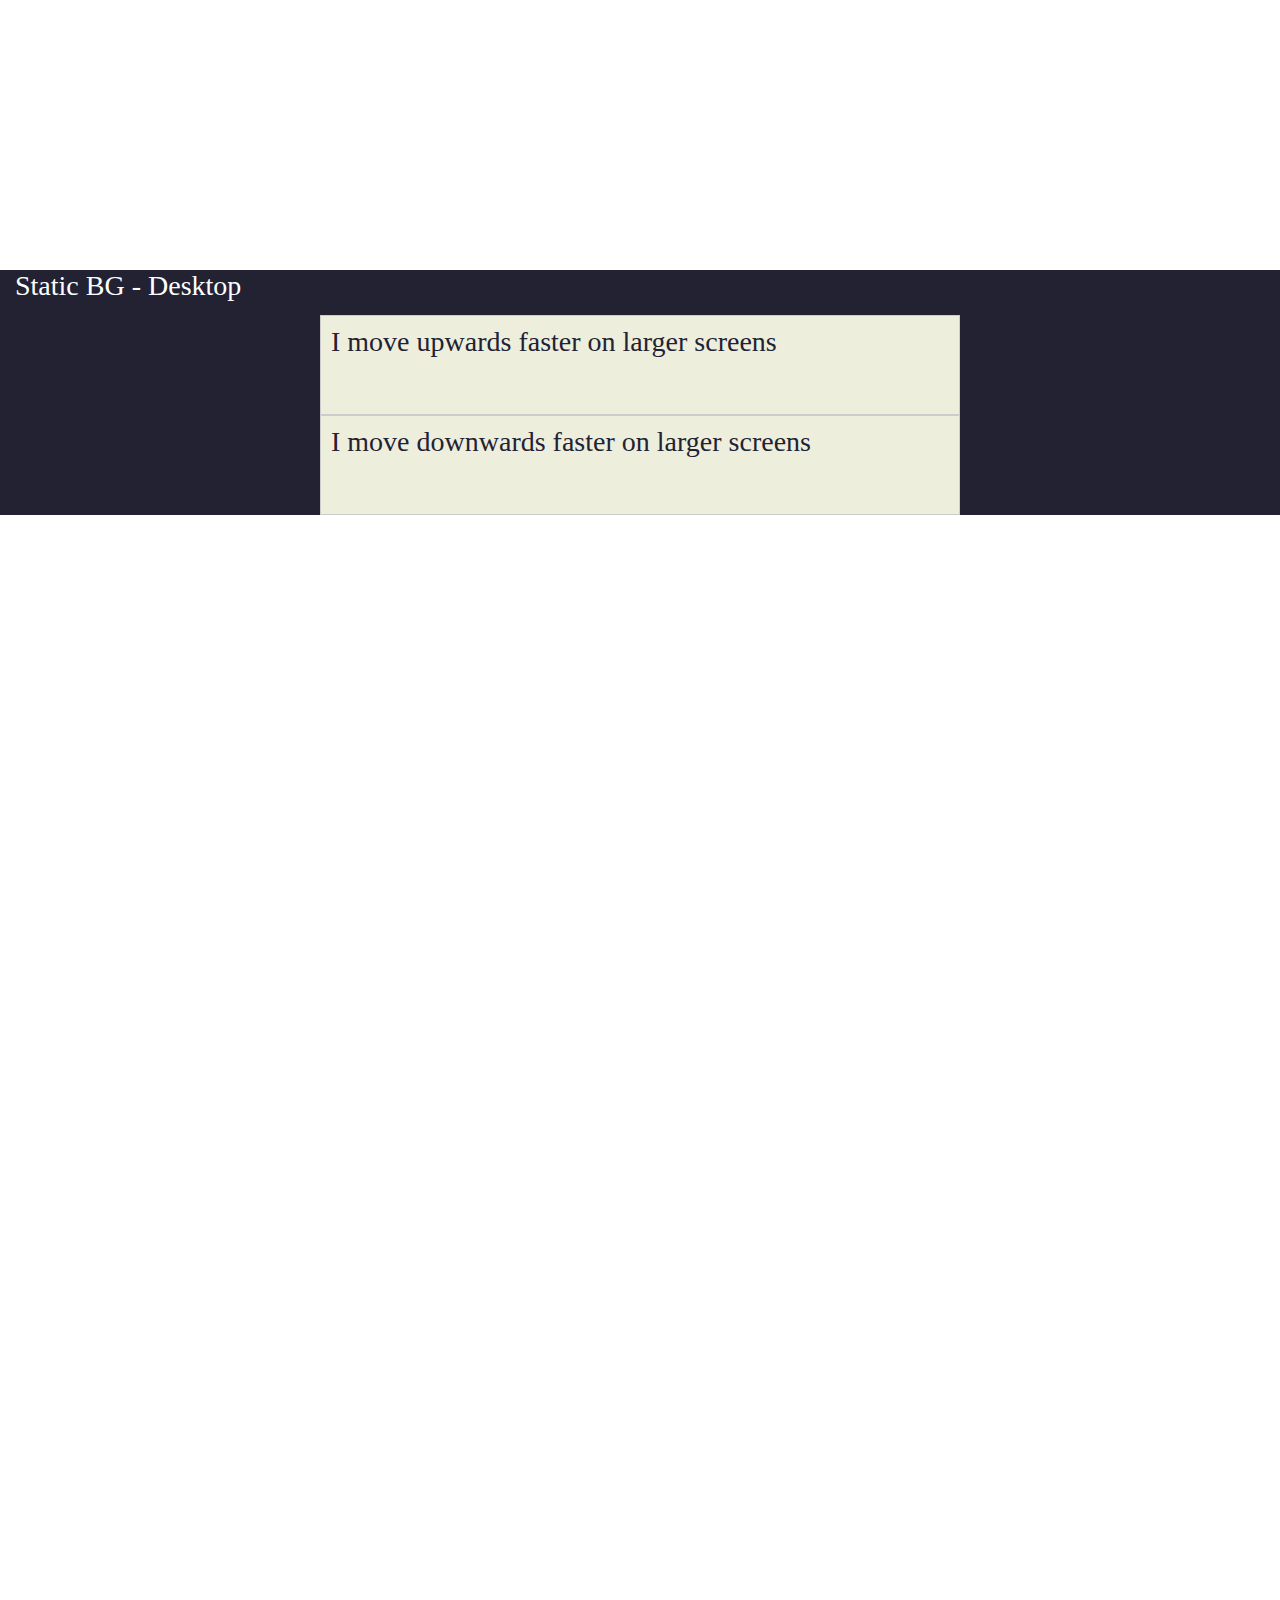
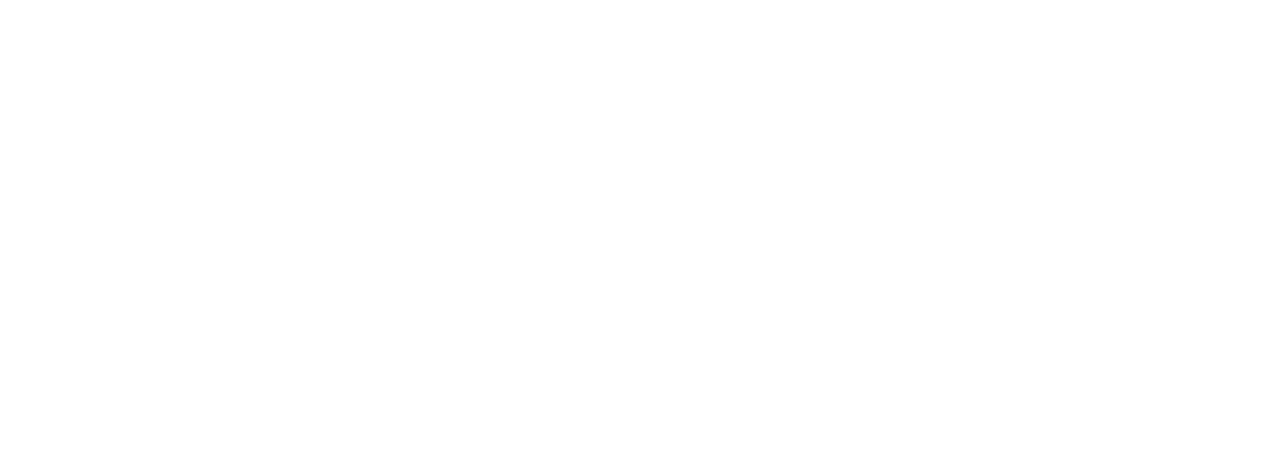
<file: node_modules/rellax/tests/responsive-speeds.html>
<html lang="en">
  <head>
    <meta charset="UTF-8" />
    <meta name="viewport" content="width=device-width, initial-scale=1.0" />
    <meta http-equiv="X-UA-Compatible" content="IE=edge" />
    <title>Responsive Speeds</title>
    <style>
      html,
      body {
        color: #223;
        font-size: 21pt;
        margin: 0;
        padding: 0;
      }

      section {
        margin-top: 30vh;
        width: 100vw;
        height: 200vh;
        -webkit-box-flex: 1; /* OLD - iOS 6-, Safari 3.1-6 */
        -webkit-flex: 1; /* Safari 6.1+. iOS 7.1+, BB10 */
        -ms-flex: 1; /* IE 10 */
        flex: 1; /* NEW, Spec - Firefox, Chrome */
      }

      h4 {
        text-align: center;
      }

      .block {
        background: #223;
        position: relative;
        padding-top: 45px;
        width: 100%;
      }

      .block::before {
        content: "Static BG - Mobile";
        color: #fff;
        position: absolute;
        margin-left: 15px;
        top: 0;
      }

      @media screen and (min-width: 768px) {
        .block::before {
          content: "Static BG - Tablet";
        }
      }

      @media screen and (min-width: 1201px) {
        .block::before {
          content: "Static BG - Desktop";
        }
      }

      span {
        background: #eed;
        color: #223;
        text-align: left;
        padding: 10px;
        display: block;
        width: 50%;
        margin-left: 25%;
        min-height: 100px;
        box-sizing: border-box;
        border: 1px solid #ccc;
      }
    </style>
  </head>
  <body>
    <section>
      <div class="block">
        <span
          class="rellax"
          data-rellax-speed="-2"
          data-rellax-xs-speed="1"
          data-rellax-mobile-speed="3"
          data-rellax-tablet-speed="7"
          data-rellax-desktop-speed="10"
          >I move upwards faster on larger screens</span
        >
        <span
          class="rellax"
          data-rellax-speed="-2"
          data-rellax-xs-speed="-1"
          data-rellax-mobile-speed="-3"
          data-rellax-tablet-speed="-7"
          data-rellax-desktop-speed="-10"
          >I move downwards faster on larger screens</span
        >
      </div>
    </section>

    <!-- Scripts -->
    <script src="../rellax.js"></script>
    <script>
      var rellax = new Rellax(".rellax", {
        breakpoints: [200, 400, 600]
      });
    </script>
  </body>
</html>
</file>
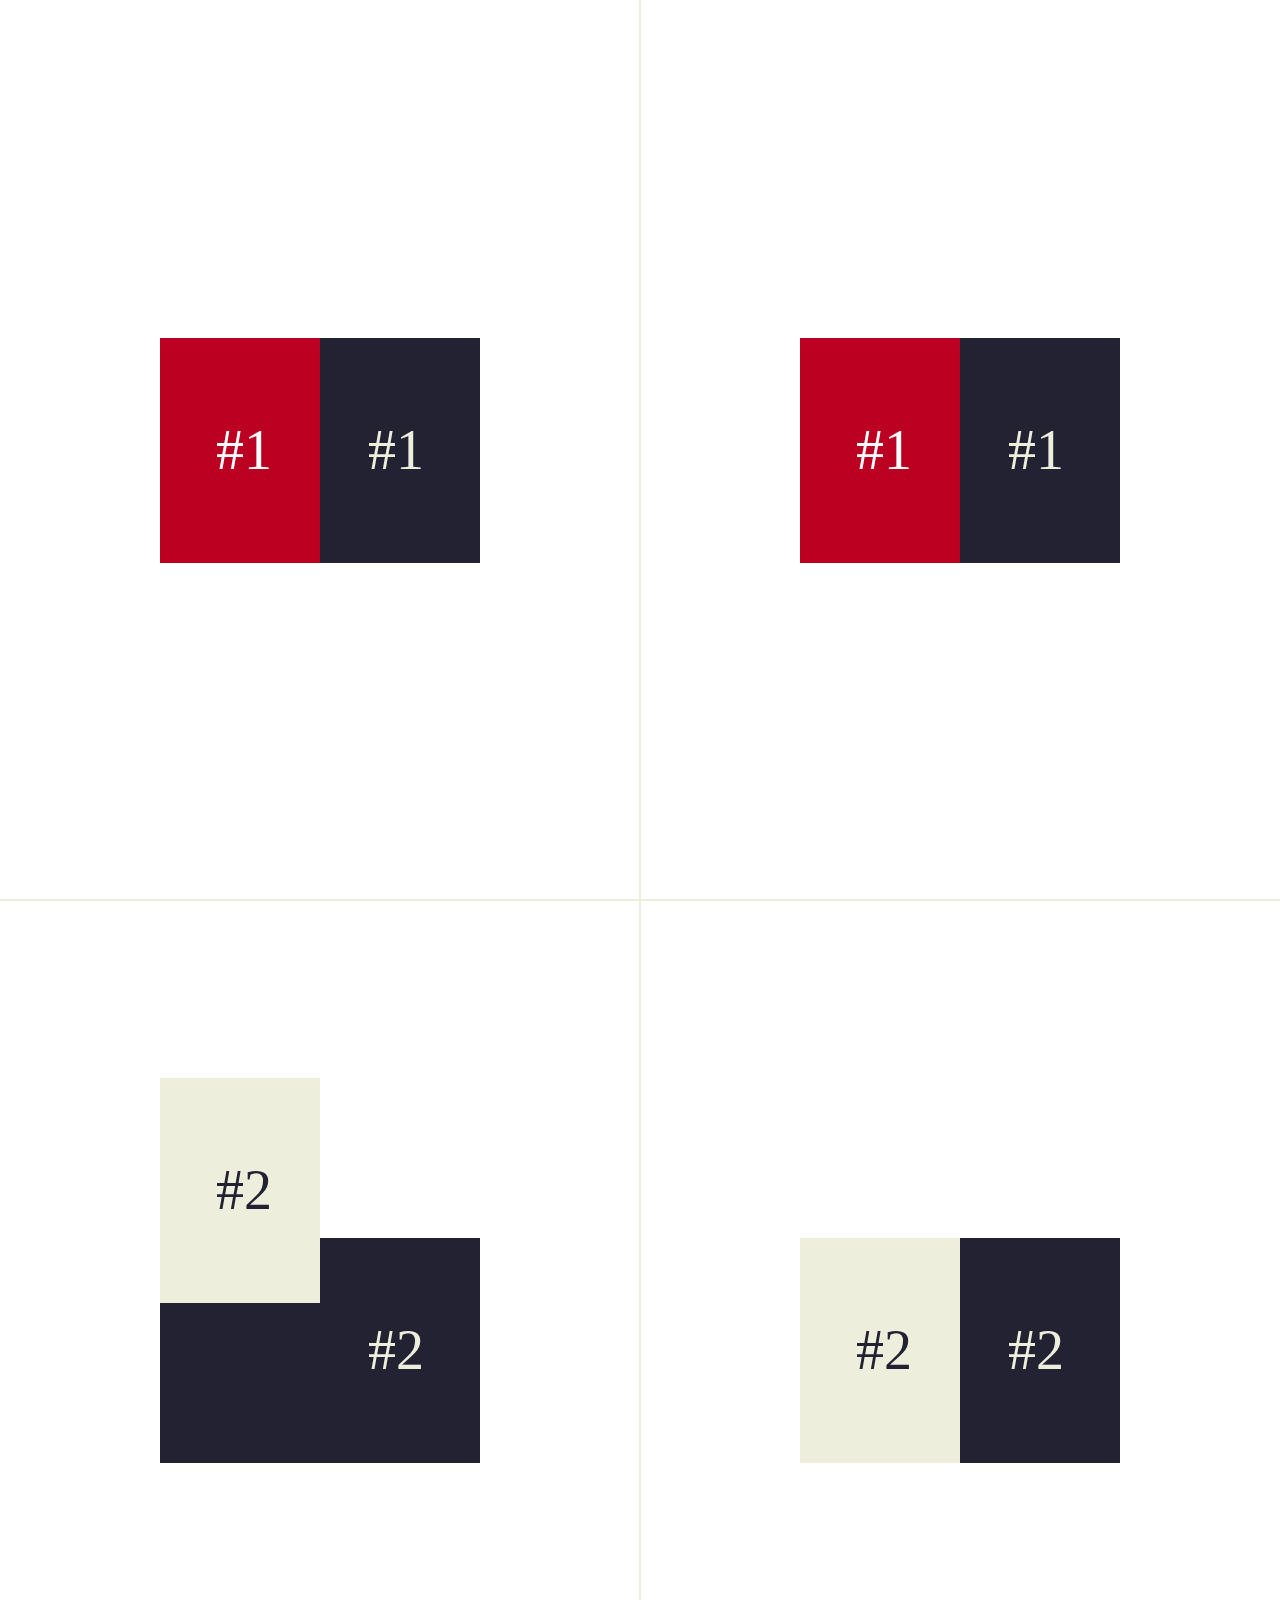
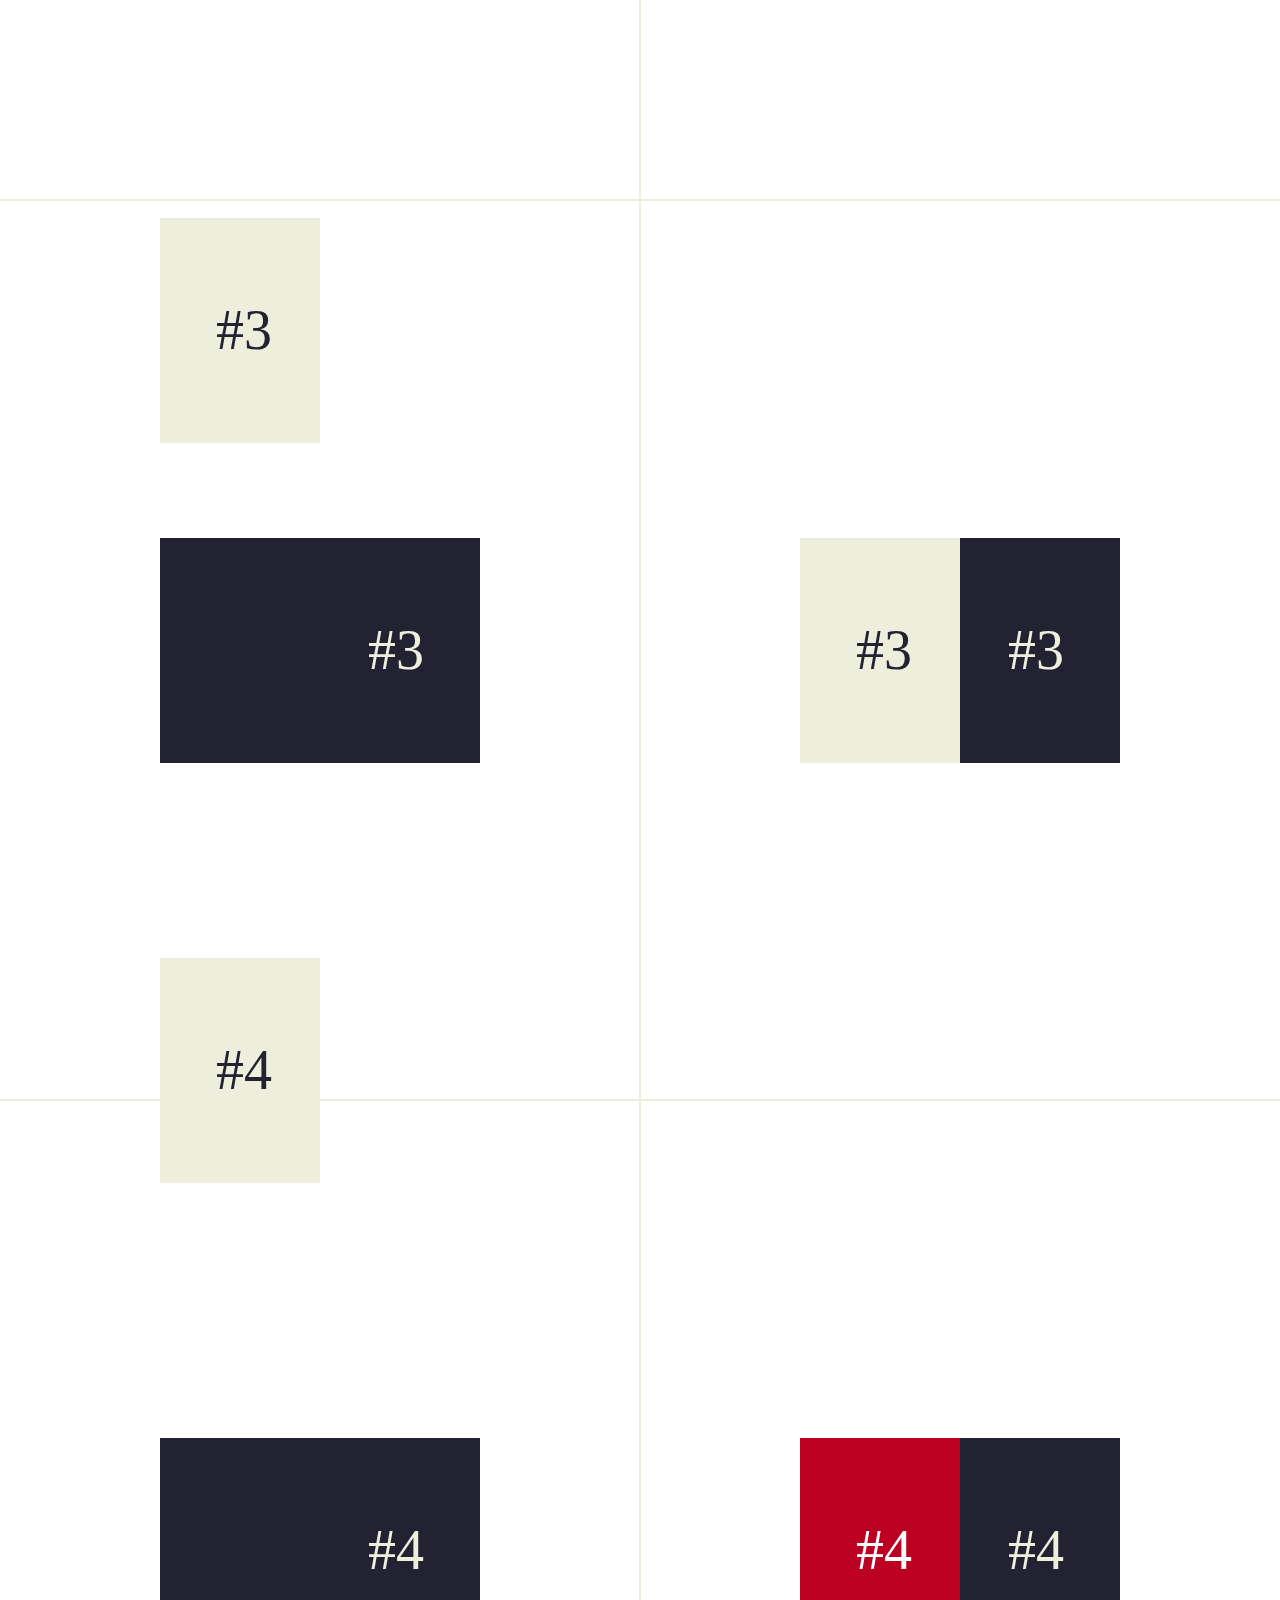
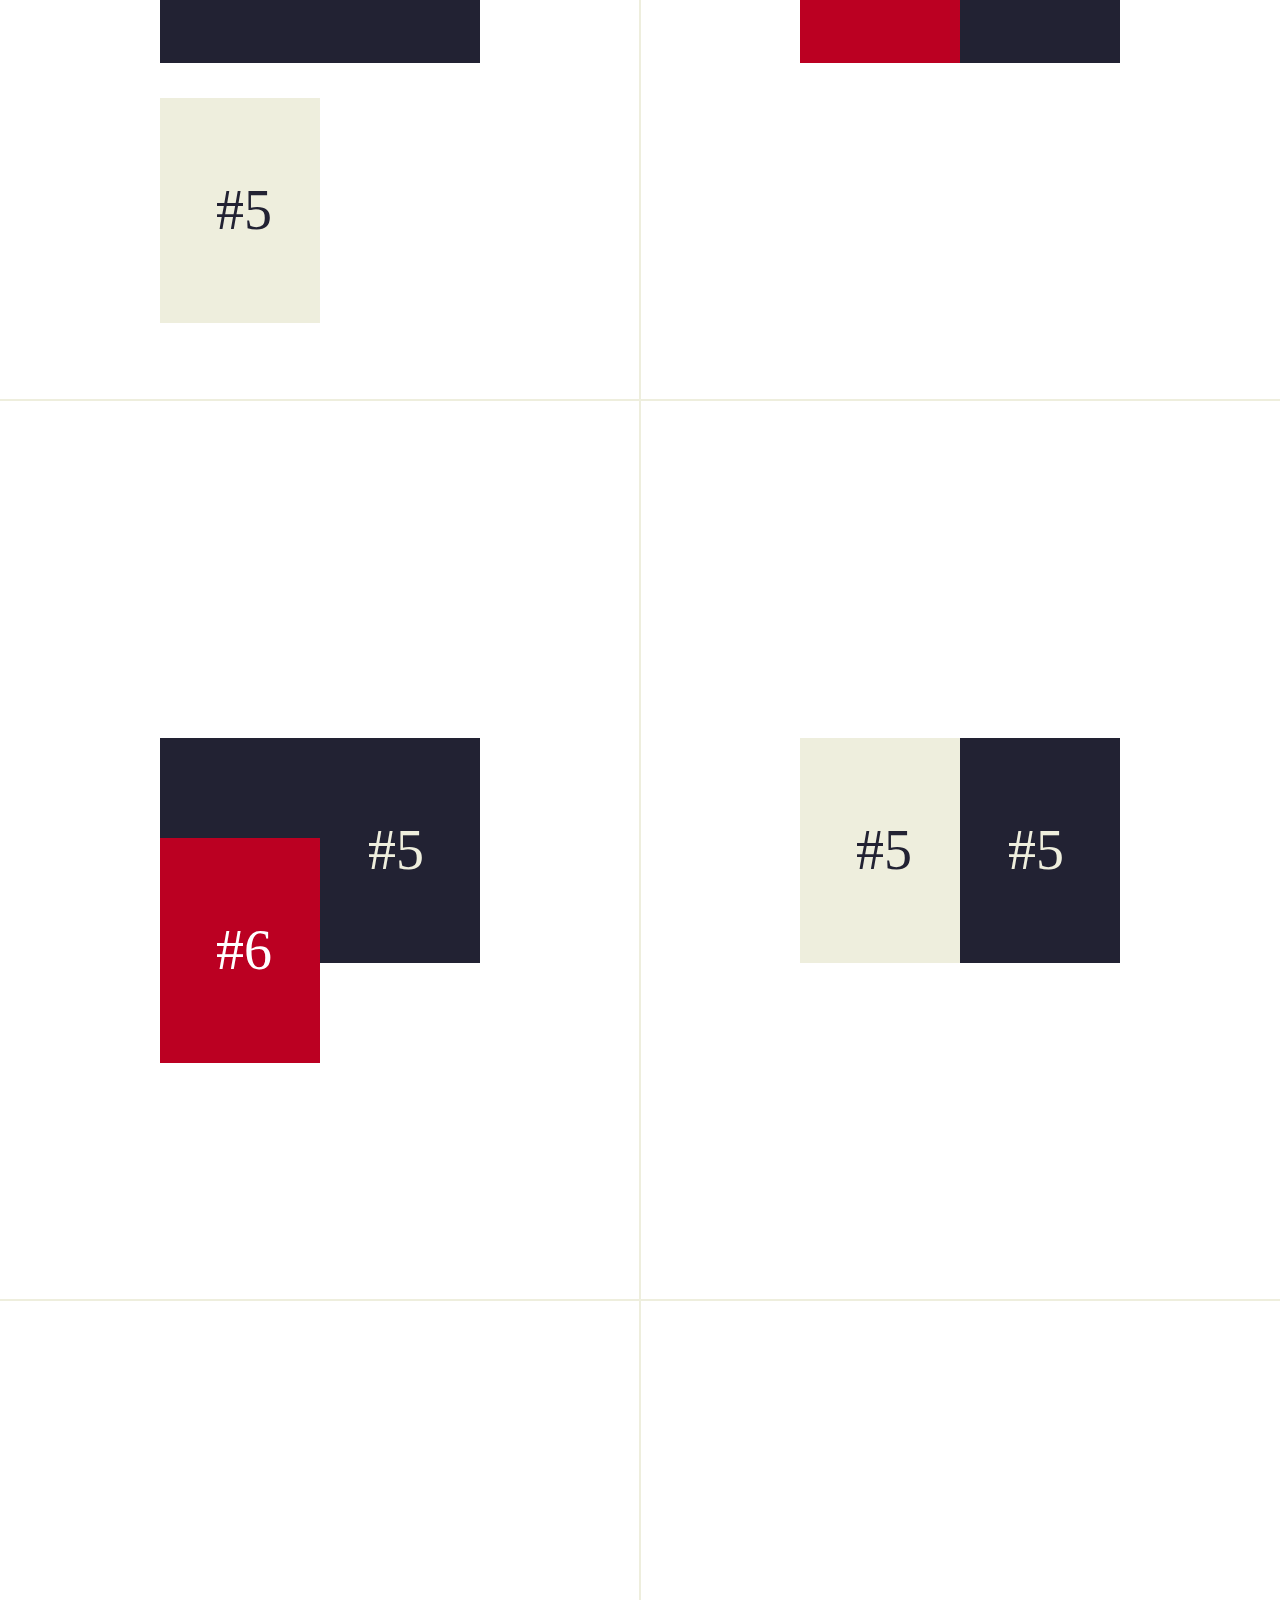
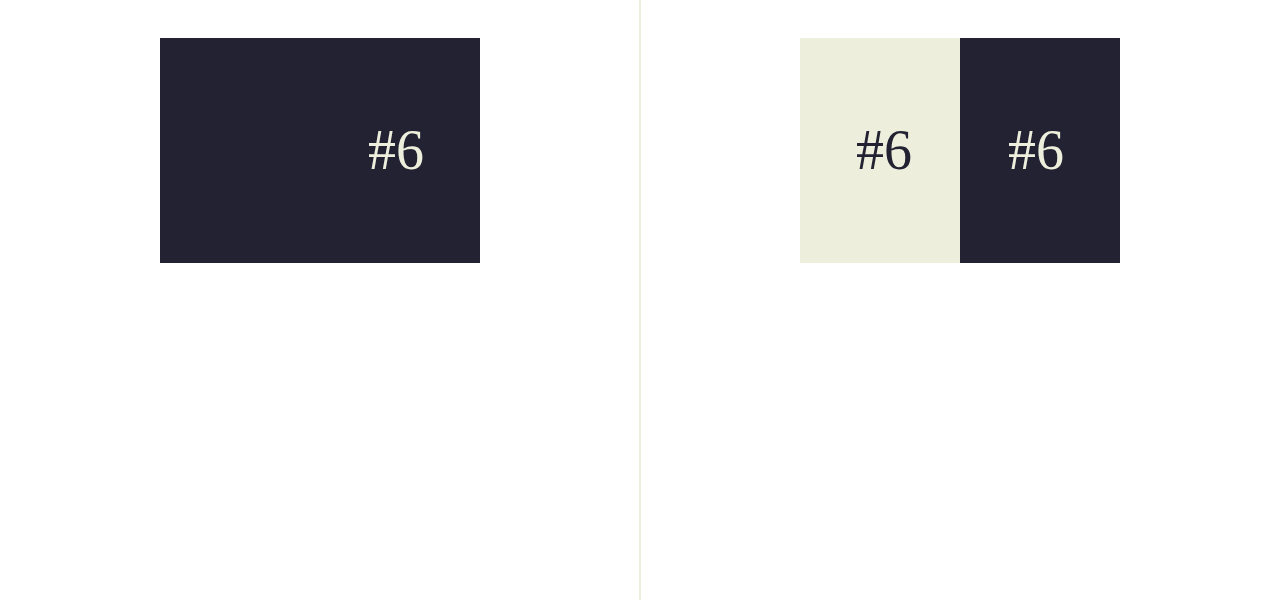
<file: node_modules/rellax/tests/style.html>
<!DOCTYPE html>
<html lang="en">
<head>
	<meta charset="UTF-8">
	<meta name="viewport" content="width=device-width, initial-scale=1.0">
	<meta http-equiv="X-UA-Compatible" content="IE=edge">
	<title></title>
	<style>
		html, body{
			color: #223;
			font-size: 21pt;
			margin: 0; padding: 0;
		}
		nav{
			font-size: 21pt;
			line-height: 1.5em;
			position: fixed;
			bottom: 0; left: 0;
		}
		nav a{ color: inherit; }

		.col{
			text-align: center;
			width: 50%;
			float: left;
			box-sizing: border-box;
		}

		h4{ text-align: center;}

		.container{
			outline: 1px solid #eed;
			font-size: 42pt;
			padding: 37.5vh 12.5vw;
		}
		.block{
			background: #223;
			color: #eed;
			line-height: 25vh;
			text-align: right;
			padding: 0 42pt;
			position: relative;
		}
		span{
			background: #eed;
			color: #223;
			line-height: 25vh;
			text-align: left;
			padding: 0 42pt;
			display: block;
			width: 50%;
			position: absolute;
			top: 0; left: 0;
			box-sizing: border-box;
		}
	</style>
</head>
<body>
	<section>
		<div class="col">
<div id="21" class="container"><div class="block">#1<span class="rellax" data-rellax-percentage="0.5" style="background:#b02; color:#fff;">#1</span></div></div>
<div id="22" class="container"><div class="block">#2<span class="rellax" data-rellax-percentage="0.5">#2</span></div></div>
<div id="23" class="container"><div class="block">#3<span class="rellax" data-rellax-percentage="0.5">#3</span></div></div>
<div id="24" class="container"><div class="block">#4<span class="rellax" data-rellax-percentage="0.5">#4</span></div></div>
<div id="25" class="container"><div class="block">#5<span class="rellax" data-rellax-percentage="0.5">#5</span></div></div>
<div id="26" class="container"><div class="block">#6<span class="rellax" data-rellax-percentage="0.5" style="background:#b02; color:#fff;">#6</span></div></div>
		</div>
		<div class="col">
			<div id="21" class="container"><div class="block">#1<span class="rellax" style="background:#b02; color:#fff;">#1</span></div></div>
			<div id="22" class="container"><div class="block">#2<span class="rellax">#2</span></div></div>
			<div id="23" class="container"><div class="block">#3<span class="rellax">#3</span></div></div>
			<div id="24" class="container"><div class="block">#4<span class="rellax" style="background:#b02; color:#fff;">#4</span></div></div>
			<div id="25" class="container"><div class="block">#5<span class="rellax">#5</span></div></div>
			<div id="26" class="container"><div class="block">#6<span class="rellax">#6</span></div></div>
		</div>
	</section>

	<!-- Scripts -->
	<script src="../rellax.js"></script>
	<script>
		var rellax = new Rellax();
	</script>
</body>
</html>
</file>
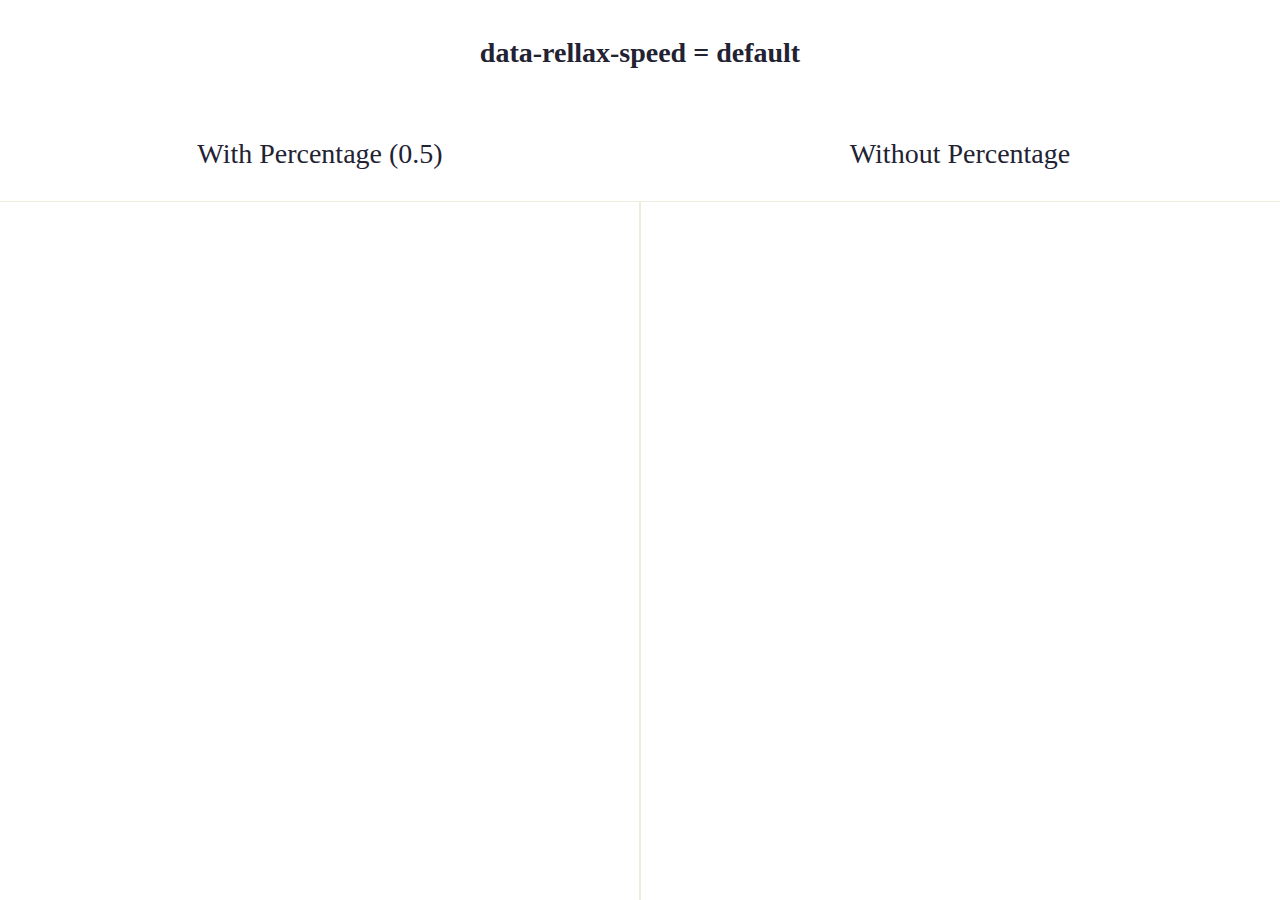
<file: node_modules/rellax/tests/wrapper.html>
<!DOCTYPE html>
<html lang="en">
<head>
    <meta charset="UTF-8">
    <meta name="viewport" content="width=device-width, initial-scale=1.0">
    <meta http-equiv="X-UA-Compatible" content="IE=edge">
    <title></title>
    <style>
        html, body {
            color: #223;
            font-size: 21pt;
            margin: 0;
            padding: 0;
            width: 100%;
            height: 100%;
            min-height: 100%;
            position: relative;
        }

        .Layout__wrapper-container {
            position: absolute;
            width: 100%;
            height: 100%;
        }

        .Layout__wrapper {
            width: 100%;
            height: 100%;
            display: flex;
            flex-direction: column;
            overflow-y: auto;
            overflow-x: hidden;
            position: relative;
        }

        .Layout__main {
            padding: 0;
            margin: 0;
            display: flex;
            flex-wrap: wrap;
            align-content: space-between;
            position: relative;
            overflow-x: hidden;
            overflow-y: auto;
            flex-grow: 1;
            z-index: 1;
        }

        .page-content {
            max-width: 100vw;
            flex: 100%;
        }

        .col {
            text-align: center;
            width: 50%;
            float: left;
            box-sizing: border-box;
        }

        h4 {
            text-align: center;
        }

        .container {
            display: flex;
            align-items: center;
            outline: 1px solid #eed;
            font-size: 42pt;
            padding: 0 12.5vw;
            height: 200vh;
        }

        .block {
            background: #223;
            color: #eed;
            line-height: 25vh;
            text-align: right;
            margin-top: 20vh;
            height: 200px;
            width: 400px;
            position: relative;
        }

        span {
            background: #eed;
            color: #223;
            line-height: 25vh;
            text-align: left;
            padding: 0 42pt;
            display: block;
            width: 50%;
            position: absolute;
            top: 0;
            left: 0;
            box-sizing: border-box;
        }
    </style>
</head>
<body>
    <div class="Layout__wrapper-container">
        <div class="Layout__wrapper">
            <!-- Here can be fixed header -->
            <main class="Layout__main">
                <div class="page-content">
                    <h4>data-rellax-speed = default</h4>
                        <section>
                            <div class="col">
                                <br>With Percentage (0.5) <br><br>
                                <div class="container">
                                    <div class="block">
                                        #1<span class="rellax" data-rellax-percentage="0.5">#1</span>
                                    </div>
                                </div>
                                <div class="container">
                                    <div class="block">
                                        #2<span class="rellax" data-rellax-percentage="0.5">#2</span>
                                    </div>
                                </div>
                                <div class="container">
                                    <div class="block">
                                        #3<span class="rellax" data-rellax-percentage="0.5">#3</span>
                                    </div>
                                </div>
                                <div class="container">
                                    <div class="block">
                                        #4<span class="rellax" data-rellax-percentage="0.5" style="transition: transform 10s cubic-bezier(0,1,.5,1);">#4</span>
                                    </div>
                                </div>
                                <div class="container">
                                    <div class="block">
                                        #5<span class="rellax" data-rellax-percentage="0.5" style="transition: transform 10s cubic-bezier(0,1,.5,1);">#5</span>
                                    </div>
                                </div>
                                <div class="container">
                                    <div class="block">
                                        #6<span class="rellax" data-rellax-percentage="0.5" style="transition: transform 10s cubic-bezier(0,1,.5,1);">#6</span>
                                    </div>
                                </div>
                            </div>
                            <div class="col">
                                <br>Without Percentage <br><br>
                                <div class="container">
                                    <div class="block">
                                        #1<span class="rellax" style="transition: transform 10s cubic-bezier(0,1,.5,1);">#1</span>
                                    </div>
                                </div>
                                <div class="container">
                                    <div class="block">
                                        #2<span class="rellax" style="transition: transform 10s cubic-bezier(0,1,.5,1);">#2</span>
                                    </div>
                                </div>
                                <div class="container">
                                    <div class="block">
                                        #3<span class="rellax" style="transition: transform 10s cubic-bezier(0,1,.5,1);">#3</span>
                                    </div>
                                </div>
                                <div class="container">
                                    <div class="block">
                                        #4<span class="rellax">#4</span>
                                    </div>
                                </div>
                                <div class="container">
                                    <div class="block">
                                        #5<span class="rellax">#5</span>
                                    </div>
                                </div>
                                <div class="container">
                                    <div class="block">
                                        #6<span class="rellax">#6</span>
                                    </div>
                                </div>
                            </div>
                        </section>
                    </div>
                </div>
            </main>
            <!-- Here can be fixed footer -->
        </div>
    </div>

    <!-- Scripts -->
    <script src="../rellax.js"></script>
    <script>
        var rellax = new Rellax('.rellax', {
            center: true,
            wrapper: document.querySelector('.Layout__main') // or '.Layout__main'
        });
    </script>
</body>
</html>
</file>
<file: node_modules/rellax/css/main.css>
html, body {
  margin: 0;
  padding: 0;
  font-family: 'Source Sans Pro', sans-serif;
  text-rendering: optimizeLegibility;
  color: #222;
  overflow-x: hidden;
}
h4 {
  font-size: 22px;
  margin-bottom: 28px;
}
p {
  font-size: 22px;
}
a,
a:hover,
a:active,
a:visited {
  text-decoration: none;
  color: #5000F1;
}

header h2 {
  font-size: 15px;
  font-weight: 900;
  letter-spacing: 0.15em;
  margin-top: 70px;
}
header a h2 {
  color: #222;
}
header a h2 span {
  transition: all 400ms cubic-bezier(0.68, -0.1, 0.265, 1.55);
}
header a:hover h2 span {
  color: #fff;
  margin-left: 10px;
}
header .white-block {
  margin-top: 20px;
  width: 46px;
  height: 6px;
  background: #fff;
}

header .title {
  margin-top: 80px;
}
header h1 {
  font-size: 96px;
  font-weight: 900;
  letter-spacing: 0.12em;
  margin: 0;
  margin-left: -6px;
}
header h1 span {
  display: inline-block;
  font-size: 20px;
  margin-top: 18px;
  vertical-align: top;
  letter-spacing: 0;
}
header .title a {
  display: inline-block;
  margin-top: 6px;
  margin-right: -70px;
  background: #222;
  padding: 26px 80px;
  color: #fff;
  border-radius: 12px;
  font-size: 26px;
  letter-spacing: 0.2em;
  transition: all 300ms cubic-bezier(0.68, -0.1, 0.265, 1.55);
}
header .title a:hover {
  margin-top: 12px;
  margin-right: -80px;
  padding: 20px 90px;
}
header h3 {
  font-size: 21px;
}


/*----------------------------------
  Background Grid
------------------------------------*/


.grid {
  position: fixed;
  width: 100%;
}
.grid-line {
  height: 100vh;
  border-left: 1px solid #ccc;
}




.fixed-top {
  position: absolute;
  width: 600px;
  height: 600px;
  background: #00F1C9;
  border-radius: 12px;
  z-index: -1;
  margin-top: -220px;
  margin-left: 100px;
}


/*----------------------------------
  Main
------------------------------------*/

main,
.main {
  overflow: hidden;
}

.section {
  position: relative;
}
section.san-francisco {
  margin-top: 100px;
}


.absolute {
  position: absolute;
  width: 100%;
  height: auto;
  margin-top: 100px;
}
.absolute.above {
  z-index: 2;
}
.absolute h2 {
  font-size: 140px;
  font-weight: 900;
  letter-spacing: -0.04em;
  color: #F0F0F0;
  z-index: -1;
}
.lg-green {
  width: 160px;
  height: 160px;
  background: #00F1C9;
  border-radius: 12px;
  margin-left: -80px;
  margin-top: 200px;
}
.sm-green {
  width: 60px;
  height: 60px;
  background: #00F1C9;
  border-radius: 12px;
  margin-left: -30px;
  margin-top: 400px;
}
.sm-purple {
  width: 60px;
  height: 60px;
  background: #5000F1;
  border-radius: 12px;
  margin-left: -30px;
  margin-top: 400px;
}
.xs-green {
  width: 60px;
  height: 60px;
  background: #00F1C9;
  border-radius: 12px;
  margin-left: -30px;
  margin-top: 400px;
}
.md-green {
  width: 120px;
  height: 120px;
  background: #00F1C9;
  border-radius: 12px;
  margin-left: -60px;
  margin-top: 10px;
}
.lg-purple {
  width: 80px;
  height: 80px;
  background: #5000F1;
  border-radius: 12px;
  margin-left: 57px;
  margin-top: 60px;
}





.date {
  margin-top: 400px;
  font-size: 48px;
  font-weight: 600;
  color: #5000F1;
}
.temp {
  margin-top: 200px;
  font-size: 280px;
  font-weight: 900;
  letter-spacing: -0.07em;
  color: #5000F1;
}







.text-editor {
  background: #222;
  padding: 60px 50px;
  border-radius: 12px;
  margin-left: 15px;
}
code {
  text-align: left;
  padding: 0;
  font-size: 22px;
  background: none;
  border-radius: 0;
  color: #00F1C9;
}



.md-facebook {
  width: 60px;
  height: 60px;
  background: #5000F1;
  border-radius: 12px;
  margin-left: 68px;
  margin-top: 600px;
}
.md-twitter {
  width: 120px;
  height: 120px;
  background: #00F1C9;
  border-radius: 12px;
  margin-left: -60px;
  margin-top: 60px;
}
.md-dixonandmoe {
  width: 120px;
  height: 120px;
  background: #5000F1;
  border-radius: 12px;
  margin-left: -60px;
  margin-top: 760px;
}
.bt-green {
  width: 60px;
  height: 60px;
  background: #00F1C9;
  border-radius: 12px;
  margin-left: -30px;
  margin-top: 700px;
}
.bt-purple {
  width: 80px;
  height: 80px;
  background: #5000F1;
  border-radius: 12px;
  margin-left: 57px;
  margin-top: 600px;
}

.share {
  position: relative;
  top: -240px;
}
.share a {
  font-size: 34px;
}
.share a span {
  transition: all 400ms cubic-bezier(0.68, -0.1, 0.265, 1.55);
}
.share a:hover span {
  margin-left: 10px;
}

a.dam,
a.dam:hover,
a.dam:active,
a.dam:visited {
  color: #222;
}

span.purple {
  color: #5000F1;
}
span.green {
  color: #A0F100;
}
span.white {
  color: #fff;
}


@-webkit-keyframes fuzz /* Safari and Chrome */ {
  0% {
    opacity: 0;
  }
  40% {
    opacity: 0;
  }
  100% {
    /*-webkit-transform: scaleY(1);*/
    opacity: 1;
  }
}

@-webkit-keyframes fuzz2 /* Safari and Chrome */ {
  0% {
    opacity: 0;
  }
  48% {
    opacity: 0;
  }
  100% {
    opacity: 1;
  }
}

@-webkit-keyframes fuzz3 /* Safari and Chrome */ {
  0% {
    opacity: 0;
  }
  54% {
    opacity: 0;
  }
  100% {
    opacity: 1;
  }
}





@-webkit-keyframes stretch /* Safari and Chrome */ {
  0% {
    -webkit-transform: scaleX(0);
    opacity: 0;
  }
  50% {
    -webkit-transform: scaleX(0);
    opacity: 1;
  }
  60% {
    -webkit-transform: scaleX(0);
  }
  100% {
    -webkit-transform: scaleX(1);
  }
}

@-webkit-keyframes fadeInUp {
  0% {
    opacity: 0;
    -webkit-transform: translate3d(0, 20px, 0);
  }
  30% {
    opacity: 0;
  }

  100% {
    opacity: 1;
  }
}







/*----------------------------------
  Medium devices: iPad vertical
------------------------------------*/

@media (max-width: 991px) {


}



/*----------------------------------
  Small devices: iPhone 6+ and below
------------------------------------*/

@media (max-width: 767px) {


}


/*----------------------------------
  iPhone 6 & 6+ specific text bump
------------------------------------*/

@media (max-width: 991px) and (max-height: 736px) and (min-height: 481px) {


}
</file>
